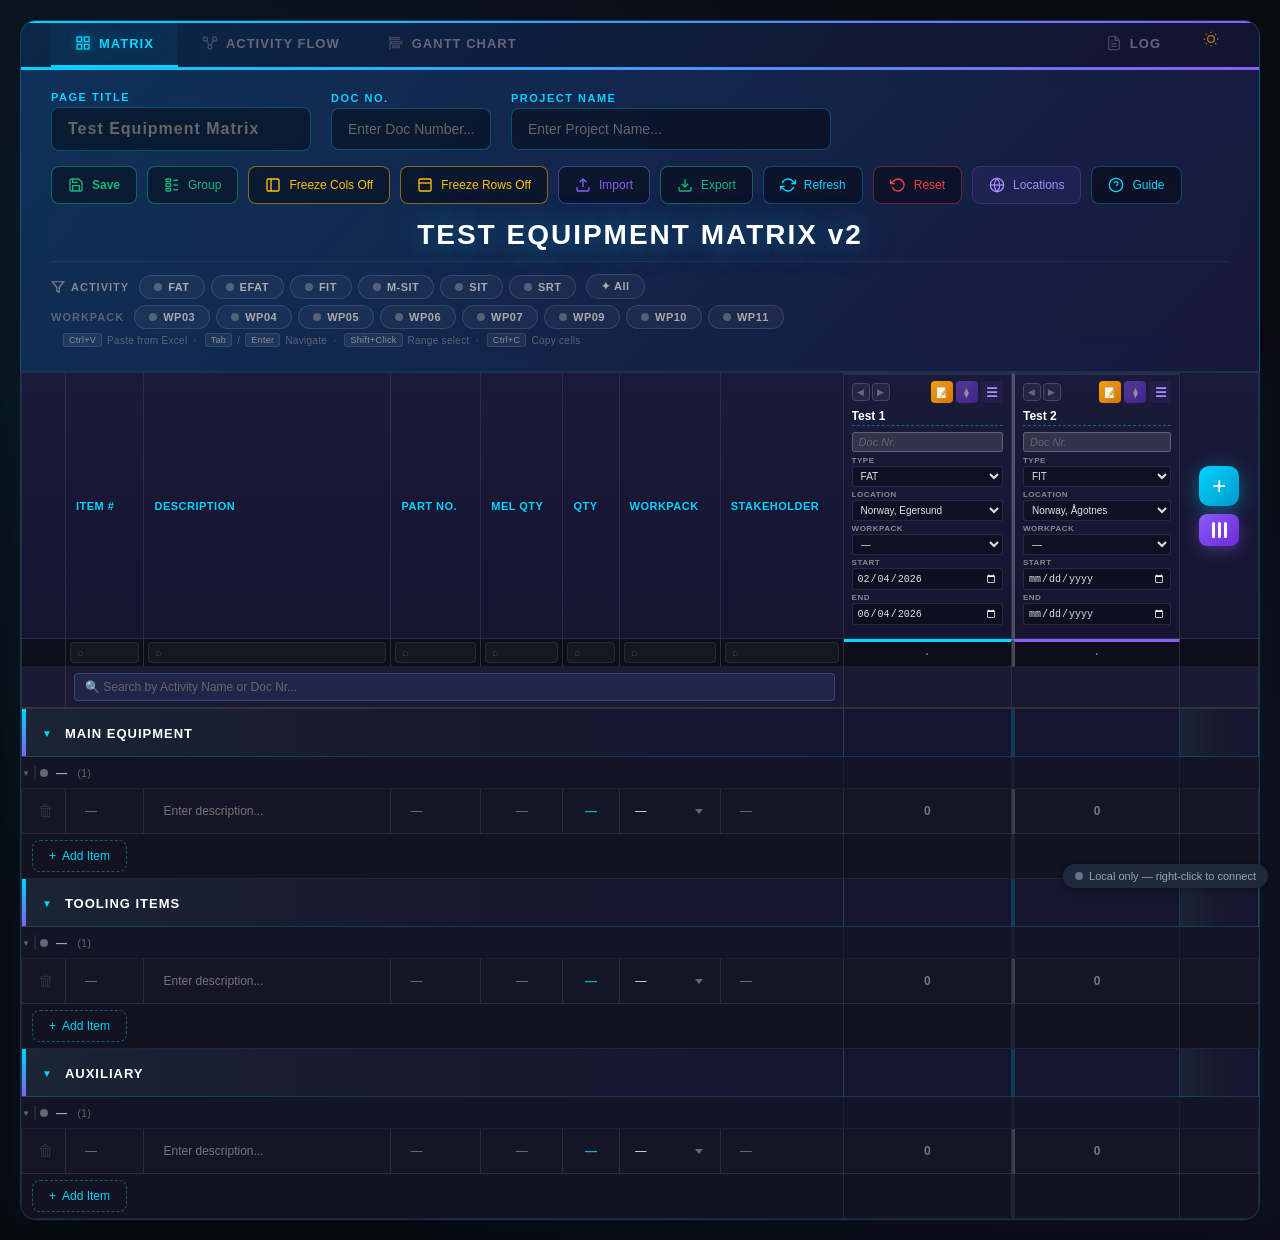
<file: index.html>
<!DOCTYPE html>
<html lang="en">
<head>
    <meta charset="UTF-8">
    <meta name="viewport" content="width=device-width, initial-scale=1.0">
    <title>Test Equipment Matrix v2</title>
    <link rel="stylesheet" href="css/nav.css">
    <link rel="stylesheet" href="css/styles.css">
    <link rel="stylesheet" href="css/theme-dark.css">
    <link rel="stylesheet" href="css/theme-light.css">
</head>
<body>
    <div class="container">
        <!-- Navigation Tabs -->
        <nav class="nav-tabs" id="navTabs">
            <!-- Rendered by nav.js -->
        </nav>

        <!-- Header -->
        <div class="matrix-header">
            <div class="header-top">
                <div class="header-title">
                    <div class="field-group page-title-group">
                        <label>Page Title</label>
                        <input type="text" id="pageTitle" placeholder="Test Equipment Matrix" style="width: 260px; font-size:16px; font-weight:700; letter-spacing:1px;" oninput="App.savePageTitle(this.value)">
                    </div>
                    <div class="field-group">
                        <label>Doc No.</label>
                        <input type="text" id="docNo" placeholder="Enter Doc Number..." style="width: 160px;">
                    </div>
                    <div class="field-group">
                        <label>Project Name</label>
                        <input type="text" id="projectName" placeholder="Enter Project Name..." style="width: 320px;">
                    </div>
                </div>
                <div class="header-actions">
                    <button class="action-btn save-btn" onclick="ExportManager.quickSave()" title="Quick Save — overwrites current files, archives old to log/">
                        <svg viewBox="0 0 24 24" fill="none" stroke="currentColor" stroke-width="2">
                            <path d="M19 21H5a2 2 0 0 1-2-2V5a2 2 0 0 1 2-2h11l5 5v11a2 2 0 0 1-2 2z"/>
                            <polyline points="17 21 17 13 7 13 7 21"/>
                            <polyline points="7 3 7 8 15 8"/>
                        </svg>
                        Save
                    </button>
                    <button class="action-btn group-btn" onclick="TestManager.groupByType()" title="Group columns by activity type">
                        <svg viewBox="0 0 24 24" fill="none" stroke="currentColor" stroke-width="2">
                            <rect x="3" y="3" width="7" height="4" rx="1"/>
                            <rect x="3" y="10" width="7" height="4" rx="1"/>
                            <rect x="3" y="17" width="7" height="4" rx="1"/>
                            <line x1="14" y1="5" x2="21" y2="5"/>
                            <line x1="14" y1="12" x2="21" y2="12"/>
                            <line x1="14" y1="19" x2="21" y2="19"/>
                        </svg>
                        Group
                    </button>
                    <button class="action-btn freeze-btn" id="freezeToggle" onclick="FreezeManager.toggle()" title="Toggle Freeze First Columns">
                        <svg viewBox="0 0 24 24" fill="none" stroke="currentColor" stroke-width="2">
                            <rect x="3" y="3" width="18" height="18" rx="2" ry="2"/>
                            <line x1="9" y1="3" x2="9" y2="21"/>
                        </svg>
                        <span id="freezeLabel">Freeze Cols Off</span>
                    </button>
                    <button class="action-btn freeze-btn" id="freezeRowsToggle" onclick="FreezeRowsManager.toggle()" title="Toggle Freeze Header Rows (incl. Test Activity description)">
                        <svg viewBox="0 0 24 24" fill="none" stroke="currentColor" stroke-width="2">
                            <rect x="3" y="3" width="18" height="18" rx="2" ry="2"/>
                            <line x1="3" y1="9" x2="21" y2="9"/>
                        </svg>
                        <span id="freezeRowsLabel">Freeze Rows Off</span>
                    </button>
                    <button class="action-btn import-project" onclick="ImportManager.openProjectModal()" title="Import Project">
                        <svg viewBox="0 0 24 24" fill="none" stroke="currentColor" stroke-width="2">
                            <path d="M21 15v4a2 2 0 0 1-2 2H5a2 2 0 0 1-2-2v-4"/>
                            <polyline points="17 8 12 3 7 8"/>
                            <line x1="12" y1="3" x2="12" y2="15"/>
                        </svg>
                        Import
                    </button>
                    <button class="action-btn export-project" onclick="ExportManager.openProjectExportModal()" title="Export Project">
                        <svg viewBox="0 0 24 24" fill="none" stroke="currentColor" stroke-width="2">
                            <path d="M21 15v4a2 2 0 0 1-2 2H5a2 2 0 0 1-2-2v-4"/>
                            <polyline points="7 10 12 15 17 10"/>
                            <line x1="12" y1="15" x2="12" y2="3"/>
                        </svg>
                        Export
                    </button>
                    <button class="action-btn refresh-btn" onclick="App.refresh()" title="Refresh">
                        <svg viewBox="0 0 24 24" fill="none" stroke="currentColor" stroke-width="2">
                            <path d="M23 4v6h-6M1 20v-6h6"/>
                            <path d="M3.51 9a9 9 0 0 1 14.85-3.36L23 10M1 14l4.64 4.36A9 9 0 0 0 20.49 15"/>
                        </svg>
                        Refresh
                    </button>
                    <button class="action-btn reset-btn" onclick="App.resetToTemplate()" title="Reset to blank template">
                        <svg viewBox="0 0 24 24" fill="none" stroke="currentColor" stroke-width="2">
                            <polyline points="1 4 1 10 7 10"/>
                            <path d="M3.51 15a9 9 0 1 0 2.13-9.36L1 10"/>
                        </svg>
                        Reset
                    </button>
                    <button class="action-btn settings-btn" onclick="SettingsManager.open()" title="Settings — Manage Locations">
                        <svg viewBox="0 0 24 24" fill="none" stroke="currentColor" stroke-width="2">
                            <circle cx="12" cy="12" r="10"/>
                            <path d="M2 12h20"/>
                            <path d="M12 2a15.3 15.3 0 0 1 4 10 15.3 15.3 0 0 1-4 10 15.3 15.3 0 0 1-4-10A15.3 15.3 0 0 1 12 2z"/>
                        </svg>
                        Locations
                    </button>
                    <button class="action-btn guide-btn" onclick="document.getElementById('guideOverlay').classList.toggle('open')" title="Quick Guide">
                        <svg viewBox="0 0 24 24" fill="none" stroke="currentColor" stroke-width="2">
                            <circle cx="12" cy="12" r="10"/>
                            <path d="M9.09 9a3 3 0 0 1 5.83 1c0 2-3 3-3 3"/>
                            <line x1="12" y1="17" x2="12.01" y2="17"/>
                        </svg>
                        Guide
                    </button>
                </div>
            </div>
            <div class="main-title">TEST EQUIPMENT MATRIX v2</div>
            <div class="paste-hint">
                <kbd>Ctrl+V</kbd> Paste from Excel &nbsp;·&nbsp;
                <kbd>Tab</kbd> / <kbd>Enter</kbd> Navigate &nbsp;·&nbsp;
                <kbd>Shift+Click</kbd> Range select &nbsp;·&nbsp;
                <kbd>Ctrl+C</kbd> Copy cells
            </div>
        </div>

        <!-- Matrix Table -->
        <div class="matrix-wrapper">
            <div class="table-scroll" id="tableScroll">
                <table class="matrix-table" id="matrixTable">
                    <thead id="tableHead">
                        <!-- Generated by JS -->
                    </thead>
                    <tbody id="tableBody">
                        <!-- Generated by JS -->
                    </tbody>
                </table>
            </div>
        </div>
    </div>

    <!-- Import Project Modal -->
    <div class="modal-overlay" id="projectImportModal">
        <div class="modal">
            <div class="modal-content">
                <h3>
                    <svg width="24" height="24" viewBox="0 0 24 24" fill="none" stroke="#8b5cf6" stroke-width="2">
                        <path d="M21 15v4a2 2 0 0 1-2 2H5a2 2 0 0 1-2-2v-4"/>
                        <polyline points="17 8 12 3 7 8"/>
                        <line x1="12" y1="3" x2="12" y2="15"/>
                    </svg>
                    Import Project
                </h3>
                <div class="file-drop-zone" id="projectDropZone" onclick="document.getElementById('projectFileInput').click()">
                    <svg viewBox="0 0 24 24" fill="none" stroke="currentColor" stroke-width="2">
                        <path d="M21 15v4a2 2 0 0 1-2 2H5a2 2 0 0 1-2-2v-4"/>
                        <polyline points="17 8 12 3 7 8"/>
                        <line x1="12" y1="3" x2="12" y2="15"/>
                    </svg>
                    <p>Drop project file here or click to browse</p>
                    <span class="formats">Supported formats: .json, .csv</span>
                </div>
                <input type="file" id="projectFileInput" class="file-input" accept=".json,.csv" onchange="ImportManager.handleProjectFile(event)">
                <div class="modal-actions">
                    <button class="modal-btn secondary" onclick="ModalManager.close('projectImportModal')">Cancel</button>
                </div>
            </div>
        </div>
    </div>

    <!-- Export Test Activity Modal -->
    <div class="modal-overlay" id="exportModal">
        <div class="modal">
            <div class="modal-content">
                <h3>
                    <svg width="24" height="24" viewBox="0 0 24 24" fill="none" stroke="#00d4ff" stroke-width="2">
                        <path d="M21 15v4a2 2 0 0 1-2 2H5a2 2 0 0 1-2-2v-4"/>
                        <polyline points="7 10 12 15 17 10"/>
                        <line x1="12" y1="15" x2="12" y2="3"/>
                    </svg>
                    Export Test Activity
                </h3>
                <div class="export-info" id="exportInfo"></div>
                <div class="export-preview" id="exportPreview"></div>
                <div class="export-format-choices" style="margin-top:12px">
                    <button class="format-choice-btn primary-choice" onclick="ExportManager.downloadTestCSV()">
                        <span class="format-icon">📊</span>
                        <span class="format-label">CSV</span>
                        <span class="format-desc">Spreadsheet-compatible</span>
                    </button>
                    <button class="format-choice-btn" onclick="ExportManager.downloadTestJSON()">
                        <span class="format-icon">{ }</span>
                        <span class="format-label">JSON</span>
                        <span class="format-desc">Structured data</span>
                    </button>
                </div>
                <div class="export-path-chooser" id="testExportPathChooser">
                    <div class="path-label">Export folder</div>
                    <div class="path-display" id="testExportPathDisplay">
                        <span class="path-text" id="testExportPathText">No folder selected</span>
                        <button class="path-btn" onclick="ExportManager.pickFolder()">Browse…</button>
                    </div>
                </div>
                <div class="modal-actions">
                    <button class="modal-btn secondary" onclick="ModalManager.close('exportModal')">Cancel</button>
                </div>
            </div>
        </div>
    </div>

    <!-- Project Export Format Modal -->
    <div class="modal-overlay" id="projectExportModal">
        <div class="modal">
            <div class="modal-content">
                <h3>
                    <svg width="24" height="24" viewBox="0 0 24 24" fill="none" stroke="#00d4ff" stroke-width="2">
                        <path d="M21 15v4a2 2 0 0 1-2 2H5a2 2 0 0 1-2-2v-4"/>
                        <polyline points="7 10 12 15 17 10"/>
                        <line x1="12" y1="15" x2="12" y2="3"/>
                    </svg>
                    Export Project
                </h3>
                <p style="color:#aab;font-size:13px;margin-bottom:16px;">
                    Files are saved to <strong style="color:#00d4ff">Export Test Matrix data / log /</strong> inside the chosen folder.
                </p>
                <div class="export-format-choices">
                    <button class="format-choice-btn primary-choice" onclick="ExportManager.exportProject()">
                        <span class="format-icon">📁</span>
                        <span class="format-label">Save All</span>
                        <span class="format-desc">Matrix + all test activity logs</span>
                    </button>
                    <button class="format-choice-btn" onclick="ExportManager.exportProjectCSV()">
                        <span class="format-icon">📊</span>
                        <span class="format-label">CSV Only</span>
                        <span class="format-desc">Full matrix as single CSV</span>
                    </button>
                    <button class="format-choice-btn" onclick="ExportManager.exportProjectJSON()">
                        <span class="format-icon">{ }</span>
                        <span class="format-label">JSON Only</span>
                        <span class="format-desc">Re-importable project data</span>
                    </button>
                </div>
                <div class="export-path-chooser" id="exportPathChooser">
                    <div class="path-label">Export folder</div>
                    <div class="path-display" id="exportPathDisplay">
                        <span class="path-text" id="exportPathText">No folder selected</span>
                        <button class="path-btn" onclick="ExportManager.pickFolder()">Browse…</button>
                    </div>
                </div>
                <div class="modal-actions">
                    <button class="modal-btn secondary" onclick="ModalManager.close('projectExportModal')">Cancel</button>
                </div>
            </div>
        </div>
    </div>

    <!-- Activity Import Modal (||| button) -->
    <div class="modal-overlay" id="activityImportModal">
        <div class="modal">
            <div class="modal-content">
                <h3>
                    <svg width="24" height="24" viewBox="0 0 24 24" fill="none" stroke="#8b5cf6" stroke-width="2">
                        <path d="M21 15v4a2 2 0 0 1-2 2H5a2 2 0 0 1-2-2v-4"/>
                        <polyline points="17 8 12 3 7 8"/>
                        <line x1="12" y1="3" x2="12" y2="15"/>
                    </svg>
                    Import Activity Columns
                </h3>
                <div class="file-drop-zone" onclick="document.getElementById('activityFileInput').click()">
                    <svg viewBox="0 0 24 24" fill="none" stroke="currentColor" stroke-width="2">
                        <path d="M21 15v4a2 2 0 0 1-2 2H5a2 2 0 0 1-2-2v-4"/>
                        <polyline points="17 8 12 3 7 8"/>
                        <line x1="12" y1="3" x2="12" y2="15"/>
                    </svg>
                    <p>Drop activity file here or click to browse</p>
                    <span class="formats">Supported: .json or .csv with columns: Name, Type, Location, Start Date, End Date</span>
                </div>
                <input type="file" id="activityFileInput" class="file-input" accept=".json,.csv" onchange="ActivityImport.handleFile(event)">
                <div class="export-preview" id="activityImportPreview">
                    <p style="color:#667;text-align:center;padding:20px;">Select a file to preview activities…</p>
                </div>
                <div class="modal-actions">
                    <button class="modal-btn secondary" onclick="ModalManager.close('activityImportModal')">Cancel</button>
                    <button class="modal-btn primary" id="activityImportConfirm" onclick="ActivityImport.confirm()" disabled>Import Activities</button>
                </div>
            </div>
        </div>
    </div>

    <!-- Guide Popup (toggled by header button) -->
    <div class="guide-overlay" id="guideOverlay" onclick="if(event.target===this)this.classList.remove('open')">
        <div class="guide-panel">
            <button class="guide-close" onclick="document.getElementById('guideOverlay').classList.remove('open')">×</button>
            <h4>Quick Guide</h4>
            <ul>
                <li>Drag column edges to resize</li>
                <li>Use <strong>◀ ▶</strong> arrows to reorder columns (same type)</li>
                <li>Click <strong>Group</strong> to sort by activity</li>
                <li>Click <strong>Refresh</strong> to auto-sort &amp; sync</li>
                <li>Click <strong>+</strong> to add new tests</li>
                <li>Click <strong>|||</strong> to import activities</li>
                <li>Click <strong>↓</strong> on test to export (JSON/CSV)</li>
                <li>Click <strong>🗑</strong> to delete rows</li>
                <li>Toggle freeze for fixed columns</li>
                <li>Use <strong>filter chips</strong> to filter by activity</li>
                <li>Click <strong>Reset</strong> to return to blank template</li>
            </ul>
        </div>
    </div>

    <!-- Add Test Activity Modal -->
    <div class="modal-overlay" id="addTestModal">
        <div class="modal" style="max-width:520px;">
            <div class="modal-content">
                <h2 class="modal-title" style="margin-bottom:16px;">Add Test Activity</h2>
                <div style="display:grid;grid-template-columns:2fr 1fr;gap:10px;margin-bottom:12px;">
                    <div class="modal-field">
                        <label>Activity Name</label>
                        <input type="text" id="addTestName" placeholder="e.g. FAT Subsea Module A" maxlength="60" onpaste="return true;">
                    </div>
                    <div class="modal-field">
                        <label>Doc Nr.</label>
                        <input type="text" id="addTestSubtitle" placeholder="e.g. DOC-001" maxlength="60" style="background: #f5f5f5;" onpaste="return true;">
                    </div>
                </div>
                <div class="modal-field">
                    <label>Type</label>
                    <select id="addTestType"></select>
                </div>
                <div style="display:grid;grid-template-columns:2fr 1fr;gap:10px;margin-bottom:12px;">
                    <div class="modal-field">
                        <label>Location</label>
                        <select id="addTestLocation"></select>
                    </div>
                    <div class="modal-field">
                        <label>Workpack</label>
                        <select id="addTestWorkpack"></select>
                    </div>
                </div>
                <div style="display:grid;grid-template-columns:1fr 1fr;gap:10px;margin-bottom:16px;">
                    <div class="modal-field">
                        <label>Start Date</label>
                        <input type="date" id="addTestStart">
                    </div>
                    <div class="modal-field">
                        <label>End Date</label>
                        <input type="date" id="addTestEnd">
                    </div>
                </div>
                <div class="modal-actions">
                    <button class="modal-btn secondary" onclick="TestManager.closeAddModal()">Cancel</button>
                    <button class="modal-btn primary" onclick="TestManager.confirmAdd()">Add Activity</button>
                </div>
            </div>
        </div>
    </div>

    <!-- Manage Activities Modal -->
    <div class="manage-overlay" id="manageOverlay">
        <div class="manage-modal">
            <div class="manage-header">
                <h3>Manage Activities</h3>
                <span class="manage-hint">Drag to reorder · Toggle to show/hide</span>
            </div>
            <div class="manage-toolbar">
                <button class="manage-action-btn" onclick="ActivityManager.groupByType()">Group by Type</button>
                <button class="manage-action-btn" onclick="ActivityManager.showAll()">Show All</button>
            </div>
            <div class="manage-list" id="manageList"></div>
            <div class="manage-footer">
                <button class="btn-cancel" onclick="ActivityManager.close()">Cancel</button>
                <button class="btn-save" onclick="ActivityManager.save()">Apply</button>
            </div>
        </div>
    </div>

    <!-- Settings Modal — Location Manager -->
    <div class="settings-overlay" id="settingsOverlay">
        <div class="settings-modal">
            <div class="settings-header">
                <h3>
                    <svg viewBox="0 0 24 24" width="18" height="18" fill="none" stroke="currentColor" stroke-width="2" style="vertical-align:-3px;margin-right:6px;">
                        <circle cx="12" cy="12" r="10"/><path d="M2 12h20"/><path d="M12 2a15.3 15.3 0 0 1 4 10 15.3 15.3 0 0 1-4 10 15.3 15.3 0 0 1-4-10A15.3 15.3 0 0 1 12 2z"/>
                    </svg>
                    Locations
                </h3>
                <button class="settings-close" onclick="SettingsManager.close()">&times;</button>
            </div>
            <div class="settings-body">
                <div class="settings-section">
                    <div class="settings-section-title">Location Manager</div>
                    <div class="settings-section-hint">Click Edit to change a location's name, color, or coordinates.</div>
                    <div class="settings-loc-list" id="settingsLocList"></div>
                    <div class="settings-add-row">
                        <input type="text" id="settingsNewLocName" placeholder="New location (e.g. UK, London)" maxlength="60">
                        <input type="color" id="settingsNewLocColor" value="#06b6d4" title="Pick color">
                        <button class="settings-add-btn" onclick="SettingsManager.addLocation()">+ Add</button>
                    </div>
                    <div class="settings-add-row" style="margin-top:6px;">
                        <input type="number" id="settingsNewLocLat" placeholder="Latitude" step="any" style="width:100px;">
                        <input type="number" id="settingsNewLocLng" placeholder="Longitude" step="any" style="width:100px;">
                        <span class="settings-coord-hint">Coordinates for world map (optional)</span>
                    </div>
                </div>
            </div>
            <div class="settings-footer">
                <button class="btn-save" onclick="SettingsManager.close()">Save &amp; Close</button>
            </div>
        </div>
    </div>

    <!-- Location Edit Popup -->
    <div class="settings-edit-overlay" id="settingsEditOverlay">
        <div class="settings-edit-popup">
            <h3 id="seditTitle">Edit Location</h3>
            <input type="hidden" id="seditOrigName">
            <div class="sedit-field">
                <label>Name</label>
                <input type="text" id="seditName" placeholder="Location name" maxlength="60" oninput="SettingsManager._updateEditPreview()">
            </div>
            <div class="sedit-field">
                <label>Color</label>
                <div class="sedit-color-row">
                    <input type="color" id="seditColor" oninput="SettingsManager._updateEditPreview()">
                    <div class="sedit-preview" id="seditPreview"></div>
                </div>
            </div>
            <div class="sedit-row">
                <div class="sedit-field">
                    <label>Latitude</label>
                    <input type="number" id="seditLat" placeholder="e.g. 59.91" step="any">
                </div>
                <div class="sedit-field">
                    <label>Longitude</label>
                    <input type="number" id="seditLng" placeholder="e.g. 10.75" step="any">
                </div>
            </div>
            <div class="sedit-actions">
                <button class="btn-cancel" onclick="SettingsManager.closeEditPopup()">Cancel</button>
                <button class="btn-save" onclick="SettingsManager.saveEditPopup()">Save</button>
            </div>
        </div>
    </div>

    <!-- Scripts - Order matters! -->
    <script src="js/storage.js"></script>
    <script src="js/undo.js"></script>
    <script src="js/sync-config.js"></script>
    <script src="js/sync.js"></script>
    <script src="js/nav.js"></script>
    <script src="js/data.js"></script>
    <script src="js/modals.js"></script>
    <script src="js/render.js"></script>
    <script src="js/sections.js"></script>
    <script src="js/tests.js"></script>
    <script src="js/dragdrop.js"></script>
    <script src="js/scroll-chain.js"></script>
    <script src="js/export.js"></script>
    <script src="js/import.js"></script>
    <script src="js/activity-import.js"></script>
    <script src="js/freeze.js"></script>
    <script src="js/freeze-rows.js"></script>
    <script src="js/filter.js"></script>
    <script src="js/resize.js"></script>
    <script src="js/refresh.js"></script>
    <script src="js/manage.js"></script>
    <script src="js/activity-details.js"></script>
    <script src="js/clipboard.js"></script>
    <script src="js/settings.js"></script>
    <script src="js/app.js"></script>
</body>
</html>
</file>
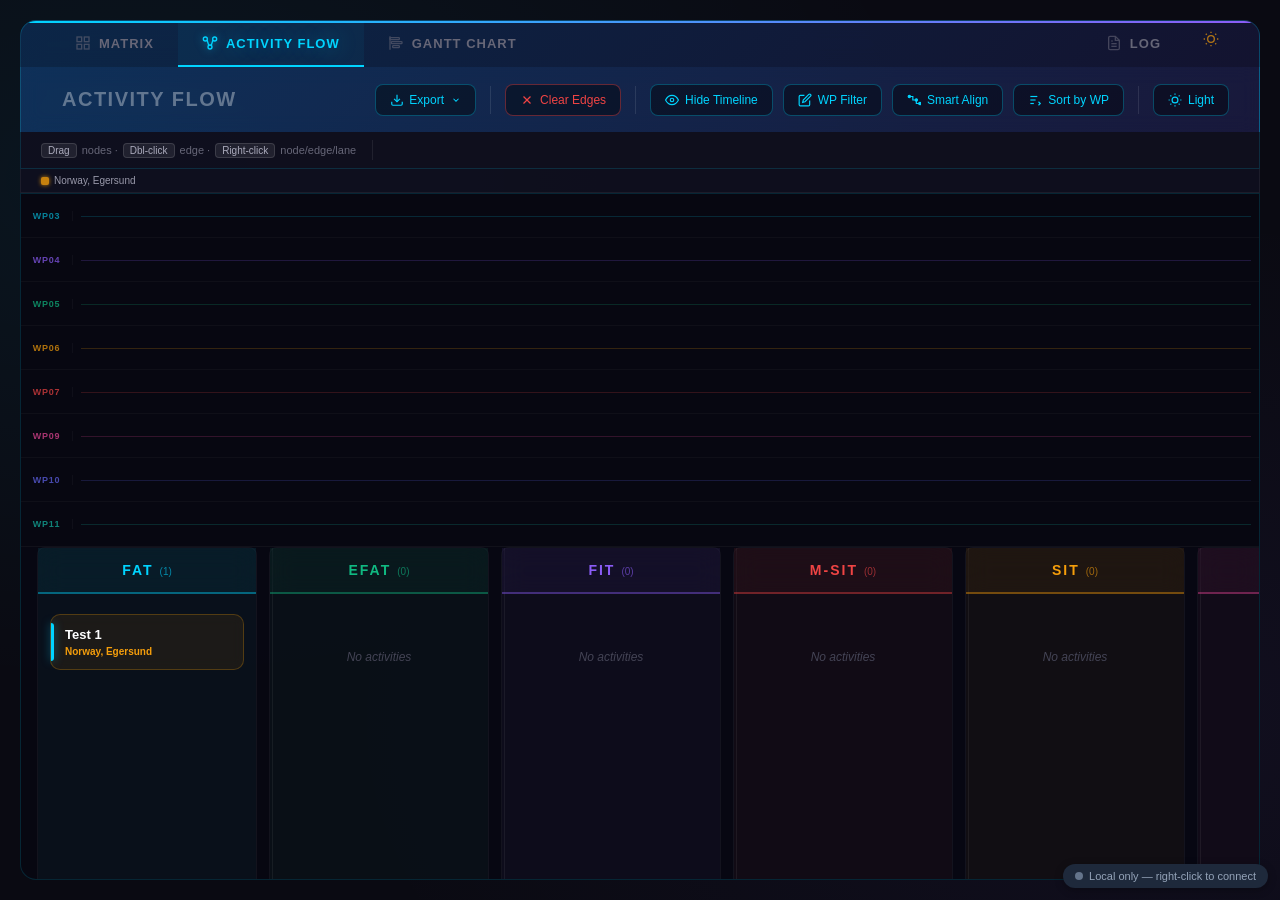
<file: flow.html>
<!DOCTYPE html>
<html lang="en">
<head>
    <meta charset="UTF-8">
    <meta name="viewport" content="width=device-width, initial-scale=1.0">
    <title>Activity Flow - Test Equipment Matrix</title>
    <link rel="stylesheet" href="css/nav.css">
    <link rel="stylesheet" href="css/flow.css">
    <link rel="stylesheet" href="css/theme-dark.css">
    <link rel="stylesheet" href="css/theme-light.css">
</head>
<body>
    <div class="container">
        <!-- Navigation Tabs -->
        <nav class="nav-tabs" id="navTabs">
            <!-- Rendered by nav.js -->
        </nav>

        <!-- Flow Header -->
        <div class="flow-header">
            <div class="flow-header-left">
                <div class="flow-title">
                    <input type="text" id="flowPageTitle" class="flow-title-input" placeholder="Activity Flow" oninput="FlowApp.savePageTitle(this.value)">
                </div>
            </div>
            <div class="flow-header-right">
                <!-- Export Dropdown -->
                <div class="export-dropdown-wrap">
                    <button class="action-btn export-btn" onclick="FlowExport.toggleDropdown()" title="Export flow diagram">
                        <svg viewBox="0 0 24 24" fill="none" stroke="currentColor" stroke-width="2">
                            <path d="M21 15v4a2 2 0 01-2 2H5a2 2 0 01-2-2v-4"/>
                            <polyline points="7 10 12 15 17 10"/>
                            <line x1="12" y1="15" x2="12" y2="3"/>
                        </svg>
                        Export
                        <svg class="export-chevron" viewBox="0 0 24 24" width="10" height="10" fill="none" stroke="currentColor" stroke-width="2.5">
                            <polyline points="6 9 12 15 18 9"/>
                        </svg>
                    </button>
                    <div class="export-dropdown" id="exportDropdown">
                        <div class="export-dropdown-header">Export Current View</div>
                        <div class="export-dropdown-item" onclick="FlowExport.exportPPTX()">
                            <span class="export-icon">📊</span>
                            <span class="export-label">PowerPoint (.pptx)</span>
                            <span class="export-hint">Slides with diagram + tables</span>
                        </div>
                        <div class="export-dropdown-item" onclick="FlowExport.exportPDF()">
                            <span class="export-icon">📄</span>
                            <span class="export-label">PDF Document (.pdf)</span>
                            <span class="export-hint">Print-ready layout</span>
                        </div>
                        <div class="export-dropdown-divider"></div>
                        <div class="export-dropdown-item" onclick="FlowExport.exportPNG()">
                            <span class="export-icon">🖼️</span>
                            <span class="export-label">PNG Image (.png)</span>
                            <span class="export-hint">High-res screenshot</span>
                        </div>
                        <div class="export-dropdown-item" onclick="FlowExport.exportSVG()">
                            <span class="export-icon">✏️</span>
                            <span class="export-label">SVG Vector (.svg)</span>
                            <span class="export-hint">Edges &amp; nodes as vectors</span>
                        </div>
                        <div class="export-dropdown-divider"></div>
                        <div class="export-dropdown-item" onclick="FlowExport.exportJSON()">
                            <span class="export-icon">📋</span>
                            <span class="export-label">JSON Data (.json)</span>
                            <span class="export-hint">Raw flow data for re-import</span>
                        </div>
                    </div>
                </div>
                <div class="header-divider"></div>
                <button class="action-btn danger" onclick="FlowApp.clearAllEdges()" title="Clear All Edges">
                    <svg viewBox="0 0 24 24" fill="none" stroke="currentColor" stroke-width="2">
                        <line x1="18" y1="6" x2="6" y2="18"/>
                        <line x1="6" y1="6" x2="18" y2="18"/>
                    </svg>
                    Clear Edges
                </button>
                <div class="header-divider"></div>
                <button class="action-btn" id="tlToggleBtn" onclick="FlowTimeline.toggle()" title="Toggle milestone timeline">
                    <svg viewBox="0 0 24 24" width="12" height="12" fill="none" stroke="currentColor" stroke-width="2"><path d="M1 12s4-8 11-8 11 8 11 8-4 8-11 8-11-8-11-8z"/><circle cx="12" cy="12" r="3"/></svg>
                    <span>Hide Timeline</span>
                </button>
                <button class="action-btn" onclick="FlowTimeline.openWpPanel()" title="Choose which WP rows to show">
                    <svg viewBox="0 0 24 24" width="12" height="12" fill="none" stroke="currentColor" stroke-width="2"><path d="M11 4H4a2 2 0 00-2 2v14a2 2 0 002 2h14a2 2 0 002-2v-7"/><path d="M18.5 2.5a2.121 2.121 0 013 3L12 15l-4 1 1-4 9.5-9.5z"/></svg>
                    <span>WP Filter</span>
                </button>
                <button class="action-btn" onclick="FlowNodes.smartAlign()" title="Smart align">
                    <svg viewBox="0 0 24 24" fill="none" stroke="currentColor" stroke-width="2">
                        <polyline points="4,6 10,6 10,12 16,12 16,18 22,18"/>
                        <circle cx="4" cy="6" r="2" fill="currentColor"/>
                        <circle cx="16" cy="12" r="2" fill="currentColor"/>
                        <circle cx="22" cy="18" r="2" fill="currentColor"/>
                    </svg>
                    Smart Align
                </button>
                <button class="action-btn" onclick="FlowNodes.sortByWorkpack()" title="Sort nodes by workpack (WP03, WP04, ...)">
                    <svg viewBox="0 0 24 24" fill="none" stroke="currentColor" stroke-width="2">
                        <line x1="4" y1="6" x2="16" y2="6"/>
                        <line x1="4" y1="12" x2="13" y2="12"/>
                        <line x1="4" y1="18" x2="10" y2="18"/>
                        <polyline points="18 15 21 18 18 21"/>
                    </svg>
                    Sort by WP
                </button>
                <div class="header-divider"></div>
                <button class="action-btn" id="lightModeBtn" onclick="FlowApp.toggleLightMode()" title="Toggle light/dark background">
                    <svg viewBox="0 0 24 24" width="12" height="12" fill="none" stroke="currentColor" stroke-width="2">
                        <circle cx="12" cy="12" r="5"/>
                        <line x1="12" y1="1" x2="12" y2="3"/>
                        <line x1="12" y1="21" x2="12" y2="23"/>
                        <line x1="4.22" y1="4.22" x2="5.64" y2="5.64"/>
                        <line x1="18.36" y1="18.36" x2="19.78" y2="19.78"/>
                        <line x1="1" y1="12" x2="3" y2="12"/>
                        <line x1="21" y1="12" x2="23" y2="12"/>
                        <line x1="4.22" y1="19.78" x2="5.64" y2="18.36"/>
                        <line x1="18.36" y1="5.64" x2="19.78" y2="4.22"/>
                    </svg>
                    <span id="lightModeLabel">Light</span>
                </button>
            </div>
        </div>

        <!-- WP Filter Bar (chip-based) -->
        <div class="flow-filter-bar" id="flowFilterBar"></div>

        <!-- Toolbar -->
        <div class="flow-toolbar">
            <div class="toolbar-hint">
                <kbd>Drag</kbd> nodes · <kbd>Dbl-click</kbd> edge · <kbd>Right-click</kbd> node/edge/lane
            </div>
            <div class="toolbar-divider"></div>
            <div class="edge-mode-indicator" id="edgeModeIndicator">
                <svg viewBox="0 0 24 24" width="14" height="14" fill="none" stroke="currentColor" stroke-width="2">
                    <circle cx="12" cy="12" r="10"/>
                    <line x1="12" y1="8" x2="12" y2="12"/>
                    <line x1="12" y1="16" x2="12.01" y2="16"/>
                </svg>
                Drawing edge... click target node or press Esc
            </div>
        </div>

        <!-- Location Legend — auto-generated from DataModel.locations -->
        <div class="location-legend" id="locationLegend">
            <span class="legend-label">Locations:</span>
        </div>

        <!-- Canvas Area -->
        <div class="flow-canvas-wrapper" id="flowCanvasWrapper">
            <!-- Timeline strip — static container, only milestones update -->
            <div class="timeline-strip" id="timelineStrip"></div>
            <div class="flow-canvas" id="flowCanvas">
                <!-- Lanes and nodes rendered by JS -->
            </div>
        </div>
    </div>

    <!-- Context Menu (for edges) -->
    <div class="context-menu" id="contextMenu">
        <div class="context-menu-item" onclick="FlowEdges.editLabel(FlowEdges.activeEdgeId)">
            ✏️ Edit Details
        </div>
        <div class="context-menu-item" onclick="FlowEdges.resetEdgePorts(FlowEdges.activeEdgeId)">
            🔄 Reset Line Ports
        </div>
        <div class="context-menu-divider"></div>
        <div class="context-menu-item danger" onclick="FlowEdges.deleteActiveEdge()">
            🗑 Delete Connection
        </div>
    </div>

    <!-- Context Menu (for canvas right-click) -->
    <div class="context-menu" id="canvasContextMenu">
        <div class="context-menu-item" onclick="FlowApp.openAddActivityModal()">
            ➕ Add New Activity
        </div>
        <div class="context-menu-divider"></div>
        <div class="context-menu-item" onclick="FlowNodes.sortByWorkpack(); document.getElementById('canvasContextMenu').classList.remove('active');">
            📦 Sort by Workpack
        </div>
        <div class="context-menu-item" onclick="FlowNodes.smartAlign(); document.getElementById('canvasContextMenu').classList.remove('active');">
            ⚡ Smart Align
        </div>
    </div>

    <!-- Add Activity Modal -->
    <div class="label-modal-overlay" id="addActivityOverlay">
        <div class="add-activity-modal">
            <h3>New Activity</h3>
            <div class="aa-form-group">
                <label>Name</label>
                <input type="text" id="aaName" placeholder="Activity name..." maxlength="60">
            </div>
            <div class="aa-form-row">
                <div class="aa-form-group">
                    <label>Location</label>
                    <select id="aaLocation"></select>
                </div>
                <div class="aa-form-group">
                    <label>Type</label>
                    <select id="aaType"></select>
                </div>
            </div>
            <div class="aa-form-group">
                <label>Workpack</label>
                <select id="aaWorkpack"></select>
            </div>
            <div class="label-modal-actions">
                <button class="btn-cancel" onclick="FlowApp.closeAddActivityModal()">Cancel</button>
                <button class="btn-save" onclick="FlowApp.addActivityFromModal()">Add</button>
            </div>
        </div>
    </div>

    <!-- Edge Detail Modal -->
    <div class="label-modal-overlay" id="labelModalOverlay">
        <div class="label-modal edge-detail-modal">
            <h3>Connection Details</h3>
            <div class="edge-modal-section">
                <label class="edge-modal-label">Label</label>
                <input type="text" id="labelInput" placeholder="Enter label (optional)..." maxlength="60">
            </div>
            <div class="edge-modal-section" id="edgeEquipmentSection">
                <label class="edge-modal-label">Equipment Transfer</label>
                <div class="edge-eq-hint">Select items transferring between activities</div>
                <div class="edge-eq-list" id="edgeEquipmentList"></div>
            </div>
            <div class="label-modal-actions">
                <button class="btn-cancel" onclick="FlowEdges.closeLabelModal()">Cancel</button>
                <button class="btn-save" onclick="FlowEdges.saveLabel()">Save</button>
            </div>
        </div>
    </div>

    <!-- Context Menu (for nodes) -->
    <div class="context-menu" id="nodeContextMenu">
        <!-- Populated dynamically by FlowNodes on right-click -->
    </div>

    <!-- Node Detail Modal -->
    <div class="label-modal-overlay" id="detailModalOverlay">
        <div class="detail-modal">
            <!-- Compact header -->
            <div class="detail-header-edit">
                <div class="detail-field-row">
                    <div class="detail-field" style="flex:3">
                        <label>Name</label>
                        <input type="text" id="detailNameInput" placeholder="Activity name..." maxlength="60">
                    </div>
                    <div class="detail-field" style="flex:1">
                        <label>Type</label>
                        <select id="detailTypeSelect"></select>
                    </div>
                    <div class="detail-field" style="flex:2">
                        <label>Location</label>
                        <select id="detailLocationSelect"></select>
                    </div>
                    <div class="detail-field" style="flex:1">
                        <label>Workpack</label>
                        <select id="detailWorkpackSelect"></select>
                    </div>
                </div>
                <div class="detail-meta" id="detailNodeMeta"></div>
            </div>

            <!-- Two-column body: editors left, equipment right -->
            <div class="detail-body-columns">
                <div class="detail-editors">
                    <div class="detail-section-label">Overview</div>
                    <div class="wysiwyg-wrap">
                        <div class="wysiwyg-toolbar" id="overviewToolbar">
                            <button type="button" class="wysiwyg-btn" data-cmd="bold" title="Bold"><b>B</b></button>
                            <button type="button" class="wysiwyg-btn" data-cmd="italic" title="Italic"><i>I</i></button>
                            <button type="button" class="wysiwyg-btn" data-cmd="underline" title="Underline"><u>U</u></button>
                            <span class="wysiwyg-sep"></span>
                            <button type="button" class="wysiwyg-btn" data-cmd="insertUnorderedList" title="Bullet list">⦁</button>
                        </div>
                        <div class="wysiwyg-editor" id="detailOverview" contenteditable="true"
                             data-placeholder="Brief overview of this test activity..."></div>
                    </div>

                    <div class="detail-section-label">
                        Scope &amp; Notes
                        <span class="detail-hint">Toolbar or type * for bullets · Tab to indent</span>
                    </div>
                    <div class="wysiwyg-wrap">
                        <div class="wysiwyg-toolbar" id="notesToolbar">
                            <button type="button" class="wysiwyg-btn" data-cmd="bold" title="Bold"><b>B</b></button>
                            <button type="button" class="wysiwyg-btn" data-cmd="italic" title="Italic"><i>I</i></button>
                            <button type="button" class="wysiwyg-btn" data-cmd="underline" title="Underline"><u>U</u></button>
                            <span class="wysiwyg-sep"></span>
                            <button type="button" class="wysiwyg-btn" data-cmd="insertUnorderedList" title="Bullet list">⦁</button>
                            <button type="button" class="wysiwyg-btn" data-cmd="indent" title="Indent (sub-item)">→</button>
                            <button type="button" class="wysiwyg-btn" data-cmd="outdent" title="Outdent">←</button>
                        </div>
                        <div class="wysiwyg-editor wysiwyg-notes" id="detailNotes" contenteditable="true"
                             data-placeholder="Scope, notes, bullet points..."></div>
                    </div>
                </div>

                <div class="detail-equipment-panel">
                    <div class="detail-section-label">Equipment Items</div>
                    <div class="detail-equipment-list" id="detailEquipmentList">
                        <div class="detail-empty">Loading...</div>
                    </div>
                    <div class="detail-section-label" style="margin-top:14px;">
                        Attachments
                        <button class="detail-attach-btn" onclick="FlowDetails.addAttachment()" title="Attach a file">
                            <svg viewBox="0 0 24 24" width="13" height="13" fill="none" stroke="currentColor" stroke-width="2"><path d="M21.44 11.05l-9.19 9.19a6 6 0 01-8.49-8.49l9.19-9.19a4 4 0 015.66 5.66l-9.2 9.19a2 2 0 01-2.83-2.83l8.49-8.48"/></svg>
                            Add
                        </button>
                    </div>
                    <div class="detail-attachments-list" id="detailAttachmentsList">
                        <div class="detail-empty">No files attached</div>
                    </div>
                    <input type="file" id="detailFileInput" style="display:none" multiple onchange="FlowDetails._onFilesSelected(this)">
                </div>
            </div>

            <div class="label-modal-actions">
                <button class="btn-cancel" onclick="FlowDetails.close()">Cancel</button>
                <button class="btn-save" onclick="FlowDetails.save()">Save</button>
            </div>
        </div>
    </div>

    <!-- WP Visibility Panel (Flow) -->
    <div class="flow-wp-panel-overlay" id="flowWpPanelOverlay">
        <div class="flow-wp-panel">
            <div class="flow-wp-panel-header">
                <h3>Timeline WP Visibility</h3>
                <button class="flow-wp-panel-close" onclick="FlowTimeline.closeWpPanel()">&times;</button>
            </div>
            <div class="flow-wp-panel-hint">Toggle which Work Package rows appear in the milestone timeline.</div>
            <div class="flow-wp-panel-list" id="flowWpPanelList"></div>
            <div class="flow-wp-panel-actions">
                <button class="btn-cancel" onclick="FlowTimeline.wpPanelShowAll()">Show All</button>
                <button class="btn-cancel" onclick="FlowTimeline.wpPanelHideAll()">Hide All</button>
                <button class="btn-save" onclick="FlowTimeline.closeWpPanel()">Done</button>
            </div>
        </div>
    </div>

    <!-- Milestone Edit Modal -->
    <div class="label-modal-overlay" id="milestoneModalOverlay">
        <div class="milestone-modal">
            <h3>Milestone</h3>
            <div class="ms-form-row">
                <div class="ms-form-group" style="flex:2">
                    <label>Title</label>
                    <input type="text" id="msTextInput" placeholder="Milestone label..." maxlength="60">
                </div>
                <div class="ms-form-group" style="flex:1">
                    <label>Date (dd.mm.yy)</label>
                    <input type="text" id="msDateInput" placeholder="01.03.26" maxlength="10">
                </div>
                <div class="ms-form-group" style="flex:0.8">
                    <label>Work Package</label>
                    <select id="msWpSelect"></select>
                </div>
            </div>
            <div class="ms-form-row">
                <div class="ms-form-group">
                    <label>Shape</label>
                    <div class="ms-shape-picker" id="msShapePicker">
                        <button class="ms-shape-btn active" data-shape="circle" title="Circle">
                            <svg width="16" height="16"><circle cx="8" cy="8" r="6" fill="currentColor"/></svg>
                        </button>
                        <button class="ms-shape-btn" data-shape="square" title="Square">
                            <svg width="16" height="16"><rect x="2" y="2" width="12" height="12" rx="1" fill="currentColor"/></svg>
                        </button>
                        <button class="ms-shape-btn" data-shape="triangle" title="Triangle">
                            <svg width="16" height="16"><polygon points="8,1 15,14 1,14" fill="currentColor"/></svg>
                        </button>
                        <button class="ms-shape-btn" data-shape="diamond" title="Diamond">
                            <svg width="16" height="16"><polygon points="8,1 15,8 8,15 1,8" fill="currentColor"/></svg>
                        </button>
                    </div>
                </div>
                <div class="ms-form-group">
                    <label>Size</label>
                    <div class="ms-size-picker" id="msSizePicker">
                        <button class="ms-size-btn" data-size="small" title="Small">S</button>
                        <button class="ms-size-btn active" data-size="medium" title="Large">L</button>
                        <button class="ms-size-btn" data-size="large" title="Extra Large">XL</button>
                    </div>
                </div>
                <div class="ms-form-group">
                    <label>Color</label>
                    <div class="ms-color-picker" id="msColorPicker">
                        <button class="ms-color-btn" data-color="#ffffff" style="background:#ffffff" title="White"></button>
                        <button class="ms-color-btn" data-color="#00d4ff" style="background:#00d4ff" title="Cyan"></button>
                        <button class="ms-color-btn" data-color="#8b5cf6" style="background:#8b5cf6" title="Purple"></button>
                        <button class="ms-color-btn" data-color="#10b981" style="background:#10b981" title="Green"></button>
                        <button class="ms-color-btn" data-color="#f59e0b" style="background:#f59e0b" title="Amber"></button>
                        <button class="ms-color-btn" data-color="#ef4444" style="background:#ef4444" title="Red"></button>
                        <button class="ms-color-btn" data-color="#ec4899" style="background:#ec4899" title="Pink"></button>
                    </div>
                </div>
            </div>
            <div class="ms-preview" id="msPreview"></div>
            <div class="label-modal-actions">
                <button class="btn-cancel ms-delete-btn" id="msDeleteBtn" onclick="FlowTimeline.deleteFromModal()" style="margin-right:auto">Delete</button>
                <button class="btn-cancel" onclick="FlowTimeline.closeModal()">Cancel</button>
                <button class="btn-save" onclick="FlowTimeline.saveModal()">Save</button>
            </div>
        </div>
    </div>

    <!-- Manage Activities Modal -->
    <div class="manage-overlay" id="manageOverlay">
        <div class="manage-modal">
            <div class="manage-header">
                <h3>Manage Activities</h3>
                <span class="manage-hint">Drag to reorder · Toggle to show/hide</span>
            </div>
            <div class="manage-toolbar">
                <button class="manage-action-btn" onclick="ActivityManager.groupByType()">Group by Type</button>
                <button class="manage-action-btn" onclick="ActivityManager.showAll()">Show All</button>
            </div>
            <div class="manage-list" id="manageList"></div>
            <div class="manage-footer">
                <button class="btn-cancel" onclick="ActivityManager.close()">Cancel</button>
                <button class="btn-save" onclick="ActivityManager.save()">Apply</button>
            </div>
        </div>
    </div>

    <!-- Scripts - Order matters! -->
    <script src="js/storage.js"></script>
    <script src="js/sync-config.js"></script>
    <script src="js/sync.js"></script>
    <script src="js/nav.js"></script>
    <script src="js/data.js"></script>
    <script src="js/flow-data.js"></script>
    <script src="js/flow-lanes.js"></script>
    <script src="js/flow-nodes.js"></script>
    <script src="js/flow-edges.js"></script>
    <script src="js/flow-drag.js"></script>
    <script src="js/flow-details.js"></script>
    <script src="js/flow-timeline.js"></script>
    <script src="js/manage.js"></script>
    <script src="js/undo.js"></script>
    <script src="js/settings.js"></script>
    <!-- Export libraries (bundled locally for offline use) -->
    <script src="js/lib/html2canvas.min.js"></script>
    <script src="js/lib/jspdf.umd.js"></script>
    <script src="js/lib/pptxgen.bundle.js"></script>
    <script src="js/flow-export.js"></script>
    <script src="js/flow-app.js"></script>
</body>
</html>
</file>
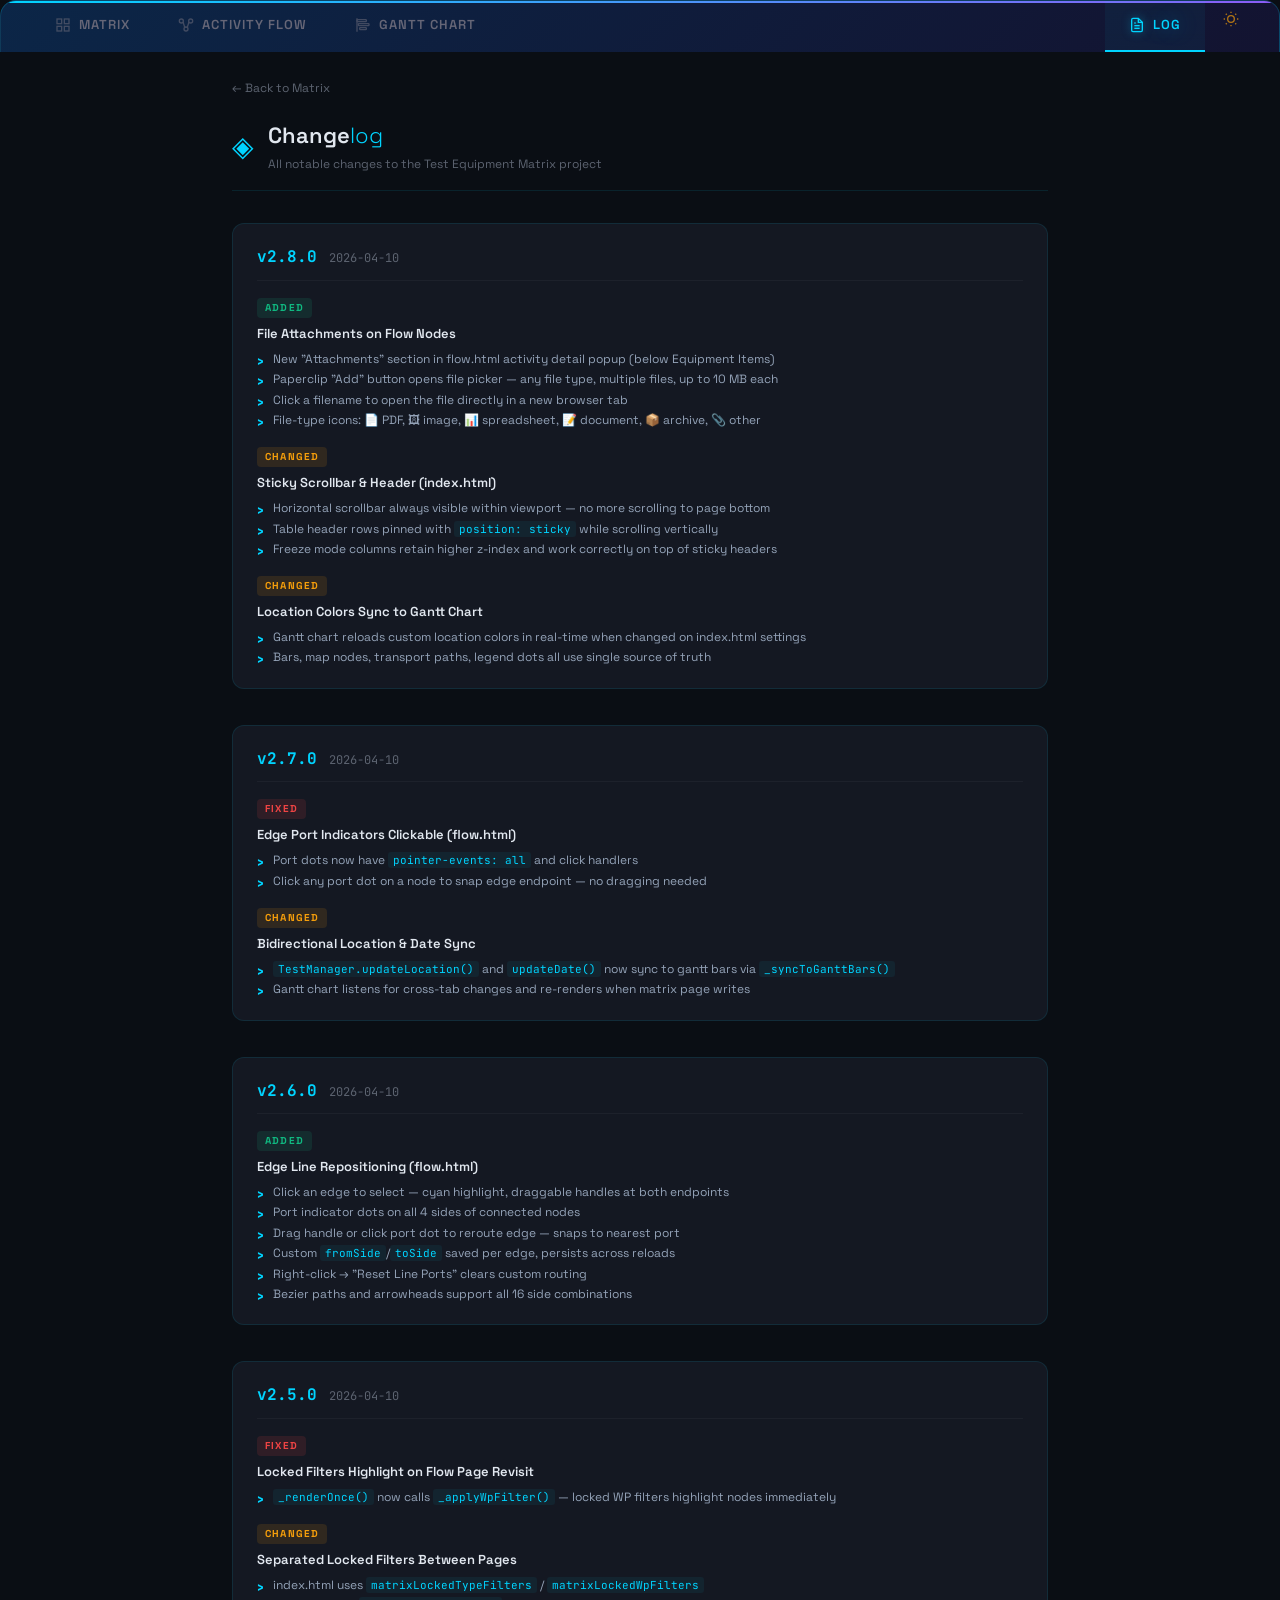
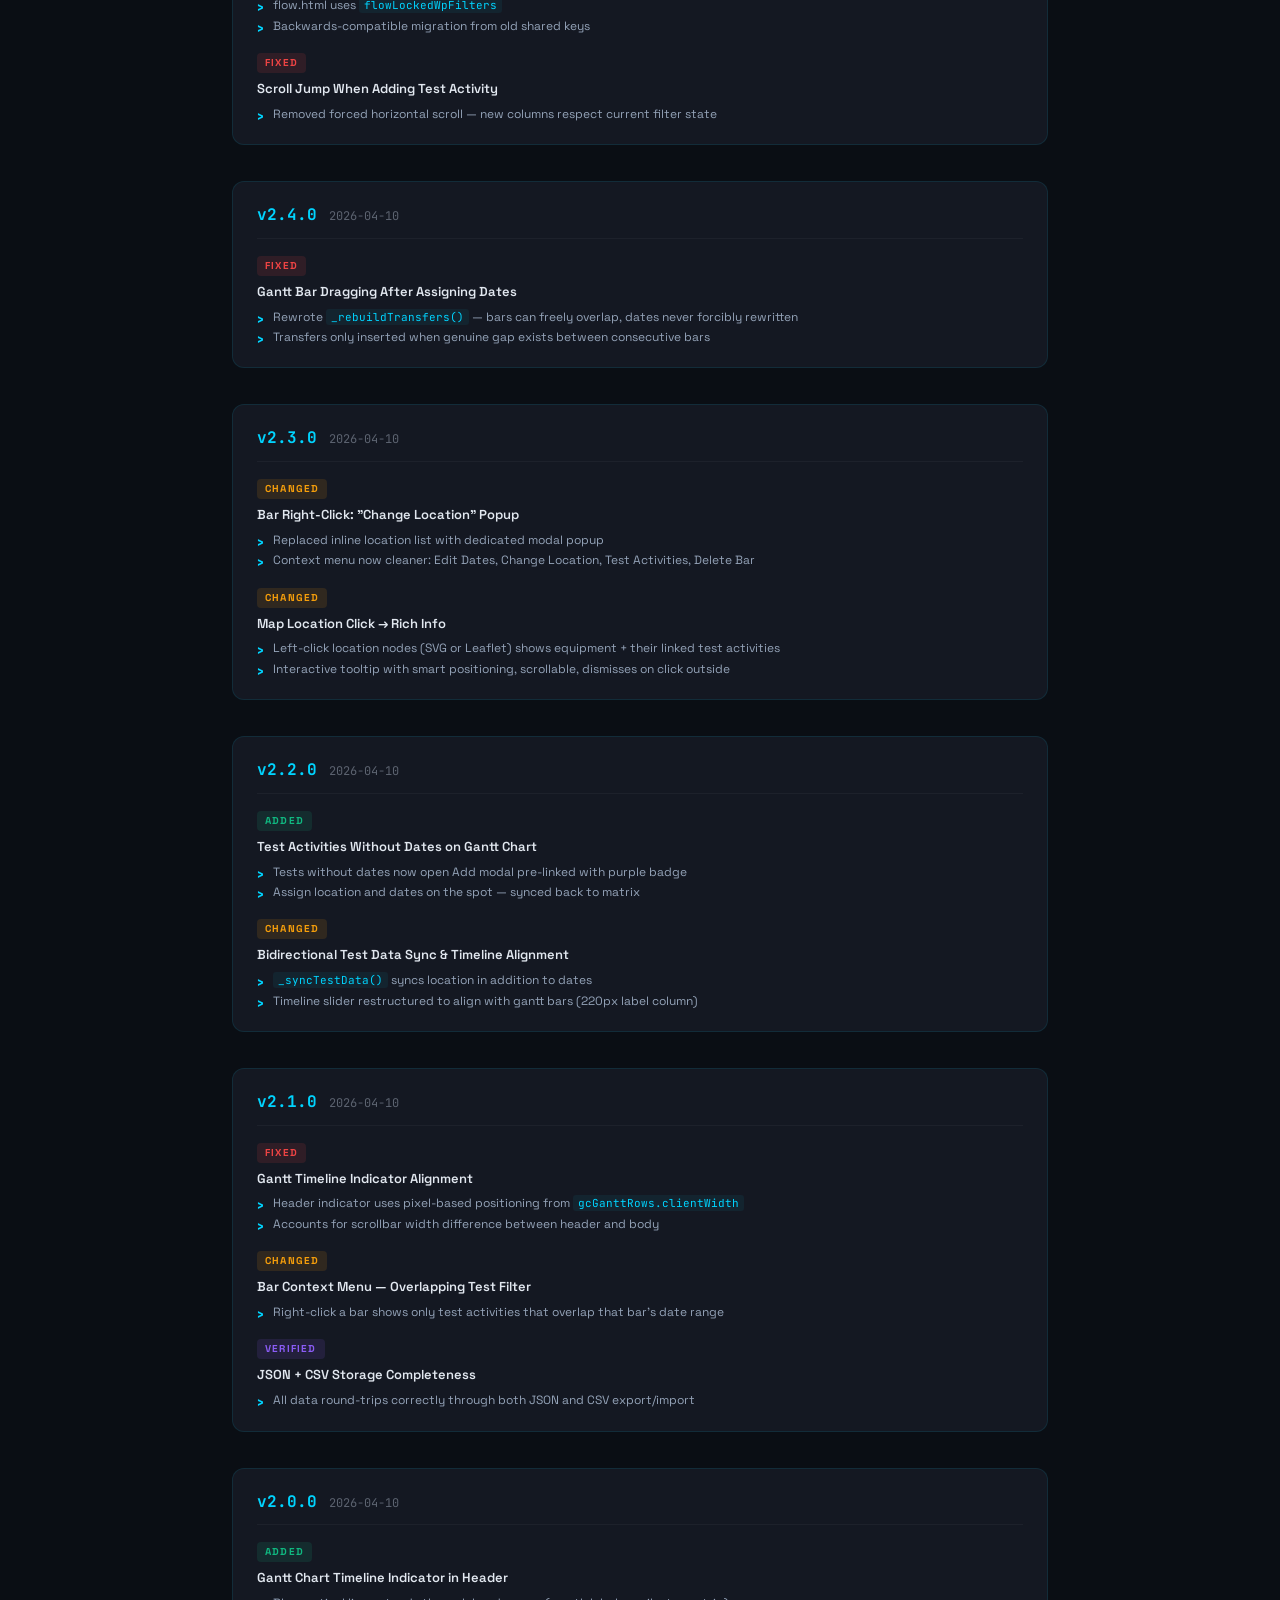
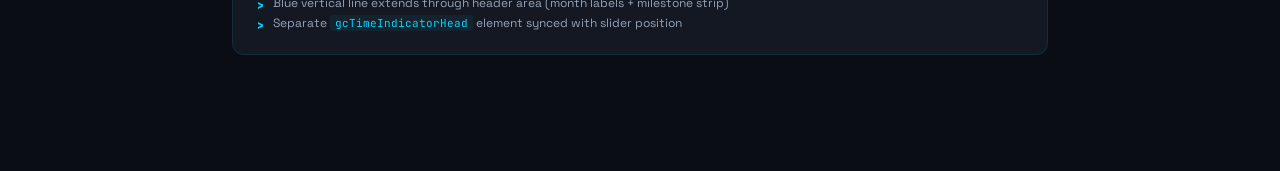
<file: log/changelog.html>
<!DOCTYPE html>
<html lang="en">
<head>
    <meta charset="UTF-8">
    <meta name="viewport" content="width=device-width, initial-scale=1.0">
    <title>Changelog — Test Equipment Matrix</title>
    <link href="https://fonts.googleapis.com/css2?family=JetBrains+Mono:wght@300;400;500;600;700&family=Space+Grotesk:wght@300;400;500;600;700&display=swap" rel="stylesheet">
    <link rel="stylesheet" href="../css/nav.css">
    <link rel="stylesheet" href="../css/theme-dark.css">
    <link rel="stylesheet" href="../css/theme-light.css">
    <style>
        :root {
            --bg: #0a0e14;
            --surface: #141822;
            --border: rgba(0,217,255,0.1);
            --cyan: #00d4ff;
            --text: #e2e8f0;
            --muted: #5c6370;
            --green: #10b981;
            --amber: #f59e0b;
            --red: #ef4444;
            --purple: #8b5cf6;
        }
        * { margin: 0; padding: 0; box-sizing: border-box; }
        body {
            background: var(--bg); color: var(--text);
            font-family: 'Space Grotesk', sans-serif; font-size: 14px;
            line-height: 1.6; min-height: 100vh;
        }
        .container { max-width: 880px; margin: 0 auto; padding: 24px 32px 80px; }
        .page-header {
            display: flex; align-items: center; gap: 14px;
            margin-bottom: 32px; padding-bottom: 16px;
            border-bottom: 1px solid var(--border);
        }
        .page-header .icon { font-size: 28px; color: var(--cyan); }
        .page-header h1 {
            font-size: 22px; font-weight: 600; color: var(--text);
            font-family: 'Space Grotesk', sans-serif;
        }
        .page-header h1 span { color: var(--cyan); font-weight: 300; }
        .page-header .subtitle { color: var(--muted); font-size: 12px; margin-top: 2px; }

        .version-block {
            margin-bottom: 36px; padding: 20px 24px;
            background: var(--surface); border: 1px solid var(--border);
            border-radius: 12px;
        }
        .version-header {
            display: flex; align-items: baseline; gap: 12px;
            margin-bottom: 14px; padding-bottom: 10px;
            border-bottom: 1px solid rgba(255,255,255,0.04);
        }
        .version-tag {
            font-family: 'JetBrains Mono', monospace; font-size: 16px;
            font-weight: 700; color: var(--cyan);
        }
        .version-date {
            font-family: 'JetBrains Mono', monospace; font-size: 12px;
            color: var(--muted);
        }

        .change-group { margin-bottom: 14px; }
        .change-group:last-child { margin-bottom: 0; }
        .change-type {
            font-size: 10px; font-weight: 700; text-transform: uppercase;
            letter-spacing: 1.2px; padding: 2px 8px; border-radius: 4px;
            display: inline-block; margin-bottom: 6px;
        }
        .change-type.added { background: rgba(16,185,129,0.12); color: var(--green); }
        .change-type.changed { background: rgba(245,158,11,0.12); color: var(--amber); }
        .change-type.fixed { background: rgba(239,68,68,0.12); color: var(--red); }
        .change-type.verified { background: rgba(139,92,246,0.12); color: var(--purple); }

        .change-title {
            font-size: 13px; font-weight: 600; color: var(--text);
            margin-bottom: 4px;
        }
        .change-items { list-style: none; padding: 0; }
        .change-items li {
            position: relative; padding-left: 16px; font-size: 12px;
            color: #94a3b8; line-height: 1.7;
        }
        .change-items li::before {
            content: '›'; position: absolute; left: 0; color: var(--cyan);
            font-weight: 700; font-size: 14px;
        }
        .change-items code {
            font-family: 'JetBrains Mono', monospace; font-size: 11px;
            background: rgba(0,212,255,0.06); padding: 1px 5px;
            border-radius: 3px; color: var(--cyan);
        }

        .back-link {
            display: inline-flex; align-items: center; gap: 6px;
            color: var(--muted); font-size: 12px; text-decoration: none;
            margin-bottom: 20px; transition: color 0.15s;
        }
        .back-link:hover { color: var(--cyan); }

        @media (max-width: 640px) {
            .container { padding: 16px; }
            .version-block { padding: 14px 16px; }
        }
    </style>
</head>
<body>
    <nav class="nav-tabs" id="navTabs"></nav>
    <div class="container">
        <a href="../index.html" class="back-link">← Back to Matrix</a>

        <div class="page-header">
            <span class="icon">◈</span>
            <div>
                <h1>Change<span>log</span></h1>
                <div class="subtitle">All notable changes to the Test Equipment Matrix project</div>
            </div>
        </div>

        <!-- v2.8.0 -->
        <div class="version-block">
            <div class="version-header">
                <span class="version-tag">v2.8.0</span>
                <span class="version-date">2026-04-10</span>
            </div>
            <div class="change-group">
                <span class="change-type added">Added</span>
                <div class="change-title">File Attachments on Flow Nodes</div>
                <ul class="change-items">
                    <li>New "Attachments" section in flow.html activity detail popup (below Equipment Items)</li>
                    <li>Paperclip "Add" button opens file picker — any file type, multiple files, up to 10 MB each</li>
                    <li>Click a filename to open the file directly in a new browser tab</li>
                    <li>File-type icons: 📄 PDF, 🖼 image, 📊 spreadsheet, 📝 document, 📦 archive, 📎 other</li>
                </ul>
            </div>
            <div class="change-group">
                <span class="change-type changed">Changed</span>
                <div class="change-title">Sticky Scrollbar &amp; Header (index.html)</div>
                <ul class="change-items">
                    <li>Horizontal scrollbar always visible within viewport — no more scrolling to page bottom</li>
                    <li>Table header rows pinned with <code>position: sticky</code> while scrolling vertically</li>
                    <li>Freeze mode columns retain higher z-index and work correctly on top of sticky headers</li>
                </ul>
            </div>
            <div class="change-group">
                <span class="change-type changed">Changed</span>
                <div class="change-title">Location Colors Sync to Gantt Chart</div>
                <ul class="change-items">
                    <li>Gantt chart reloads custom location colors in real-time when changed on index.html settings</li>
                    <li>Bars, map nodes, transport paths, legend dots all use single source of truth</li>
                </ul>
            </div>
        </div>

        <!-- v2.7.0 -->
        <div class="version-block">
            <div class="version-header">
                <span class="version-tag">v2.7.0</span>
                <span class="version-date">2026-04-10</span>
            </div>
            <div class="change-group">
                <span class="change-type fixed">Fixed</span>
                <div class="change-title">Edge Port Indicators Clickable (flow.html)</div>
                <ul class="change-items">
                    <li>Port dots now have <code>pointer-events: all</code> and click handlers</li>
                    <li>Click any port dot on a node to snap edge endpoint — no dragging needed</li>
                </ul>
            </div>
            <div class="change-group">
                <span class="change-type changed">Changed</span>
                <div class="change-title">Bidirectional Location &amp; Date Sync</div>
                <ul class="change-items">
                    <li><code>TestManager.updateLocation()</code> and <code>updateDate()</code> now sync to gantt bars via <code>_syncToGanttBars()</code></li>
                    <li>Gantt chart listens for cross-tab changes and re-renders when matrix page writes</li>
                </ul>
            </div>
        </div>

        <!-- v2.6.0 -->
        <div class="version-block">
            <div class="version-header">
                <span class="version-tag">v2.6.0</span>
                <span class="version-date">2026-04-10</span>
            </div>
            <div class="change-group">
                <span class="change-type added">Added</span>
                <div class="change-title">Edge Line Repositioning (flow.html)</div>
                <ul class="change-items">
                    <li>Click an edge to select — cyan highlight, draggable handles at both endpoints</li>
                    <li>Port indicator dots on all 4 sides of connected nodes</li>
                    <li>Drag handle or click port dot to reroute edge — snaps to nearest port</li>
                    <li>Custom <code>fromSide</code>/<code>toSide</code> saved per edge, persists across reloads</li>
                    <li>Right-click → "Reset Line Ports" clears custom routing</li>
                    <li>Bezier paths and arrowheads support all 16 side combinations</li>
                </ul>
            </div>
        </div>

        <!-- v2.5.0 -->
        <div class="version-block">
            <div class="version-header">
                <span class="version-tag">v2.5.0</span>
                <span class="version-date">2026-04-10</span>
            </div>
            <div class="change-group">
                <span class="change-type fixed">Fixed</span>
                <div class="change-title">Locked Filters Highlight on Flow Page Revisit</div>
                <ul class="change-items">
                    <li><code>_renderOnce()</code> now calls <code>_applyWpFilter()</code> — locked WP filters highlight nodes immediately</li>
                </ul>
            </div>
            <div class="change-group">
                <span class="change-type changed">Changed</span>
                <div class="change-title">Separated Locked Filters Between Pages</div>
                <ul class="change-items">
                    <li>index.html uses <code>matrixLockedTypeFilters</code> / <code>matrixLockedWpFilters</code></li>
                    <li>flow.html uses <code>flowLockedWpFilters</code></li>
                    <li>Backwards-compatible migration from old shared keys</li>
                </ul>
            </div>
            <div class="change-group">
                <span class="change-type fixed">Fixed</span>
                <div class="change-title">Scroll Jump When Adding Test Activity</div>
                <ul class="change-items">
                    <li>Removed forced horizontal scroll — new columns respect current filter state</li>
                </ul>
            </div>
        </div>

        <!-- v2.4.0 -->
        <div class="version-block">
            <div class="version-header">
                <span class="version-tag">v2.4.0</span>
                <span class="version-date">2026-04-10</span>
            </div>
            <div class="change-group">
                <span class="change-type fixed">Fixed</span>
                <div class="change-title">Gantt Bar Dragging After Assigning Dates</div>
                <ul class="change-items">
                    <li>Rewrote <code>_rebuildTransfers()</code> — bars can freely overlap, dates never forcibly rewritten</li>
                    <li>Transfers only inserted when genuine gap exists between consecutive bars</li>
                </ul>
            </div>
        </div>

        <!-- v2.3.0 -->
        <div class="version-block">
            <div class="version-header">
                <span class="version-tag">v2.3.0</span>
                <span class="version-date">2026-04-10</span>
            </div>
            <div class="change-group">
                <span class="change-type changed">Changed</span>
                <div class="change-title">Bar Right-Click: "Change Location" Popup</div>
                <ul class="change-items">
                    <li>Replaced inline location list with dedicated modal popup</li>
                    <li>Context menu now cleaner: Edit Dates, Change Location, Test Activities, Delete Bar</li>
                </ul>
            </div>
            <div class="change-group">
                <span class="change-type changed">Changed</span>
                <div class="change-title">Map Location Click → Rich Info</div>
                <ul class="change-items">
                    <li>Left-click location nodes (SVG or Leaflet) shows equipment + their linked test activities</li>
                    <li>Interactive tooltip with smart positioning, scrollable, dismisses on click outside</li>
                </ul>
            </div>
        </div>

        <!-- v2.2.0 -->
        <div class="version-block">
            <div class="version-header">
                <span class="version-tag">v2.2.0</span>
                <span class="version-date">2026-04-10</span>
            </div>
            <div class="change-group">
                <span class="change-type added">Added</span>
                <div class="change-title">Test Activities Without Dates on Gantt Chart</div>
                <ul class="change-items">
                    <li>Tests without dates now open Add modal pre-linked with purple badge</li>
                    <li>Assign location and dates on the spot — synced back to matrix</li>
                </ul>
            </div>
            <div class="change-group">
                <span class="change-type changed">Changed</span>
                <div class="change-title">Bidirectional Test Data Sync &amp; Timeline Alignment</div>
                <ul class="change-items">
                    <li><code>_syncTestData()</code> syncs location in addition to dates</li>
                    <li>Timeline slider restructured to align with gantt bars (220px label column)</li>
                </ul>
            </div>
        </div>

        <!-- v2.1.0 -->
        <div class="version-block">
            <div class="version-header">
                <span class="version-tag">v2.1.0</span>
                <span class="version-date">2026-04-10</span>
            </div>
            <div class="change-group">
                <span class="change-type fixed">Fixed</span>
                <div class="change-title">Gantt Timeline Indicator Alignment</div>
                <ul class="change-items">
                    <li>Header indicator uses pixel-based positioning from <code>gcGanttRows.clientWidth</code></li>
                    <li>Accounts for scrollbar width difference between header and body</li>
                </ul>
            </div>
            <div class="change-group">
                <span class="change-type changed">Changed</span>
                <div class="change-title">Bar Context Menu — Overlapping Test Filter</div>
                <ul class="change-items">
                    <li>Right-click a bar shows only test activities that overlap that bar's date range</li>
                </ul>
            </div>
            <div class="change-group">
                <span class="change-type verified">Verified</span>
                <div class="change-title">JSON + CSV Storage Completeness</div>
                <ul class="change-items">
                    <li>All data round-trips correctly through both JSON and CSV export/import</li>
                </ul>
            </div>
        </div>

        <!-- v2.0.0 -->
        <div class="version-block">
            <div class="version-header">
                <span class="version-tag">v2.0.0</span>
                <span class="version-date">2026-04-10</span>
            </div>
            <div class="change-group">
                <span class="change-type added">Added</span>
                <div class="change-title">Gantt Chart Timeline Indicator in Header</div>
                <ul class="change-items">
                    <li>Blue vertical line extends through header area (month labels + milestone strip)</li>
                    <li>Separate <code>gcTimeIndicatorHead</code> element synced with slider position</li>
                </ul>
            </div>
        </div>

    </div>

    <script src="../js/storage.js"></script>
    <script src="../js/sync-config.js"></script>
    <script src="../js/sync.js"></script>
    <script src="../js/nav.js"></script>
    <script src="../js/data.js"></script>
    <script>document.addEventListener('DOMContentLoaded', function(){ StorageManager.init(); Nav.render('changelog'); });</script>
</body>
</html>
</file>
<file: css/nav.css>
/* ========================================
   NAV.CSS - Shared Navigation Tabs
   ======================================== */

.nav-tabs {
    display: flex;
    gap: 0;
    padding: 0 30px;
    background: linear-gradient(135deg, rgba(12, 40, 74, 0.95) 0%, rgba(20, 20, 50, 0.95) 100%);
    border: 1px solid rgba(0, 212, 255, 0.2);
    border-bottom: none;
    border-radius: 16px 16px 0 0;
    backdrop-filter: blur(10px);
    position: relative;
    overflow: hidden;
}

.nav-tabs::before {
    content: '';
    position: absolute;
    top: 0;
    left: 0;
    right: 0;
    height: 2px;
    background: linear-gradient(90deg, #00d4ff, #8b5cf6, #00d4ff);
    background-size: 200% 100%;
    animation: navShimmer 4s linear infinite;
}

@keyframes navShimmer {
    0% { background-position: -200% 0; }
    100% { background-position: 200% 0; }
}

.nav-tab {
    position: relative;
    display: flex;
    align-items: center;
    gap: 8px;
    padding: 14px 24px;
    color: #667;
    font-size: 13px;
    font-weight: 600;
    text-decoration: none;
    text-transform: uppercase;
    letter-spacing: 1px;
    cursor: pointer;
    transition: all 0.3s ease;
    border: none;
    background: none;
    border-bottom: 3px solid transparent;
    margin-bottom: -1px;
}

.nav-tab:hover {
    color: #aab;
    background: rgba(255, 255, 255, 0.03);
}

.nav-tab.active {
    color: #00d4ff;
    border-bottom-color: #00d4ff;
    background: rgba(0, 212, 255, 0.05);
    text-shadow: 0 0 20px rgba(0, 212, 255, 0.4);
}

.nav-tab svg {
    width: 16px;
    height: 16px;
    opacity: 0.6;
    transition: opacity 0.3s;
}

.nav-tab.active svg {
    opacity: 1;
    filter: drop-shadow(0 0 4px rgba(0, 212, 255, 0.5));
}

.nav-tab .tab-badge {
    background: rgba(0, 212, 255, 0.2);
    color: #00d4ff;
    font-size: 10px;
    padding: 1px 7px;
    border-radius: 10px;
    font-weight: 700;
    letter-spacing: 0;
}

.nav-tab.active .tab-badge {
    background: rgba(0, 212, 255, 0.3);
}

/* Theme toggle button in nav */
.nav-theme-btn {
    margin-left: 8px;
    border: none !important;
    background: transparent !important;
    padding: 6px 10px !important;
    cursor: pointer;
    opacity: 0.7;
    transition: opacity 0.2s;
}
.nav-theme-btn:hover { opacity: 1; }
.nav-theme-btn svg { width: 16px; height: 16px; }

/* ══════ Theme Toggle Button ══════ */
.nav-theme-btn {
    display: flex; align-items: center; justify-content: center;
    width: 36px; height: 36px; border-radius: 8px;
    background: transparent; border: 1px solid rgba(255,255,255,0.1);
    cursor: pointer; margin-left: 8px; padding: 0;
    transition: all 0.2s;
}
.nav-theme-btn svg { width: 18px; height: 18px; }
.nav-theme-btn .theme-icon-sun { display: block; color: #f59e0b; }
.nav-theme-btn .theme-icon-moon { display: none; color: #6366f1; }
.nav-theme-btn:hover { background: rgba(255,255,255,0.06); border-color: rgba(255,255,255,0.2); }

/* When light theme is active, show moon icon instead */
.nav-theme-btn.active .theme-icon-sun { display: none; }
.nav-theme-btn.active .theme-icon-moon { display: block; }

/* Light theme overrides for the button */
.light-theme .nav-theme-btn {
    border-color: #d1d5db;
}
.light-theme .nav-theme-btn:hover {
    background: #f1f5f9; border-color: #94a3b8;
}
.light-theme .nav-theme-btn .theme-icon-moon { color: #4f46e5; }
</file>
<file: css/styles.css>
/* ========================================
   TEST EQUIPMENT MATRIX - STYLES
   ======================================== */

/* === RESET & BASE === */
* {
    box-sizing: border-box;
    margin: 0;
    padding: 0;
}

body {
    font-family: 'Segoe UI', Tahoma, Geneva, Verdana, sans-serif;
    background: #0a0a12;
    background-image: 
        radial-gradient(ellipse at 10% 20%, rgba(0, 212, 255, 0.08) 0%, transparent 50%),
        radial-gradient(ellipse at 90% 80%, rgba(139, 92, 246, 0.08) 0%, transparent 50%);
    min-height: 100vh;
    padding: 20px;
    color: #e0e0e0;
}

.container {
    max-width: 100%;
}

/* === HEADER === */
.matrix-header {
    background: linear-gradient(135deg, rgba(15, 52, 96, 0.9) 0%, rgba(26, 26, 64, 0.9) 100%);
    border-radius: 0;
    padding: 24px 30px;
    border: 1px solid rgba(0, 212, 255, 0.3);
    border-top: none;
    border-bottom: none;
    backdrop-filter: blur(10px);
    position: relative;
    overflow: hidden;
}

.matrix-header::before {
    content: '';
    position: absolute;
    top: 0;
    left: 0;
    right: 0;
    height: 3px;
    background: linear-gradient(90deg, #00d4ff, #8b5cf6, #00d4ff);
    background-size: 200% 100%;
    animation: shimmer 3s linear infinite;
}

@keyframes shimmer {
    0% { background-position: -200% 0; }
    100% { background-position: 200% 0; }
}

.header-top {
    display: flex;
    justify-content: space-between;
    align-items: flex-start;
    flex-wrap: wrap;
    gap: 15px;
}

.header-title {
    display: flex;
    align-items: center;
    gap: 20px;
    flex-wrap: wrap;
}

.header-title .field-group {
    display: flex;
    flex-direction: column;
    gap: 4px;
}

.header-title input {
    background: rgba(0, 0, 0, 0.4);
    border: 1px solid rgba(0, 212, 255, 0.3);
    border-radius: 8px;
    padding: 12px 16px;
    color: #fff;
    font-size: 14px;
    transition: all 0.3s;
}

.header-title input:focus {
    outline: none;
    border-color: #00d4ff;
    box-shadow: 0 0 20px rgba(0, 212, 255, 0.4), inset 0 0 10px rgba(0, 212, 255, 0.1);
}

.header-title input::placeholder {
    color: #666;
}

.header-title label {
    color: #00d4ff;
    font-weight: 600;
    font-size: 11px;
    text-transform: uppercase;
    letter-spacing: 1.5px;
}

.main-title {
    font-size: 28px;
    font-weight: 700;
    color: #fff;
    text-align: center;
    margin-top: 15px;
    text-shadow: 0 0 30px rgba(0, 212, 255, 0.5);
    letter-spacing: 2px;
}

/* === HEADER ACTIONS === */
.header-actions {
    display: flex;
    gap: 10px;
    align-items: center;
    flex-wrap: wrap;
}

.action-btn {
    background: rgba(0, 0, 0, 0.4);
    border: 1px solid rgba(0, 212, 255, 0.3);
    border-radius: 8px;
    padding: 10px 16px;
    color: #00d4ff;
    font-size: 12px;
    cursor: pointer;
    transition: all 0.3s;
    display: flex;
    align-items: center;
    gap: 8px;
    font-weight: 500;
}

.action-btn:hover {
    background: rgba(0, 212, 255, 0.15);
    border-color: #00d4ff;
    box-shadow: 0 0 20px rgba(0, 212, 255, 0.3);
}

.action-btn svg {
    width: 16px;
    height: 16px;
}

.action-btn.save-btn {
    border-color: rgba(16, 185, 129, 0.5);
    color: #10b981;
    font-weight: 700;
}

.action-btn.save-btn:hover {
    background: rgba(16, 185, 129, 0.15);
    border-color: #10b981;
    box-shadow: 0 0 20px rgba(16, 185, 129, 0.3);
}

.action-btn.freeze-btn {
    border-color: rgba(255, 193, 7, 0.5);
    color: #ffc107;
}

.action-btn.freeze-btn:hover {
    background: rgba(255, 193, 7, 0.15);
    border-color: #ffc107;
    box-shadow: 0 0 20px rgba(255, 193, 7, 0.3);
}

.action-btn.freeze-btn.active {
    background: rgba(255, 193, 7, 0.25);
    border-color: #ffc107;
    box-shadow: 0 0 15px rgba(255, 193, 7, 0.4);
}

.action-btn.import-project {
    border-color: rgba(139, 92, 246, 0.5);
    color: #8b5cf6;
}

.action-btn.import-project:hover {
    background: rgba(139, 92, 246, 0.15);
    border-color: #8b5cf6;
    box-shadow: 0 0 20px rgba(139, 92, 246, 0.3);
}

.action-btn.export-project {
    border-color: rgba(16, 185, 129, 0.5);
    color: #10b981;
}

.action-btn.export-project:hover {
    background: rgba(16, 185, 129, 0.15);
    border-color: #10b981;
    box-shadow: 0 0 20px rgba(16, 185, 129, 0.3);
}

.refresh-btn:hover svg {
    animation: spin 0.5s ease;
}

.action-btn.reset-btn {
    border-color: rgba(239, 68, 68, 0.4);
    color: #ef4444;
}

.action-btn.reset-btn:hover {
    background: rgba(239, 68, 68, 0.15);
    border-color: #ef4444;
    box-shadow: 0 0 20px rgba(239, 68, 68, 0.3);
}

/* === EXPORT FORMAT CHOICES === */
.export-format-choices {
    display: flex;
    gap: 12px;
    margin-bottom: 20px;
}

.format-choice-btn {
    flex: 1;
    display: flex;
    flex-direction: column;
    align-items: center;
    gap: 6px;
    padding: 20px 16px;
    background: rgba(0, 0, 0, 0.3);
    border: 1px solid rgba(0, 212, 255, 0.2);
    border-radius: 10px;
    cursor: pointer;
    transition: all 0.25s;
    color: #ccd;
}

.format-choice-btn:hover {
    background: rgba(0, 212, 255, 0.1);
    border-color: #00d4ff;
    box-shadow: 0 0 20px rgba(0, 212, 255, 0.2);
    transform: translateY(-2px);
}

.format-choice-btn.primary-choice {
    border-color: rgba(0, 212, 255, 0.4);
    background: rgba(0, 212, 255, 0.06);
    box-shadow: 0 0 12px rgba(0, 212, 255, 0.1);
}

.format-choice-btn.primary-choice:hover {
    background: rgba(0, 212, 255, 0.15);
    box-shadow: 0 0 24px rgba(0, 212, 255, 0.25);
}

.format-icon {
    font-size: 24px;
    color: #00d4ff;
}

.format-label {
    font-size: 14px;
    font-weight: 700;
    color: #fff;
}

.format-desc {
    font-size: 10px;
    color: #778;
    text-align: center;
}

@keyframes spin {
    from { transform: rotate(0deg); }
    to { transform: rotate(360deg); }
}

/* === MATRIX TABLE === */
.matrix-wrapper {
    background: rgba(20, 20, 35, 0.95);
    border: 1px solid rgba(0, 212, 255, 0.2);
    border-radius: 0 0 16px 16px;
    overflow: hidden;
    box-shadow: 0 20px 60px rgba(0, 0, 0, 0.5), 0 0 40px rgba(0, 212, 255, 0.1);
}

.table-scroll {
    overflow-x: scroll;           /* always show horizontal scrollbar */
    overflow-y: auto;             /* vertical only when needed */
    /* Fit within the viewport minus body padding (20px top + 20px bottom) so that
       once the outer page is scrolled to the bottom, the table's horizontal
       scrollbar (at its bottom edge) sits just inside the viewport. */
    max-height: calc(100vh - 40px);
    scrollbar-width: thin;
    scrollbar-color: rgba(0, 212, 255, 0.3) rgba(20, 20, 35, 0.5);
}
.table-scroll::-webkit-scrollbar { width: 10px; height: 12px; }
.table-scroll::-webkit-scrollbar-track { background: rgba(20, 20, 35, 0.5); }
.table-scroll::-webkit-scrollbar-thumb { background: rgba(0, 212, 255, 0.3); border-radius: 6px; border: 2px solid rgba(20, 20, 35, 0.5); }
.table-scroll::-webkit-scrollbar-thumb:hover { background: rgba(0, 212, 255, 0.5); }
.table-scroll::-webkit-scrollbar-corner { background: rgba(20, 20, 35, 0.5); }

/* Safari / older WebKit: force the scrollbar to render even when idle */
.table-scroll::-webkit-scrollbar:horizontal { height: 12px; }
.table-scroll::-webkit-scrollbar-thumb:horizontal { min-width: 40px; }

/* Fixed horizontal scrollbar indicator at bottom right */
.scroll-indicator {
    position: fixed;
    bottom: 0;
    right: 0;
    height: 12px;
    background: rgba(20, 20, 35, 0.8);
    border-top: 1px solid rgba(0, 212, 255, 0.2);
    z-index: 100;
    pointer-events: none;
}

.scroll-indicator-thumb {
    height: 100%;
    background: rgba(0, 212, 255, 0.4);
    border-radius: 0;
    transition: background-color 0.2s;
}

.scroll-indicator-thumb:hover {
    background: rgba(0, 212, 255, 0.6);
}

.scroll-indicator.visible {
    pointer-events: auto;
}

/* When in freeze mode, ensure proper scrollbar positioning */
.table-scroll.freeze-mode {
    /* The scrollbar will still start at 0, but content scrolls properly under frozen cols */
}

.matrix-table {
    width: 100%;
    border-collapse: separate;
    border-spacing: 0;
    min-width: max-content;
}

.matrix-table th,
.matrix-table td {
    border-right: 1px solid rgba(58, 58, 92, 0.6);
    border-bottom: 1px solid rgba(58, 58, 92, 0.6);
    padding: 8px 10px;
    text-align: left;
    vertical-align: middle;
}

/* First column gets left border */
.matrix-table th:first-child,
.matrix-table td:first-child {
    border-left: 1px solid rgba(58, 58, 92, 0.6);
}

/* Top row gets top border */
.matrix-table thead tr:first-child th {
    border-top: 1px solid rgba(58, 58, 92, 0.6);
}

.matrix-table th {
    background: linear-gradient(180deg, #1a1a3a 0%, #151530 100%);
    color: #00d4ff;
    font-weight: 600;
    font-size: 11px;
    text-transform: uppercase;
    letter-spacing: 0.5px;
    white-space: nowrap;
    z-index: 10;
    /* position: sticky applied conditionally below (when row-freeze is ON) —
       this keeps column-freeze (horizontal) independent from row-freeze (vertical). */
}
/* === ROW FREEZE — only active when .freeze-rows-mode is on === */
.freeze-rows-mode .matrix-table thead th { position: sticky !important; }
/* Main header row sticks at top */
.freeze-rows-mode .matrix-table thead tr:first-child th {
    top: 0;
    z-index: 11;
    background: linear-gradient(180deg, #1a1a3a 0%, #151530 100%) !important;
}
/* Filter row sticks below the main header (override the transparent default) */
.freeze-rows-mode .matrix-table thead tr.filter-header-row th {
    top: 36px;
    z-index: 11;
    background: #151530 !important;
}
/* Frozen header cells always on top of everything (when BOTH freezes are on) */
.freeze-mode.freeze-rows-mode thead tr:first-child th.col-freeze { z-index: 35; }
.freeze-mode.freeze-rows-mode thead tr.filter-header-row th.col-freeze { z-index: 34; }

/* Activity Search Row — shows the Doc Nr / Test Activity description input */
.freeze-rows-mode .matrix-table thead tr.activity-search-row th {
    top: 72px;
    z-index: 11;
    background: #1a1a35 !important;
}
.matrix-table thead tr.activity-search-row th { background: #1a1a35; border-bottom: 2px solid #333; padding: 8px; }
.freeze-mode.freeze-rows-mode thead tr.activity-search-row th.col-freeze { z-index: 34; background: #1a1a35 !important; }

.col-search-combined {
    padding: 6px 8px !important;
    text-align: left;
}

.activity-search-input {
    width: 100%;
    background: rgba(100, 150, 255, 0.1);
    border: 1px solid rgba(100, 150, 255, 0.3);
    border-radius: 4px;
    color: #aaa;
    font-size: 12px;
    padding: 6px 10px;
    font-family: 'Segoe UI', Tahoma, Geneva, Verdana, sans-serif;
    transition: all 0.2s;
}

.activity-search-input::placeholder {
    color: #666;
}

.activity-search-input:focus {
    outline: none;
    background: rgba(100, 150, 255, 0.15);
    border-color: rgba(100, 150, 255, 0.6);
    color: #ddd;
    box-shadow: 0 0 10px rgba(100, 150, 255, 0.2);
}

.search-cell {
    padding: 4px 2px !important;
    background: #1a1a35;
}

/* === GROUP BY ACTIVITY === */
.action-btn.group-btn {
    border-color: rgba(16, 185, 129, 0.5);
    color: #10b981;
}

.action-btn.group-btn:hover {
    background: rgba(16, 185, 129, 0.15);
    border-color: #10b981;
    box-shadow: 0 0 20px rgba(16, 185, 129, 0.3);
}

/* Type-group dividers — visible vertical line between different activity groups */
.type-group-first {
    border-left: 3px solid rgba(255, 255, 255, 0.18) !important;
}

th.type-group-first {
    border-left: 3px solid rgba(255, 255, 255, 0.25) !important;
}

/* === COLUMN ARROW BUTTONS === */
.col-arrows {
    display: flex;
    gap: 2px;
    flex-shrink: 0;
}

.col-arrow-btn {
    width: 18px;
    height: 18px;
    border: 1px solid rgba(255, 255, 255, 0.15);
    border-radius: 4px;
    background: rgba(255, 255, 255, 0.05);
    color: #667;
    font-size: 9px;
    cursor: pointer;
    display: flex;
    align-items: center;
    justify-content: center;
    padding: 0;
    transition: all 0.15s;
}

.col-arrow-btn:hover {
    background: rgba(0, 212, 255, 0.2);
    border-color: #00d4ff;
    color: #00d4ff;
    box-shadow: 0 0 8px rgba(0, 212, 255, 0.3);
}

/* Flash red on invalid move attempt */
.test-column.col-invalid {
    animation: colInvalidFlash 0.4s ease;
}

@keyframes colInvalidFlash {
    0%, 100% { box-shadow: none; }
    50% { box-shadow: inset 0 0 20px rgba(239, 68, 68, 0.3); }
}

/* === COLUMN WIDTHS === */
.col-delete { width: 40px; min-width: 40px; max-width: 40px; text-align: center; }
.col-item { width: 70px; min-width: 50px; }
.col-desc { width: 220px; min-width: 100px; }
.col-partno { width: 80px; min-width: 60px; }
.col-qty { width: 50px; min-width: 40px; text-align: center; }
.col-workpack { width: 80px; min-width: 60px; }
.col-stakeholder { width: 95px; min-width: 70px; }
.col-melqty { width: 60px; min-width: 45px; text-align: center; }

/* === COLUMN RESIZING === */
.matrix-table th {
    position: relative;
}

.resize-handle {
    position: absolute;
    right: 0;
    top: 0;
    bottom: 0;
    width: 5px;
    cursor: col-resize;
    background: transparent;
    z-index: 30;
    transition: background 0.2s;
}

.resize-handle:hover,
.resize-handle.resizing {
    background: linear-gradient(180deg, #00d4ff, #8b5cf6);
}

.matrix-table.resizing {
    cursor: col-resize;
    user-select: none;
}

.matrix-table.resizing * {
    cursor: col-resize !important;
}

/* === FREEZE MODE === */
.freeze-mode {
    position: relative;
}

/* All frozen columns - both th and td */
.freeze-mode .col-freeze {
    position: sticky;
    z-index: 20;
    background: #151530 !important;
    /* Extend background 1px left to cover border of cell behind */
    background-clip: padding-box;
}

/* Frozen column positions — pixel-perfect with no gaps */
.freeze-mode .col-freeze-0 { left: 0; z-index: 26; }
.freeze-mode .col-freeze-1 { left: var(--col-0-width, 40px); z-index: 25; }
.freeze-mode .col-freeze-2 { left: calc(var(--col-0-width, 40px) + var(--col-1-width, 70px)); z-index: 24; }
.freeze-mode .col-freeze-3 { left: calc(var(--col-0-width, 40px) + var(--col-1-width, 70px) + var(--col-2-width, 220px)); z-index: 23; }
.freeze-mode .col-freeze-4 { left: calc(var(--col-0-width, 40px) + var(--col-1-width, 70px) + var(--col-2-width, 220px) + var(--col-3-width, 80px)); z-index: 22; }
.freeze-mode .col-freeze-5 { left: calc(var(--col-0-width, 40px) + var(--col-1-width, 70px) + var(--col-2-width, 220px) + var(--col-3-width, 80px) + var(--col-4-width, 60px)); z-index: 21; }
.freeze-mode .col-freeze-6 { left: calc(var(--col-0-width, 40px) + var(--col-1-width, 70px) + var(--col-2-width, 220px) + var(--col-3-width, 80px) + var(--col-4-width, 60px) + var(--col-5-width, 50px)); z-index: 20; }
.freeze-mode .col-freeze-7 { left: calc(var(--col-0-width, 40px) + var(--col-1-width, 70px) + var(--col-2-width, 220px) + var(--col-3-width, 80px) + var(--col-4-width, 60px) + var(--col-5-width, 50px) + var(--col-6-width, 80px)); z-index: 19; }

/* Header frozen cells - highest z-index so they win over everything */
.freeze-mode th.col-freeze {
    z-index: 30;
    background: #1a1a3a !important;
}

/* Data row frozen cells - solid opaque background matching row color */
.freeze-mode .data-row .col-freeze {
    background: #151530 !important;
}
.freeze-mode .data-row:nth-child(even) .col-freeze {
    background: #171730 !important;
}
.freeze-mode .data-row:hover .col-freeze {
    background: #1a2535 !important;
}

/* Section header frozen cells */
.freeze-mode .section-header .col-freeze {
    z-index: 28;
    background: #1a2535 !important;
}
.freeze-mode .section-header:hover .col-freeze {
    background: #1e2a40 !important;
}

/* Section test cells stay behind frozen */
.freeze-mode .section-header .section-test-cell {
    background: #151530 !important;
    z-index: 1;
}
.freeze-mode .section-header:hover .section-test-cell {
    background: #181830 !important;
}

/* Add row frozen cell */
.freeze-mode .add-row-row .col-freeze {
    z-index: 27;
    background: #151530 !important;
    border-right: 2px solid rgba(0, 212, 255, 0.5) !important;
    box-shadow: 3px 0 12px rgba(0, 0, 0, 0.6);
}
.freeze-mode .add-row-row .add-row-cell.test-column {
    background: #151530 !important;
    z-index: 1;
}

/* Last frozen column - visual separator */
.freeze-mode .col-freeze-7 {
    border-right: 2px solid rgba(0, 212, 255, 0.5) !important;
    box-shadow: 3px 0 12px rgba(0, 0, 0, 0.6);
}

/* Test columns - ensure they stay behind frozen columns */
.freeze-mode .test-column,
.freeze-mode td.test-column {
    z-index: 1;
}
.freeze-mode th.test-column,
.freeze-mode th.test-header {
    z-index: 5;
}

/* === TEST COLUMNS === */
.test-column {
    min-width: 150px;
    width: 150px;
    background: rgba(20, 20, 45, 0.8);
    user-select: none;
    transition: all 0.3s;
}

.test-column:hover {
    background: rgba(30, 30, 60, 0.9);
}

.test-header {
    position: relative;
    vertical-align: top !important;
    padding: 6px 8px 10px !important;
}

/* Toolbar row: arrows left, action buttons right */
.test-toolbar {
    display: flex;
    align-items: center;
    justify-content: space-between;
    margin-bottom: 4px;
    gap: 4px;
}

.test-toolbar-right {
    display: flex;
    gap: 3px;
}

.test-name {
    font-weight: 600;
    color: #fff;
    font-size: 12px;
    margin-bottom: 6px;
}

.test-name input {
    background: transparent;
    border: none;
    border-bottom: 1px dashed rgba(0, 212, 255, 0.4);
    color: #fff;
    font-size: 12px;
    font-weight: 600;
    width: 100%;
    padding: 2px 0;
    transition: all 0.3s;
}

.test-name input:focus {
    outline: none;
    border-bottom-color: #00d4ff;
    text-shadow: 0 0 10px rgba(0, 212, 255, 0.5);
}

.test-subtitle {
    font-size: 11px;
    color: #999;
    margin-bottom: 4px;
}

.test-subtitle input {
    background: rgba(200, 200, 200, 0.15);
    border: 1px solid rgba(200, 200, 200, 0.3);
    border-radius: 3px;
    color: #aaa;
    font-size: 11px;
    width: 100%;
    padding: 3px 6px;
    transition: all 0.2s;
    font-style: italic;
}

.test-subtitle input::placeholder {
    color: #666;
}

.test-subtitle input:focus {
    outline: none;
    background: rgba(200, 200, 200, 0.25);
    border-color: rgba(200, 200, 200, 0.5);
    color: #ccc;
}

.test-action-btn {
    background: linear-gradient(135deg, #8b5cf6 0%, #6d28d9 100%);
    color: #fff;
    border: none;
    border-radius: 4px;
    width: 22px;
    height: 22px;
    font-size: 11px;
    cursor: pointer;
    transition: all 0.3s;
    display: flex;
    align-items: center;
    justify-content: center;
}

.test-action-btn:hover {
    transform: scale(1.1);
}

.test-action-btn.delete {
    background: linear-gradient(135deg, #ff4757 0%, #ff3344 100%);
}

.test-action-btn.export {
    background: linear-gradient(135deg, #00d4ff 0%, #0099cc 100%);
}

.test-action-btn.save-test {
    background: linear-gradient(135deg, #10b981 0%, #059669 100%);
    font-size: 11px;
}

.test-action-btn.uid-btn {
    background: linear-gradient(135deg, #6366f1 0%, #4f46e5 100%);
    font-weight: 700;
    font-size: 12px;
}

.test-action-btn.info-btn {
    background: linear-gradient(135deg, #f59e0b 0%, #d97706 100%);
    font-size: 10px;
}

/* === SETTINGS HAMBURGER BUTTON & POPUP === */
.test-settings-wrapper {
    position: relative;
}

.test-action-btn.settings-btn {
    background: linear-gradient(135deg, #64748b 0%, #475569 100%);
    font-size: 13px;
    font-weight: 700;
    letter-spacing: -1px;
    line-height: 1;
}

.test-action-btn.settings-btn:hover {
    background: linear-gradient(135deg, #94a3b8 0%, #64748b 100%);
}

.test-settings-popup {
    display: none;
    position: absolute;
    top: 100%;
    right: 0;
    margin-top: 4px;
    background: linear-gradient(160deg, #1e1e3a 0%, #2a2a4a 100%);
    border: 1px solid rgba(100, 116, 139, 0.5);
    border-radius: 8px;
    padding: 6px;
    gap: 5px;
    flex-direction: column;
    z-index: 100;
    box-shadow: 0 8px 24px rgba(0, 0, 0, 0.5), 0 0 12px rgba(100, 116, 139, 0.15);
    min-width: 32px;
    align-items: center;
}

.test-settings-popup.open {
    display: flex;
}

.test-settings-popup .test-action-btn {
    width: 26px;
    height: 26px;
    font-size: 12px;
    flex-shrink: 0;
}

.test-action-btn.add-btn {
    background: linear-gradient(135deg, #22c55e 0%, #16a34a 100%);
    font-weight: 700;
    font-size: 16px;
    line-height: 1;
}

/* === SUB-ACTIVITY TOGGLE BUTTON === */
.test-action-btn.sub-toggle-btn {
    background: linear-gradient(135deg, #a78bfa 0%, #7c3aed 100%);
    width: auto;
    min-width: 22px;
    padding: 0 4px;
    gap: 2px;
    font-size: 10px;
    position: relative;
}

.test-action-btn.sub-toggle-btn.expanded {
    background: linear-gradient(135deg, #c4b5fd 0%, #a78bfa 100%);
    box-shadow: 0 0 8px rgba(167, 139, 250, 0.5);
}

.sub-toggle-icon {
    font-size: 9px;
    line-height: 1;
}

.sub-toggle-count {
    font-size: 9px;
    font-weight: 700;
    line-height: 1;
}

/* === SUB-ACTIVITY COLUMN STYLES === */
.sub-activity-col {
    position: relative;
}

.sub-activity-col.test-header {
    border-top: 2px solid rgba(167, 139, 250, 0.6) !important;
}

.sub-activity-connector {
    position: absolute;
    top: 0;
    left: -1px;
    width: 3px;
    height: 100%;
    background: linear-gradient(180deg, rgba(167, 139, 250, 0.8) 0%, rgba(167, 139, 250, 0.2) 100%);
    border-radius: 0 0 2px 2px;
    pointer-events: none;
    z-index: 1;
}

.sub-activity-name input {
    color: #c4b5fd !important;
    font-style: italic;
    border-bottom-color: rgba(167, 139, 250, 0.4) !important;
}

.sub-activity-name input:focus {
    border-bottom-color: #a78bfa !important;
    text-shadow: 0 0 10px rgba(167, 139, 250, 0.5) !important;
}

/* Subtle background tint for sub-activity columns */
th.sub-activity-col.test-header {
    background: linear-gradient(180deg, rgba(167, 139, 250, 0.08) 0%, transparent 100%) !important;
}

td.sub-activity-col {
    background: rgba(167, 139, 250, 0.03);
}

/* === TEST INFO DROPDOWNS === */
.test-info {
    font-size: 9px;
}

.test-info select,
.test-info input[type="date"] {
    width: 100%;
    padding: 3px 4px;
    border: 1px solid rgba(58, 58, 92, 0.6);
    border-radius: 3px;
    background: rgba(0, 0, 0, 0.3);
    color: #e0e0e0;
    font-size: 10px;
    margin-bottom: 3px;
    transition: all 0.3s;
}

.test-info select:focus,
.test-info input[type="date"]:focus {
    outline: none;
    border-color: #00d4ff;
    box-shadow: 0 0 10px rgba(0, 212, 255, 0.3);
}

.test-info label {
    display: block;
    font-size: 8px;
    color: #888;
    margin-bottom: 1px;
    text-transform: uppercase;
    letter-spacing: 0.5px;
}

/* === ADD TEST COLUMN === */
.add-test-col {
    min-width: 70px;
    width: 70px;
    text-align: center;
    vertical-align: middle;
    background: rgba(10, 10, 20, 0.5);
}

.add-buttons-container {
    display: flex;
    flex-direction: column;
    align-items: center;
    gap: 8px;
}

.add-test-btn {
    background: linear-gradient(135deg, #00d4ff 0%, #0099cc 100%);
    border: none;
    color: #fff;
    width: 40px;
    height: 40px;
    border-radius: 10px;
    font-size: 24px;
    cursor: pointer;
    transition: all 0.3s;
    box-shadow: 0 4px 20px rgba(0, 212, 255, 0.4);
    display: inline-flex;
    align-items: center;
    justify-content: center;
}

.add-test-btn:hover {
    transform: scale(1.1) rotate(90deg);
    box-shadow: 0 6px 30px rgba(0, 212, 255, 0.6);
}

.import-table-btn {
    background: linear-gradient(135deg, #8b5cf6 0%, #6d28d9 100%);
    border: none;
    color: #fff;
    width: 40px;
    height: 32px;
    border-radius: 8px;
    cursor: pointer;
    transition: all 0.3s;
    box-shadow: 0 4px 15px rgba(139, 92, 246, 0.4);
    display: inline-flex;
    align-items: center;
    justify-content: center;
    gap: 3px;
}

.import-table-btn:hover {
    transform: scale(1.1);
    box-shadow: 0 6px 25px rgba(139, 92, 246, 0.6);
}

.import-table-btn .line {
    width: 3px;
    height: 16px;
    background: #fff;
    border-radius: 2px;
}

/* === SECTION HEADERS === */
.section-header td {
    background: linear-gradient(90deg, #1a2535 0%, #181830 50%, #151530 100%) !important;
    cursor: pointer;
    transition: all 0.3s;
    position: relative;
    padding: 0 !important;
    height: 48px;
    border-color: rgba(0, 212, 255, 0.2) !important;
}

/* Section name cell - spans across frozen columns with colspan */
.section-header .section-name-cell {
    padding: 14px 20px !important;
    font-weight: 700;
    color: #fff;
    font-size: 13px;
    text-transform: uppercase;
    letter-spacing: 1px;
    white-space: nowrap;
    overflow: visible;
}

.section-header .section-name-cell::before {
    content: '';
    position: absolute;
    left: 0;
    top: 0;
    bottom: 0;
    width: 4px;
    background: linear-gradient(180deg, #00d4ff, #8b5cf6);
}

/* In freeze mode, right border for section header spanning cell */
.freeze-mode .section-header .section-name-cell {
    border-right: 2px solid rgba(0, 212, 255, 0.5) !important;
    box-shadow: 3px 0 12px rgba(0, 0, 0, 0.6);
}

/* Make section toggle span across the frozen area */
.section-header .section-toggle {
    display: inline-flex;
    align-items: center;
    gap: 12px;
    position: relative;
    z-index: 5;
}

/* Section test cells - scrollable area */
.section-header .section-test-cell {
    background: #151530 !important;
}

.section-header:hover td {
    background: linear-gradient(90deg, #1e2a40 0%, #1c1c38 50%, #181830 100%) !important;
}

.section-header:hover .section-test-cell {
    background: #181830 !important;
}

.toggle-icon {
    transition: transform 0.3s;
    font-size: 10px;
    color: #00d4ff;
}

.section-header.collapsed .toggle-icon {
    transform: rotate(-90deg);
}

/* === DATA ROWS === */
.data-row td {
    transition: all 0.2s;
    background: #151525;
    height: 42px;
}

.data-row:nth-child(even) td {
    background: #171732;
}

.data-row:hover td {
    background: #1a2535;
}

.data-row.hidden {
    display: none;
}

.data-row td input {
    width: 100%;
    padding: 6px 8px;
    border: 1px solid transparent;
    border-radius: 4px;
    background: transparent;
    color: #e0e0e0;
    font-size: 12px;
    transition: all 0.2s;
}

.data-row td input:hover {
    background: rgba(255, 255, 255, 0.05);
    border-color: rgba(255, 255, 255, 0.1);
}

.data-row td input:focus {
    outline: 2px solid rgba(0, 212, 255, 0.3);
    outline-offset: -1px;
    border-color: #00d4ff;
    background: rgba(0, 212, 255, 0.1);
}

.qty-input {
    text-align: center !important;
    font-weight: 600;
    color: #00d4ff !important;
}

/* === DELETE ROW BUTTON === */
.delete-row-btn {
    background: transparent;
    border: none;
    color: #666;
    font-size: 16px;
    cursor: pointer;
    transition: all 0.3s;
    width: 28px;
    height: 28px;
    border-radius: 4px;
    display: flex;
    align-items: center;
    justify-content: center;
}

.delete-row-btn:hover {
    background: rgba(255, 71, 87, 0.2);
    color: #ff4757;
}

/* === ADD ROW BUTTON === */
.add-row-btn {
    background: transparent;
    border: 1px dashed rgba(0, 212, 255, 0.4);
    color: #00d4ff;
    padding: 8px 16px;
    border-radius: 8px;
    cursor: pointer;
    font-size: 12px;
    transition: all 0.3s;
    display: inline-flex;
    align-items: center;
    gap: 6px;
    font-weight: 500;
}

.add-row-btn:hover {
    background: rgba(0, 212, 255, 0.15);
    border-color: #00d4ff;
    box-shadow: 0 0 20px rgba(0, 212, 255, 0.3);
    transform: translateY(-1px);
}

/* === ADD ROW ROW === */
.add-row-row td {
    background: #121220 !important;
    height: 42px;
    border-color: rgba(58, 58, 92, 0.4) !important;
}

.add-row-row .add-row-cell {
    padding: 6px 10px;
}

.add-row-row.hidden {
    display: none;
}

/* === MODALS === */
.modal-overlay {
    display: none;
    position: fixed;
    top: 0;
    left: 0;
    right: 0;
    bottom: 0;
    background: rgba(0, 0, 0, 0.8);
    z-index: 1000;
    align-items: center;
    justify-content: center;
    backdrop-filter: blur(5px);
}

.modal-overlay.active {
    display: flex;
}

.modal {
    background: linear-gradient(135deg, #1a1a3a 0%, #0f0f25 100%);
    border: 1px solid rgba(0, 212, 255, 0.3);
    border-radius: 16px;
    padding: 30px;
    max-width: 700px;
    width: 90%;
    max-height: 80vh;
    overflow-y: auto;
    box-shadow: 0 20px 60px rgba(0, 0, 0, 0.5), 0 0 40px rgba(0, 212, 255, 0.2);
}

.modal h3 {
    color: #fff;
    margin-bottom: 20px;
    font-size: 18px;
    display: flex;
    align-items: center;
    gap: 10px;
}

.modal-content {
    position: relative;
}

.file-drop-zone {
    border: 2px dashed rgba(0, 212, 255, 0.4);
    border-radius: 12px;
    padding: 40px;
    text-align: center;
    transition: all 0.3s;
    cursor: pointer;
}

.file-drop-zone:hover,
.file-drop-zone.dragover {
    border-color: #00d4ff;
    background: rgba(0, 212, 255, 0.1);
}

.file-drop-zone svg {
    width: 48px;
    height: 48px;
    color: #00d4ff;
    margin-bottom: 15px;
}

.file-drop-zone p {
    color: #888;
    margin-bottom: 10px;
}

.file-drop-zone .formats {
    font-size: 11px;
    color: #666;
}

.file-input {
    display: none;
}

.modal-actions {
    display: flex;
    gap: 10px;
    justify-content: flex-end;
    margin-top: 20px;
}

.modal-btn {
    padding: 10px 20px;
    border-radius: 8px;
    font-size: 13px;
    cursor: pointer;
    transition: all 0.3s;
    border: none;
    display: inline-flex;
    align-items: center;
    gap: 6px;
}

.modal-btn.primary {
    background: linear-gradient(135deg, #00d4ff 0%, #0099cc 100%);
    color: #fff;
}

.modal-btn.secondary {
    background: rgba(255, 255, 255, 0.1);
    color: #888;
    border: 1px solid rgba(255, 255, 255, 0.2);
}

.modal-btn:hover {
    transform: translateY(-2px);
    box-shadow: 0 5px 20px rgba(0, 0, 0, 0.3);
}

/* === EXPORT PREVIEW === */
.export-preview {
    background: rgba(0, 0, 0, 0.3);
    border-radius: 8px;
    padding: 15px;
    margin-bottom: 20px;
    max-height: 300px;
    overflow-y: auto;
}

.export-preview table {
    width: 100%;
    border-collapse: collapse;
    font-size: 11px;
}

.export-preview th,
.export-preview td {
    padding: 8px;
    border: 1px solid rgba(58, 58, 92, 0.6);
    text-align: left;
}

.export-preview th {
    background: rgba(0, 212, 255, 0.2);
    color: #00d4ff;
}

.export-info {
    background: rgba(0, 212, 255, 0.1);
    border: 1px solid rgba(0, 212, 255, 0.3);
    border-radius: 8px;
    padding: 12px 15px;
    margin-bottom: 15px;
    font-size: 12px;
}

.export-info strong {
    color: #00d4ff;
}

.duplicate-warning {
    background: rgba(255, 193, 7, 0.15);
    border: 1px solid rgba(255, 193, 7, 0.5);
    color: #ffc107;
}

/* === GUIDE POPUP === */
.guide-overlay {
    display: none;
    position: fixed;
    top: 0;
    left: 0;
    right: 0;
    bottom: 0;
    background: rgba(0, 0, 0, 0.5);
    z-index: 9000;
    backdrop-filter: blur(3px);
    justify-content: center;
    align-items: flex-start;
    padding-top: 100px;
}

.guide-overlay.open {
    display: flex;
}

.guide-panel {
    position: relative;
    background: rgba(20, 20, 42, 0.98);
    border: 1px solid rgba(0, 212, 255, 0.3);
    border-radius: 14px;
    padding: 24px 28px 20px;
    max-width: 340px;
    width: 90%;
    font-size: 12px;
    color: #aab;
    box-shadow: 0 16px 60px rgba(0, 0, 0, 0.6), 0 0 40px rgba(0, 212, 255, 0.12);
    backdrop-filter: blur(12px);
    animation: guideIn 0.2s ease;
}

@keyframes guideIn {
    from { opacity: 0; transform: translateY(-12px) scale(0.97); }
    to   { opacity: 1; transform: translateY(0) scale(1); }
}

.guide-close {
    position: absolute;
    top: 10px;
    right: 12px;
    background: none;
    border: none;
    color: #667;
    font-size: 20px;
    cursor: pointer;
    width: 28px;
    height: 28px;
    display: flex;
    align-items: center;
    justify-content: center;
    border-radius: 6px;
    transition: all 0.15s;
}

.guide-close:hover {
    color: #fff;
    background: rgba(255, 255, 255, 0.08);
}

.guide-panel h4 {
    color: #00d4ff;
    margin-bottom: 14px;
    font-size: 14px;
    letter-spacing: 1px;
    text-transform: uppercase;
}

.guide-panel ul {
    list-style: none;
    padding: 0;
    margin: 0;
}

.guide-panel li {
    margin-bottom: 8px;
    padding-left: 18px;
    position: relative;
    line-height: 1.5;
}

.guide-panel li::before {
    content: "›";
    position: absolute;
    left: 0;
    color: #8b5cf6;
    font-weight: bold;
    font-size: 14px;
}

.guide-panel li strong {
    color: #dde;
}

/* Guide header button */
.action-btn.guide-btn {
    border-color: rgba(0, 212, 255, 0.3);
}

.action-btn.guide-btn:hover {
    background: rgba(0, 212, 255, 0.1);
    border-color: #00d4ff;
    box-shadow: 0 0 16px rgba(0, 212, 255, 0.25);
}

/* === FILTER BAR === */
.filter-bar {
    display: flex;
    flex-direction: column;
    gap: 6px;
    padding: 12px 0 0 0;
    margin-top: 10px;
    border-top: 1px solid rgba(255, 255, 255, 0.06);
}

.filter-row {
    display: flex;
    align-items: center;
    gap: 10px;
    flex-wrap: wrap;
}

.filter-label {
    display: flex;
    align-items: center;
    gap: 6px;
    color: #888;
    font-size: 11px;
    font-weight: 600;
    text-transform: uppercase;
    letter-spacing: 1px;
    white-space: nowrap;
    flex-shrink: 0;
    min-width: 70px;
}

.filter-chips {
    display: flex;
    gap: 6px;
    flex-wrap: wrap;
}

.filter-chip {
    display: inline-flex;
    align-items: center;
    gap: 6px;
    padding: 5px 14px;
    border-radius: 20px;
    border: 1px solid rgba(255, 255, 255, 0.12);
    background: rgba(255, 255, 255, 0.04);
    color: #aaa;
    font-size: 11px;
    font-weight: 600;
    cursor: pointer;
    transition: all 0.25s ease;
    letter-spacing: 0.5px;
}

.filter-chip:hover {
    border-color: var(--chip-border);
    background: var(--chip-bg);
    color: var(--chip-color);
    box-shadow: 0 0 12px color-mix(in srgb, var(--chip-color) 25%, transparent);
}

.filter-chip.active {
    border-color: var(--chip-border);
    background: var(--chip-bg);
    color: var(--chip-color);
    box-shadow: 0 0 16px color-mix(in srgb, var(--chip-color) 30%, transparent), inset 0 0 8px color-mix(in srgb, var(--chip-color) 10%, transparent);
}

.chip-dot {
    width: 8px;
    height: 8px;
    border-radius: 50%;
    background: currentColor;
    opacity: 0.4;
    transition: opacity 0.25s;
}

.filter-chip.active .chip-dot {
    opacity: 1;
    box-shadow: 0 0 6px currentColor;
}

.filter-clear {
    background: rgba(255, 255, 255, 0.06);
    border: 1px solid rgba(255, 255, 255, 0.15);
    color: #888;
    font-size: 10px;
    font-weight: 600;
    padding: 4px 12px;
    border-radius: 14px;
    cursor: pointer;
    transition: all 0.25s;
    text-transform: uppercase;
    letter-spacing: 0.5px;
    white-space: nowrap;
    flex-shrink: 0;
}

.filter-clear:hover {
    background: rgba(239, 68, 68, 0.15);
    border-color: rgba(239, 68, 68, 0.4);
    color: #ef4444;
}

.filter-clear.hidden {
    display: none;
}

/* Highlight All button */
.highlight-all-btn {
    --chip-color: #dde;
    --chip-bg: rgba(255, 255, 255, 0.08);
    --chip-border: rgba(255, 255, 255, 0.3);
    flex-shrink: 0;
}

.highlight-all-btn.active {
    background: rgba(255, 255, 255, 0.1);
    border-color: rgba(255, 255, 255, 0.4);
    color: #fff;
    box-shadow: 0 0 12px rgba(255, 255, 255, 0.15);
}

/* Column filter indicator in filter bar */
.filter-col-indicator {
    display: inline-flex;
    align-items: center;
    gap: 6px;
    font-size: 11px;
    padding: 4px 10px;
    background: rgba(255, 255, 255, 0.04);
    border-radius: 12px;
    border: 1px solid rgba(255, 255, 255, 0.1);
    white-space: nowrap;
    flex-shrink: 0;
}

.filter-col-x {
    background: none;
    border: none;
    color: inherit;
    cursor: pointer;
    font-size: 14px;
    padding: 0 2px;
    opacity: 0.6;
    transition: opacity 0.15s;
}

.filter-col-x:hover { opacity: 1; }

/* === TABLE FILTER ROW (column-aligned inputs) === */
.filter-header-row th {
    padding: 3px 4px !important;
    background: rgba(0, 0, 0, 0.25) !important;
    border-bottom: 1px solid rgba(255, 255, 255, 0.08) !important;
}

.filter-cell {
    vertical-align: middle !important;
}

.col-filter-input {
    width: 100%;
    background: rgba(255, 255, 255, 0.04);
    border: 1px solid rgba(255, 255, 255, 0.08);
    border-radius: 4px;
    color: #dde;
    font-size: 10px;
    padding: 4px 6px;
    outline: none;
    transition: all 0.2s;
    box-sizing: border-box;
}

.col-filter-input:focus {
    border-color: #00d4ff;
    background: rgba(0, 212, 255, 0.06);
    box-shadow: 0 0 6px rgba(0, 212, 255, 0.15);
}

.col-filter-input::placeholder {
    color: #445;
    font-size: 11px;
}

/* Total qty display in filter row under test columns */
.col-total-qty {
    display: block;
    text-align: center;
    font-size: 11px;
    font-weight: 700;
    color: #00d4ff;
    padding: 2px 0;
    opacity: 0.8;
}

/* Per-column filter button in main header (⧫) */
.col-filter-btn {
    font-size: 10px;
    opacity: 0.5;
    transition: all 0.2s;
}

.col-filter-btn.active {
    opacity: 1;
    color: #00d4ff;
    text-shadow: 0 0 6px rgba(0, 212, 255, 0.6);
}

.col-filter-btn:hover { opacity: 0.8; }

/* === UID POPUP === */
.uid-popup {
    position: fixed;
    inset: 0;
    background: rgba(0, 0, 0, 0.6);
    display: flex;
    align-items: center;
    justify-content: center;
    z-index: 10001;
    backdrop-filter: blur(4px);
}

.uid-popup-content {
    background: linear-gradient(135deg, #1a1a2e 0%, #16213e 100%);
    border: 1px solid rgba(99, 102, 241, 0.3);
    border-radius: 12px;
    padding: 24px;
    width: 340px;
    box-shadow: 0 20px 60px rgba(0, 0, 0, 0.5);
}

.uid-popup-title {
    font-size: 16px;
    font-weight: 700;
    color: #fff;
    margin-bottom: 8px;
}

.uid-popup-desc {
    font-size: 12px;
    color: #889;
    line-height: 1.5;
    margin-bottom: 16px;
}

.uid-popup-field label {
    display: block;
    font-size: 9px;
    color: #667;
    text-transform: uppercase;
    letter-spacing: 1px;
    margin-bottom: 4px;
}

.uid-popup-field input {
    width: 100%;
    background: rgba(0, 0, 0, 0.3);
    border: 1px solid rgba(99, 102, 241, 0.3);
    border-radius: 6px;
    color: #fff;
    font-size: 14px;
    font-family: 'Courier New', monospace;
    font-weight: 600;
    padding: 8px 12px;
    outline: none;
    transition: all 0.2s;
    box-sizing: border-box;
}

.uid-popup-field input:focus {
    border-color: #6366f1;
    box-shadow: 0 0 12px rgba(99, 102, 241, 0.3);
}

.uid-popup-actions {
    display: flex;
    gap: 8px;
    justify-content: flex-end;
    margin-top: 16px;
}

/* === EXPORT PATH CHOOSER === */
.export-path-chooser {
    margin-top: 16px;
    padding: 12px 14px;
    background: rgba(0, 0, 0, 0.25);
    border: 1px solid rgba(255, 255, 255, 0.08);
    border-radius: 10px;
}

.path-label {
    font-size: 9px;
    font-weight: 600;
    text-transform: uppercase;
    letter-spacing: 1px;
    color: #667;
    margin-bottom: 8px;
}

.path-display {
    display: flex;
    align-items: center;
    gap: 10px;
}

.path-text {
    flex: 1;
    font-size: 12px;
    color: #667;
    font-family: 'Courier New', monospace;
    overflow: hidden;
    text-overflow: ellipsis;
    white-space: nowrap;
}

.path-btn {
    flex-shrink: 0;
    background: rgba(255, 255, 255, 0.06);
    border: 1px solid rgba(255, 255, 255, 0.15);
    color: #aab;
    font-size: 11px;
    font-weight: 600;
    padding: 6px 14px;
    border-radius: 6px;
    cursor: pointer;
    transition: all 0.2s;
}

.path-btn:hover {
    background: rgba(0, 212, 255, 0.1);
    border-color: #00d4ff;
    color: #00d4ff;
}

/* === EXPORT TOAST === */
.export-toast {
    position: fixed;
    bottom: 24px;
    left: 50%;
    transform: translateX(-50%) translateY(80px);
    background: rgba(16, 185, 129, 0.9);
    color: #fff;
    padding: 10px 24px;
    border-radius: 10px;
    font-size: 13px;
    font-weight: 600;
    z-index: 99999;
    pointer-events: none;
    opacity: 0;
    transition: all 0.3s ease;
    backdrop-filter: blur(8px);
    box-shadow: 0 4px 20px rgba(0, 0, 0, 0.3);
}

.export-toast.error {
    background: rgba(239, 68, 68, 0.9);
}

.export-toast.show {
    opacity: 1;
    transform: translateX(-50%) translateY(0);
}

/* === SCROLLBAR === */
::-webkit-scrollbar {
    height: 8px;
    width: 8px;
}

::-webkit-scrollbar-track {
    background: #0a0a12;
}

::-webkit-scrollbar-thumb {
    background: linear-gradient(180deg, #00d4ff, #8b5cf6);
    border-radius: 4px;
}

::-webkit-scrollbar-thumb:hover {
    background: linear-gradient(180deg, #00e5ff, #9d6fff);
}

/* === RESPONSIVE === */
@media (max-width: 768px) {
    .header-top {
        flex-direction: column;
    }
    
    .header-title {
        flex-direction: column;
        align-items: flex-start;
    }
}

/* === MANAGE ACTIVITIES MODAL === */
.manage-overlay {
    position: fixed;
    top: 0; left: 0; right: 0; bottom: 0;
    background: rgba(0, 0, 0, 0.6);
    backdrop-filter: blur(4px);
    z-index: 1000;
    display: none;
    align-items: center;
    justify-content: center;
}
.manage-overlay.active { display: flex; }

.manage-modal {
    background: linear-gradient(135deg, #1a1a3a, #0f0f25);
    border: 1px solid rgba(0, 212, 255, 0.3);
    border-radius: 14px;
    padding: 0;
    width: 480px;
    max-width: 90vw;
    max-height: 80vh;
    display: flex;
    flex-direction: column;
    box-shadow: 0 20px 60px rgba(0, 0, 0, 0.5), 0 0 30px rgba(0, 212, 255, 0.15);
}

.manage-header {
    padding: 20px 24px 12px;
    border-bottom: 1px solid rgba(255, 255, 255, 0.06);
}
.manage-header h3 { color: #fff; margin: 0 0 4px; font-size: 16px; }
.manage-hint { font-size: 11px; color: #667; }

.manage-toolbar {
    padding: 10px 24px;
    display: flex;
    gap: 8px;
    border-bottom: 1px solid rgba(255, 255, 255, 0.06);
}
.manage-action-btn {
    padding: 5px 12px;
    border-radius: 6px;
    border: 1px solid rgba(0, 212, 255, 0.2);
    background: rgba(0, 212, 255, 0.06);
    color: #00d4ff;
    font-size: 11px;
    cursor: pointer;
    transition: all 0.2s;
}
.manage-action-btn:hover {
    background: rgba(0, 212, 255, 0.15);
    border-color: rgba(0, 212, 255, 0.4);
}

.manage-list {
    flex: 1;
    overflow-y: auto;
    padding: 8px 16px;
    min-height: 200px;
    max-height: 400px;
}

.manage-item {
    display: flex;
    align-items: center;
    gap: 10px;
    padding: 8px 10px;
    border-radius: 8px;
    background: rgba(255, 255, 255, 0.03);
    margin-bottom: 4px;
    transition: all 0.2s;
    border: 1px solid transparent;
}
.manage-item:hover { background: rgba(255, 255, 255, 0.06); }
.manage-item.manage-hidden { opacity: 0.4; }
.manage-item.manage-dragging { opacity: 0.5; border-color: #00d4ff; }
.manage-item.manage-drop-above { border-top: 2px solid #00d4ff; }
.manage-item.manage-drop-below { border-bottom: 2px solid #00d4ff; }

.manage-grip {
    cursor: grab;
    color: #445;
    font-size: 14px;
    user-select: none;
}
.manage-grip:active { cursor: grabbing; }

.manage-type-dot {
    width: 8px;
    height: 8px;
    border-radius: 50%;
    flex-shrink: 0;
}
.manage-name {
    flex: 1;
    color: #dde;
    font-size: 13px;
    white-space: nowrap;
    overflow: hidden;
    text-overflow: ellipsis;
}
.manage-type {
    color: #667;
    font-size: 10px;
    font-weight: 600;
    text-transform: uppercase;
    letter-spacing: 0.5px;
    min-width: 40px;
    text-align: right;
}

.manage-toggle {
    position: relative;
    display: inline-block;
    width: 34px;
    height: 18px;
    flex-shrink: 0;
}
.manage-toggle input { opacity: 0; width: 0; height: 0; }
.manage-slider {
    position: absolute;
    cursor: pointer;
    top: 0; left: 0; right: 0; bottom: 0;
    background: rgba(255, 255, 255, 0.1);
    border-radius: 18px;
    transition: 0.2s;
}
.manage-slider::before {
    content: '';
    position: absolute;
    height: 14px; width: 14px;
    left: 2px; bottom: 2px;
    background: #667;
    border-radius: 50%;
    transition: 0.2s;
}
.manage-toggle input:checked + .manage-slider { background: rgba(0, 212, 255, 0.3); }
.manage-toggle input:checked + .manage-slider::before { transform: translateX(16px); background: #00d4ff; }

.manage-footer {
    padding: 14px 24px;
    display: flex;
    justify-content: flex-end;
    gap: 10px;
    border-top: 1px solid rgba(255, 255, 255, 0.06);
}

/* === ACTIVITY DETAIL MODAL (index.html) === */
.ad-overlay {
    display: none;
    position: fixed;
    top: 0; left: 0; right: 0; bottom: 0;
    background: rgba(0, 0, 0, 0.7);
    backdrop-filter: blur(4px);
    z-index: 9999;
    align-items: center;
    justify-content: center;
}

.ad-overlay.active {
    display: flex;
}

.ad-modal {
    background: #121228;
    border: 1px solid rgba(0, 212, 255, 0.2);
    border-radius: 14px;
    width: 90%;
    max-width: 820px;
    max-height: 85vh;
    display: flex;
    flex-direction: column;
    box-shadow: 0 20px 60px rgba(0, 0, 0, 0.5);
}

.ad-header {
    padding: 16px 20px 10px;
    border-bottom: 1px solid rgba(255, 255, 255, 0.06);
}

.ad-header h3 {
    margin: 0;
    font-size: 16px;
    color: #fff;
}

.ad-meta {
    font-size: 11px;
    color: #778;
    margin-top: 4px;
}

.ad-body {
    display: flex;
    gap: 16px;
    padding: 14px 20px;
    overflow-y: auto;
    flex: 1;
}

.ad-editors {
    flex: 4;
    min-width: 0;
}

.ad-equipment {
    flex: 1.5;
    min-width: 0;
}

.ad-section-label {
    font-size: 9px;
    font-weight: 700;
    text-transform: uppercase;
    letter-spacing: 1px;
    color: #667;
    margin: 8px 0 4px;
}

.ad-toolbar {
    display: flex;
    gap: 2px;
    margin-bottom: 4px;
    padding: 3px;
    background: rgba(255, 255, 255, 0.03);
    border-radius: 6px 6px 0 0;
    border: 1px solid rgba(255, 255, 255, 0.06);
    border-bottom: none;
}

.ad-toolbar .wysiwyg-btn {
    background: none;
    border: 1px solid transparent;
    color: #889;
    cursor: pointer;
    padding: 2px 7px;
    border-radius: 4px;
    font-size: 11px;
    transition: all 0.15s;
}

.ad-toolbar .wysiwyg-btn:hover {
    background: rgba(0, 212, 255, 0.1);
    color: #00d4ff;
    border-color: rgba(0, 212, 255, 0.2);
}

.ad-editor {
    border: 1px solid rgba(255, 255, 255, 0.08);
    border-radius: 0 0 6px 6px;
    padding: 8px 10px;
    min-height: 60px;
    max-height: 150px;
    overflow-y: auto;
    color: #ccd;
    font-size: 12px;
    line-height: 1.5;
    outline: none;
    background: rgba(0, 0, 0, 0.2);
}

.ad-editor:focus {
    border-color: rgba(0, 212, 255, 0.25);
}

.ad-editor-notes {
    min-height: 80px;
    max-height: 200px;
}

.ad-table {
    width: 100%;
    border-collapse: collapse;
    font-size: 9px;
}

.ad-table th {
    text-align: left;
    font-size: 8px;
    text-transform: uppercase;
    letter-spacing: 0.5px;
    color: #556;
    padding: 3px 4px;
    border-bottom: 1px solid rgba(255, 255, 255, 0.06);
    position: sticky;
    top: 0;
    background: #121228;
}

.ad-table td {
    padding: 3px 4px;
    color: #aab;
    border-bottom: 1px solid rgba(255, 255, 255, 0.03);
    word-break: break-word;
}

.ad-sec {
    color: #667;
    font-style: italic;
}

.ad-qty {
    text-align: center;
    font-weight: 600;
    color: #00d4ff;
}

.ad-item-count {
    font-size: 9px;
    color: #556;
    margin-bottom: 4px;
}

.ad-empty {
    font-size: 11px;
    color: #445;
    font-style: italic;
    padding: 12px 0;
}

.ad-actions {
    display: flex;
    justify-content: flex-end;
    gap: 10px;
    padding: 12px 20px;
    border-top: 1px solid rgba(255, 255, 255, 0.06);
}

.ad-actions .btn-cancel,
.ad-actions .btn-save {
    padding: 6px 18px;
    border-radius: 8px;
    border: 1px solid rgba(255, 255, 255, 0.15);
    cursor: pointer;
    font-size: 12px;
    font-weight: 600;
}

.ad-actions .btn-cancel {
    background: rgba(255, 255, 255, 0.05);
    color: #889;
}

.ad-actions .btn-cancel:hover {
    background: rgba(255, 255, 255, 0.1);
}

.ad-actions .btn-save {
    background: rgba(0, 212, 255, 0.15);
    border-color: rgba(0, 212, 255, 0.3);
    color: #00d4ff;
}

.ad-actions .btn-save:hover {
    background: rgba(0, 212, 255, 0.25);
}

@media (max-width: 700px) {
    .ad-body { flex-direction: column; }
}

/* ========================================
   EXCEL-LIKE TABLE INTERACTIONS
   ======================================== */

/* Cell selection highlight — use outline, NOT position:relative (breaks sticky) */
.data-row td.cell-selected {
    background: rgba(0, 212, 255, 0.12) !important;
    outline: 1.5px solid rgba(0, 212, 255, 0.5);
    outline-offset: -1.5px;
}

/* Improve input feel — more spreadsheet-like */
.data-row td input {
    border-color: transparent !important;
    transition: border-color 0.1s, background 0.1s;
}
.data-row td input:focus {
    border-color: rgba(0, 212, 255, 0.6) !important;
    background: rgba(0, 0, 0, 0.4) !important;
    outline: 2px solid rgba(0, 212, 255, 0.25);
    outline-offset: -1px;
}
.data-row td input:hover:not(:focus) {
    border-color: rgba(255, 255, 255, 0.1) !important;
}

/* Paste toast notification */
.clipboard-toast {
    position: fixed;
    bottom: 24px;
    left: 50%;
    transform: translateX(-50%) translateY(20px);
    background: rgba(17, 24, 32, 0.95);
    border: 1px solid rgba(0, 212, 255, 0.4);
    color: #00d4ff;
    padding: 10px 24px;
    border-radius: 8px;
    font-size: 12px;
    font-family: inherit;
    font-weight: 500;
    letter-spacing: 0.5px;
    box-shadow: 0 8px 32px rgba(0, 0, 0, 0.5);
    pointer-events: none;
    opacity: 0;
    transition: opacity 0.3s, transform 0.3s;
    z-index: 10000;
    backdrop-filter: blur(10px);
}
.clipboard-toast.visible {
    opacity: 1;
    transform: translateX(-50%) translateY(0);
}

/* Slight row number feel — show row index on hover */
.data-row:hover td.col-delete .delete-row-btn {
    opacity: 1;
}
.data-row td.col-delete .delete-row-btn {
    opacity: 0.3;
    transition: opacity 0.15s;
}

/* Paste hint in header */
.paste-hint {
    display: inline-flex;
    align-items: center;
    gap: 5px;
    font-size: 10px;
    color: #5c6370;
    letter-spacing: 0.3px;
    margin-left: 12px;
}
.paste-hint kbd {
    display: inline-block;
    background: rgba(255, 255, 255, 0.06);
    border: 1px solid rgba(255, 255, 255, 0.1);
    border-radius: 3px;
    padding: 1px 5px;
    font-size: 9px;
    font-family: inherit;
    color: #8b929a;
}

/* Lock button in manage panel */
.manage-lock-btn {
    background: none; border: none; cursor: pointer; font-size: 12px; padding: 2px 6px;
    border-radius: 4px; opacity: 0.5; transition: all 0.15s;
}
.manage-lock-btn:hover { opacity: 1; background: rgba(255,255,255,0.08); }
.manage-lock { font-size: 10px; color: #f59e0b; margin-left: 4px; }

/* Header right-click context menu */
.header-ctx-menu {
    position: fixed; z-index: 3000; background: rgba(20,24,32,0.97); border: 1px solid rgba(0,212,255,0.25);
    border-radius: 8px; min-width: 180px; padding: 6px 0; box-shadow: 0 12px 40px rgba(0,0,0,0.6);
    display: none; backdrop-filter: blur(12px);
}
.header-ctx-menu.visible { display: block; }
.header-ctx-menu .ctx-item {
    padding: 7px 14px; font-size: 12px; color: #e0e0e0; cursor: pointer;
    display: flex; align-items: center; gap: 8px; transition: background 0.1s;
}
.header-ctx-menu .ctx-item:hover { background: rgba(0,212,255,0.1); }
.header-ctx-menu .ctx-divider { height: 1px; background: rgba(255,255,255,0.06); margin: 4px 0; }
.header-ctx-menu .ctx-header { padding: 6px 14px; font-size: 10px; color: #5c6370; text-transform: uppercase; letter-spacing: 1px; }

/* QTY auto-sum display */
.qty-sum {
    display: block;
    text-align: center;
    font-weight: 600;
    color: #00d4ff;
    font-size: 12px;
    padding: 4px 0;
    opacity: 0.8;
}

/* Workpack dropdown */
.wp-select {
    width: 100%;
    background: transparent;
    border: 1px solid transparent;
    color: #e0e0e0;
    font-family: inherit;
    font-size: 12px;
    padding: 4px 4px;
    border-radius: 4px;
    cursor: pointer;
    appearance: none;
    -webkit-appearance: none;
    background-image: url("data:image/svg+xml,%3Csvg xmlns='http://www.w3.org/2000/svg' width='8' height='5' viewBox='0 0 8 5'%3E%3Cpath d='M0 0l4 5 4-5z' fill='%23667'/%3E%3C/svg%3E");
    background-repeat: no-repeat;
    background-position: right 6px center;
    padding-right: 18px;
    transition: border-color 0.15s, background 0.15s;
}
.wp-select:hover {
    border-color: rgba(255,255,255,0.1);
}
.wp-select:focus {
    border-color: rgba(0,212,255,0.6);
    background: rgba(0,0,0,0.4);
    outline: 2px solid rgba(0,212,255,0.25);
    outline-offset: -1px;
}
.wp-select option {
    background: #151530;
    color: #e0e0e0;
}

/* Modal form fields */
.modal-field {
    display: flex;
    flex-direction: column;
    gap: 4px;
}
.modal-field label {
    font-size: 10px;
    text-transform: uppercase;
    letter-spacing: 0.8px;
    color: #5c6370;
    font-weight: 500;
}
.modal-field input,
.modal-field select {
    background: rgba(0, 0, 0, 0.3);
    border: 1px solid rgba(255, 255, 255, 0.1);
    border-radius: 6px;
    color: #e0e0e0;
    font-family: inherit;
    font-size: 13px;
    padding: 8px 10px;
    transition: border-color 0.15s;
}
.modal-field input:focus,
.modal-field select:focus {
    border-color: rgba(0, 212, 255, 0.5);
    outline: none;
    background: rgba(0, 0, 0, 0.5);
}
.modal-field select option {
    background: #151530;
    color: #e0e0e0;
}

/* ═══════════════════════════════════════════
   WP SUB-HEADERS (collapsible groups within sections)
   ═══════════════════════════════════════════ */

.wp-subheader td {
    background: rgba(20, 22, 38, 0.95) !important;
    cursor: pointer;
    transition: all 0.2s;
    padding: 0 !important;
    height: 32px;
    border-color: rgba(255, 255, 255, 0.04) !important;
}

.wp-subheader:hover td {
    background: rgba(28, 30, 50, 0.95) !important;
}

.wp-sub-name-cell {
    padding: 6px 20px 6px 36px !important;
    font-weight: 600;
    color: #aab;
    font-size: 11px;
    letter-spacing: 0.5px;
    white-space: nowrap;
    position: relative;
}

.wp-sub-name-cell::before {
    content: '';
    position: absolute;
    left: 12px;
    top: 8px;
    bottom: 8px;
    width: 2px;
    background: rgba(255, 255, 255, 0.08);
    border-radius: 1px;
}

.wp-sub-toggle {
    display: inline-flex;
    align-items: center;
    gap: 8px;
}

.wp-toggle-icon {
    font-size: 8px;
    color: #5c6370;
    transition: color 0.15s;
    width: 10px;
}
.wp-subheader:hover .wp-toggle-icon {
    color: #aab;
}

.wp-sub-dot {
    width: 8px;
    height: 8px;
    border-radius: 50%;
    flex-shrink: 0;
}

.wp-sub-count {
    font-weight: 400;
    color: #5c6370;
    font-size: 10px;
    margin-left: 2px;
}

.wp-sub-test-cell {
    background: rgba(18, 18, 35, 0.9) !important;
}
.wp-subheader:hover .wp-sub-test-cell {
    background: rgba(24, 24, 45, 0.9) !important;
}

.wp-subheader.hidden { display: none; }

/* Freeze mode support for WP sub-headers */
.freeze-mode .wp-subheader .col-freeze {
    z-index: 27;
    background: rgba(20, 22, 38, 0.98) !important;
}
.freeze-mode .wp-subheader:hover .col-freeze {
    background: rgba(28, 30, 50, 0.98) !important;
}
.freeze-mode .wp-subheader .wp-sub-name-cell {
    border-right: 2px solid rgba(0, 212, 255, 0.5) !important;
    box-shadow: 3px 0 12px rgba(0, 0, 0, 0.6);
}

/* ══════════════════════════════════════════════════════════
   SETTINGS MODAL — Location Manager
   ══════════════════════════════════════════════════════════ */

.settings-overlay {
    position: fixed; inset: 0; z-index: 9999;
    background: rgba(0,0,0,0.6); backdrop-filter: blur(4px);
    display: flex; align-items: center; justify-content: center;
    opacity: 0; pointer-events: none;
    transition: opacity 0.2s;
}
.settings-overlay.open { opacity: 1; pointer-events: auto; }

.settings-modal {
    background: #12121f; border: 1px solid rgba(0,212,255,0.15);
    border-radius: 12px; width: 560px; max-width: 95vw; max-height: 85vh;
    display: flex; flex-direction: column;
    box-shadow: 0 20px 60px rgba(0,0,0,0.6), 0 0 30px rgba(0,212,255,0.06);
    transform: translateY(20px); transition: transform 0.2s;
}
.settings-overlay.open .settings-modal { transform: translateY(0); }

.settings-header {
    display: flex; align-items: center; justify-content: space-between;
    padding: 16px 20px; border-bottom: 1px solid rgba(255,255,255,0.06);
}
.settings-header h3 {
    margin: 0; font-size: 16px; font-weight: 600; color: #e2e8f0;
    font-family: 'Space Grotesk', 'Segoe UI', system-ui, sans-serif;
}
.settings-close {
    background: none; border: none; color: #64748b; font-size: 22px;
    cursor: pointer; padding: 4px 8px; border-radius: 6px;
    transition: all 0.15s;
}
.settings-close:hover { background: rgba(255,255,255,0.06); color: #e2e8f0; }

.settings-body {
    padding: 20px; overflow-y: auto; flex: 1;
}

.settings-section-title {
    font-size: 13px; font-weight: 700; color: #00d4ff;
    text-transform: uppercase; letter-spacing: 0.8px; margin-bottom: 4px;
}
.settings-section-hint {
    font-size: 11px; color: #64748b; margin-bottom: 14px;
}

.settings-loc-list {
    display: flex; flex-direction: column; gap: 4px;
    max-height: 340px; overflow-y: auto;
    margin-bottom: 14px; padding-right: 4px;
}

.settings-loc-item {
    display: flex; align-items: center; gap: 10px;
    padding: 8px 10px; border-radius: 8px;
    background: rgba(255,255,255,0.02);
    border: 1px solid rgba(255,255,255,0.04);
    transition: background 0.15s;
}
.settings-loc-item:hover { background: rgba(255,255,255,0.04); }

.settings-loc-color-wrap {
    position: relative; width: 22px; height: 22px; flex-shrink: 0;
}
.settings-loc-color-input {
    position: absolute; inset: 0; opacity: 0; cursor: pointer;
    width: 22px; height: 22px;
}
.settings-loc-dot {
    width: 22px; height: 22px; border-radius: 50%;
    pointer-events: none;
}

.settings-loc-name {
    flex: 1; font-size: 13px; color: #cbd5e1;
    font-family: 'JetBrains Mono', 'Consolas', monospace;
}

.settings-loc-badge {
    font-size: 9px; color: #10b981; background: rgba(16,185,129,0.12);
    padding: 2px 8px; border-radius: 10px; text-transform: uppercase;
    letter-spacing: 0.5px; font-weight: 600;
}

.settings-loc-del {
    background: none; border: none; color: #64748b; cursor: pointer;
    padding: 4px; border-radius: 6px; transition: all 0.15s;
    display: flex; align-items: center; justify-content: center;
}
.settings-loc-del:hover:not(:disabled) { background: rgba(239,68,68,0.15); color: #ef4444; }
.settings-loc-del:disabled { opacity: 0.25; cursor: not-allowed; }

.settings-add-row {
    display: flex; gap: 8px; align-items: center;
}
.settings-add-row input[type="text"] {
    flex: 1; padding: 8px 12px; border-radius: 8px;
    background: rgba(255,255,255,0.04); border: 1px solid rgba(255,255,255,0.08);
    color: #e2e8f0; font-size: 13px;
    font-family: 'JetBrains Mono', 'Consolas', monospace;
    outline: none; transition: border-color 0.15s;
}
.settings-add-row input[type="text"]:focus {
    border-color: rgba(0,212,255,0.3);
}
.settings-add-row input[type="text"]::placeholder { color: #475569; }

.settings-add-row input[type="color"] {
    width: 34px; height: 34px; border: none; border-radius: 8px;
    background: rgba(255,255,255,0.04); cursor: pointer; padding: 2px;
}

.settings-add-btn {
    padding: 8px 16px; border-radius: 8px; border: 1px solid rgba(0,212,255,0.3);
    background: rgba(0,212,255,0.08); color: #00d4ff;
    font-size: 12px; font-weight: 600; cursor: pointer;
    transition: all 0.15s; white-space: nowrap;
}
.settings-add-btn:hover { background: rgba(0,212,255,0.18); }

.settings-footer {
    padding: 14px 20px; border-top: 1px solid rgba(255,255,255,0.06);
    display: flex; justify-content: flex-end; gap: 10px;
}

.settings-empty {
    padding: 20px; text-align: center; color: #475569; font-size: 12px;
}

.settings-btn {
    border-color: rgba(0,212,255,0.2) !important;
}
.settings-btn:hover {
    border-color: rgba(0,212,255,0.5) !important;
    background: rgba(0,212,255,0.06) !important;
}

/* =============================================
   SETTINGS MODAL — Location Manager
   ============================================= */

.settings-overlay {
    display: none;
    position: fixed;
    inset: 0;
    z-index: 9999;
    background: rgba(0, 0, 0, 0.7);
    backdrop-filter: blur(4px);
    justify-content: center;
    align-items: center;
}
.settings-overlay.open {
    display: flex;
}

.settings-modal {
    background: #12141e;
    border: 1px solid rgba(0, 212, 255, 0.15);
    border-radius: 12px;
    width: 560px;
    max-width: 95vw;
    max-height: 80vh;
    display: flex;
    flex-direction: column;
    box-shadow: 0 20px 60px rgba(0, 0, 0, 0.6), 0 0 30px rgba(0, 212, 255, 0.08);
}

.settings-header {
    display: flex;
    align-items: center;
    justify-content: space-between;
    padding: 16px 20px;
    border-bottom: 1px solid rgba(255, 255, 255, 0.06);
}
.settings-header h3 {
    font-size: 15px;
    font-weight: 600;
    color: #e0e6ed;
    margin: 0;
}
.settings-close {
    background: none;
    border: none;
    color: #64748b;
    font-size: 22px;
    cursor: pointer;
    line-height: 1;
    padding: 4px 8px;
    border-radius: 4px;
    transition: all 0.15s;
}
.settings-close:hover {
    color: #ef4444;
    background: rgba(239, 68, 68, 0.1);
}

.settings-body {
    padding: 16px 20px;
    overflow-y: auto;
    flex: 1;
}

.settings-section {
    margin-bottom: 20px;
}
.settings-section-title {
    font-size: 12px;
    font-weight: 700;
    text-transform: uppercase;
    letter-spacing: 1px;
    color: #00d4ff;
    margin-bottom: 6px;
}
.settings-section-hint {
    font-size: 11px;
    color: #5c6370;
    margin-bottom: 12px;
}

.settings-loc-list {
    display: flex;
    flex-direction: column;
    gap: 4px;
    max-height: 320px;
    overflow-y: auto;
    margin-bottom: 12px;
}

.settings-loc-item {
    display: flex;
    align-items: center;
    gap: 10px;
    padding: 8px 10px;
    background: rgba(255, 255, 255, 0.02);
    border: 1px solid rgba(255, 255, 255, 0.04);
    border-radius: 6px;
    transition: background 0.15s;
}
.settings-loc-item:hover {
    background: rgba(0, 212, 255, 0.04);
    border-color: rgba(0, 212, 255, 0.1);
}

.settings-loc-dot {
    width: 14px;
    height: 14px;
    border-radius: 50%;
    flex-shrink: 0;
    box-shadow: 0 0 6px rgba(0, 0, 0, 0.3);
}

.settings-loc-name {
    flex: 1;
    font-size: 12px;
    color: #c8cdd4;
    font-weight: 500;
}

.settings-loc-color-input {
    width: 28px;
    height: 28px;
    border: 1px solid rgba(255, 255, 255, 0.1);
    border-radius: 4px;
    cursor: pointer;
    background: none;
    padding: 1px;
}
.settings-loc-color-input::-webkit-color-swatch-wrapper { padding: 0; }
.settings-loc-color-input::-webkit-color-swatch { border: none; border-radius: 3px; }

.settings-loc-delete {
    background: none;
    border: none;
    color: #5c6370;
    font-size: 18px;
    cursor: pointer;
    padding: 2px 6px;
    border-radius: 4px;
    line-height: 1;
    transition: all 0.15s;
}
.settings-loc-delete:hover {
    color: #ef4444;
    background: rgba(239, 68, 68, 0.1);
}

.settings-loc-empty {
    font-size: 12px;
    color: #5c6370;
    padding: 16px;
    text-align: center;
}

.settings-add-row {
    display: flex;
    gap: 8px;
    align-items: center;
}
.settings-add-row input[type="text"] {
    flex: 1;
    padding: 8px 12px;
    background: rgba(255, 255, 255, 0.04);
    border: 1px solid rgba(255, 255, 255, 0.08);
    border-radius: 6px;
    color: #e0e6ed;
    font-size: 12px;
    outline: none;
    transition: border-color 0.2s;
}
.settings-add-row input[type="text"]:focus {
    border-color: rgba(0, 212, 255, 0.3);
}
.settings-add-row input[type="color"] {
    width: 34px;
    height: 34px;
    border: 1px solid rgba(255, 255, 255, 0.1);
    border-radius: 6px;
    cursor: pointer;
    background: none;
    padding: 2px;
}
.settings-add-btn {
    padding: 8px 16px;
    background: rgba(0, 212, 255, 0.12);
    border: 1px solid rgba(0, 212, 255, 0.25);
    border-radius: 6px;
    color: #00d4ff;
    font-size: 12px;
    font-weight: 600;
    cursor: pointer;
    white-space: nowrap;
    transition: all 0.2s;
}
.settings-add-btn:hover {
    background: rgba(0, 212, 255, 0.2);
    border-color: rgba(0, 212, 255, 0.4);
}

.settings-footer {
    padding: 12px 20px;
    border-top: 1px solid rgba(255, 255, 255, 0.06);
    display: flex;
    justify-content: flex-end;
    gap: 10px;
}

.settings-btn {
    color: #8b929a;
}
.settings-btn:hover {
    color: #00d4ff;
}

/* ═══════════════════════════════════════════════════
   SETTINGS MODAL
   ═══════════════════════════════════════════════════ */

.settings-overlay {
    position: fixed; inset: 0; z-index: 9000;
    background: rgba(0,0,0,0.7);
    backdrop-filter: blur(4px);
    display: none;
    align-items: center; justify-content: center;
}
.settings-overlay.open {
    display: flex;
}
.settings-modal {
    background: #0d1117;
    border: 1px solid rgba(0,212,255,0.15);
    border-radius: 12px;
    width: min(560px, 92vw);
    max-height: 80vh;
    display: flex;
    flex-direction: column;
    box-shadow: 0 20px 60px rgba(0,0,0,0.5), 0 0 40px rgba(0,212,255,0.05);
}
.settings-header {
    display: flex; align-items: center; justify-content: space-between;
    padding: 16px 20px;
    border-bottom: 1px solid rgba(255,255,255,0.06);
}
.settings-header h3 {
    margin: 0; font-size: 15px; color: #e0e4ea; font-weight: 600;
}
.settings-close {
    background: none; border: none; color: #64748b; font-size: 22px;
    cursor: pointer; padding: 0 4px; line-height: 1;
}
.settings-close:hover { color: #ef4444; }

.settings-body {
    padding: 16px 20px;
    overflow-y: auto;
    flex: 1;
}
.settings-section-title {
    font-size: 12px; font-weight: 700; text-transform: uppercase;
    letter-spacing: 0.8px; color: #00d4ff; margin-bottom: 4px;
}
.settings-section-hint {
    font-size: 11px; color: #64748b; margin-bottom: 12px;
}

/* Location list */
.settings-loc-list {
    display: flex; flex-direction: column; gap: 4px;
    max-height: 340px; overflow-y: auto;
    padding-right: 4px;
    margin-bottom: 12px;
}
.settings-loc-item {
    display: flex; align-items: center; gap: 8px;
    padding: 6px 8px;
    background: rgba(255,255,255,0.02);
    border: 1px solid rgba(255,255,255,0.04);
    border-radius: 6px;
    transition: background 0.15s;
}
.settings-loc-item:hover {
    background: rgba(0,212,255,0.04);
    border-color: rgba(0,212,255,0.12);
}
.settings-loc-color-wrap {
    flex-shrink: 0;
}
.settings-loc-color {
    width: 28px; height: 28px; border: none;
    border-radius: 50%; cursor: pointer;
    background: none; padding: 0;
}
.settings-loc-color::-webkit-color-swatch-wrapper { padding: 2px; }
.settings-loc-color::-webkit-color-swatch { border-radius: 50%; border: 2px solid rgba(255,255,255,0.15); }
.settings-loc-name {
    flex: 1; font-size: 12px; color: #c9d1d9; font-weight: 500;
}
.settings-loc-rename, .settings-loc-delete {
    background: none; border: none; cursor: pointer;
    font-size: 14px; padding: 2px 6px; border-radius: 4px;
    opacity: 0.4; transition: opacity 0.15s;
}
.settings-loc-rename:hover { opacity: 1; }
.settings-loc-delete:hover { opacity: 1; color: #ef4444; }

/* Add row */
.settings-add-row {
    display: flex; gap: 8px; align-items: center;
}
.settings-add-row input[type="text"] {
    flex: 1; background: rgba(255,255,255,0.04); border: 1px solid rgba(255,255,255,0.1);
    border-radius: 6px; padding: 7px 10px; font-size: 12px; color: #e0e4ea;
    outline: none; font-family: inherit;
}
.settings-add-row input[type="text"]:focus {
    border-color: rgba(0,212,255,0.4);
}
.settings-add-row input[type="color"] {
    width: 32px; height: 32px; border: none; border-radius: 50%;
    cursor: pointer; background: none; padding: 0;
}
.settings-add-row input[type="color"]::-webkit-color-swatch-wrapper { padding: 2px; }
.settings-add-row input[type="color"]::-webkit-color-swatch { border-radius: 50%; border: 2px solid rgba(255,255,255,0.15); }
.settings-add-btn {
    background: rgba(0,212,255,0.12); border: 1px solid rgba(0,212,255,0.3);
    color: #00d4ff; font-size: 11px; font-weight: 600; padding: 7px 14px;
    border-radius: 6px; cursor: pointer; white-space: nowrap;
    transition: all 0.15s;
}
.settings-add-btn:hover {
    background: rgba(0,212,255,0.2); border-color: rgba(0,212,255,0.5);
}

.settings-empty {
    font-size: 12px; color: #64748b; padding: 16px 0; text-align: center;
}

.settings-footer {
    padding: 12px 20px; border-top: 1px solid rgba(255,255,255,0.06);
    display: flex; justify-content: flex-end;
}

/* Settings button in header */
.settings-btn {
    color: #a0a8b4 !important;
}
.settings-btn:hover {
    color: #00d4ff !important;
    background: rgba(0,212,255,0.08) !important;
}

/* ══════════════════════════════════════════
   SETTINGS MODAL
   ══════════════════════════════════════════ */

.settings-overlay {
    display: none;
    position: fixed;
    inset: 0;
    z-index: 10000;
    background: rgba(0, 0, 0, 0.65);
    backdrop-filter: blur(4px);
    justify-content: center;
    align-items: center;
}
.settings-overlay.open {
    display: flex;
}

.settings-modal {
    background: #0d1117;
    border: 1px solid rgba(0, 212, 255, 0.15);
    border-radius: 12px;
    width: 520px;
    max-width: 90vw;
    max-height: 80vh;
    display: flex;
    flex-direction: column;
    box-shadow: 0 24px 80px rgba(0, 0, 0, 0.5), 0 0 40px rgba(0, 212, 255, 0.08);
}

.settings-header {
    display: flex;
    justify-content: space-between;
    align-items: center;
    padding: 16px 20px;
    border-bottom: 1px solid rgba(255, 255, 255, 0.06);
}
.settings-header h3 {
    margin: 0;
    font-size: 15px;
    font-weight: 600;
    color: #e6edf3;
}
.settings-close {
    background: none;
    border: none;
    color: #8b949e;
    font-size: 22px;
    cursor: pointer;
    padding: 0 4px;
    line-height: 1;
    transition: color 0.15s;
}
.settings-close:hover { color: #ef4444; }

.settings-body {
    flex: 1;
    overflow-y: auto;
    padding: 16px 20px;
}

.settings-section {
    margin-bottom: 20px;
}
.settings-section-title {
    font-size: 12px;
    font-weight: 700;
    text-transform: uppercase;
    letter-spacing: 0.8px;
    color: #00d4ff;
    margin-bottom: 4px;
}
.settings-section-hint {
    font-size: 11px;
    color: #8b949e;
    margin-bottom: 12px;
}

.settings-loc-list {
    display: flex;
    flex-direction: column;
    gap: 4px;
    margin-bottom: 12px;
    max-height: 340px;
    overflow-y: auto;
}

.settings-loc-item {
    display: flex;
    align-items: center;
    gap: 10px;
    padding: 6px 10px;
    background: rgba(255, 255, 255, 0.02);
    border: 1px solid rgba(255, 255, 255, 0.04);
    border-radius: 6px;
    transition: background 0.15s;
}
.settings-loc-item:hover {
    background: rgba(255, 255, 255, 0.04);
}

.settings-loc-color-wrap {
    position: relative;
    width: 22px;
    height: 22px;
    flex-shrink: 0;
}
.settings-loc-swatch {
    width: 22px;
    height: 22px;
    border-radius: 4px;
    border: 1px solid rgba(255, 255, 255, 0.1);
    cursor: pointer;
}
.settings-color-input {
    position: absolute;
    inset: 0;
    opacity: 0;
    cursor: pointer;
    width: 100%;
    height: 100%;
}

.settings-loc-name {
    flex: 1;
    font-size: 12px;
    color: #c9d1d9;
    font-weight: 500;
}

.settings-loc-delete {
    background: none;
    border: none;
    color: #8b949e;
    cursor: pointer;
    padding: 2px;
    border-radius: 4px;
    display: flex;
    align-items: center;
    justify-content: center;
    transition: all 0.15s;
    opacity: 0;
}
.settings-loc-item:hover .settings-loc-delete {
    opacity: 1;
}
.settings-loc-delete:hover {
    color: #ef4444;
    background: rgba(239, 68, 68, 0.1);
}

.settings-add-row {
    display: flex;
    gap: 8px;
    align-items: center;
}
.settings-add-row input[type="text"] {
    flex: 1;
    background: rgba(255, 255, 255, 0.04);
    border: 1px solid rgba(255, 255, 255, 0.08);
    border-radius: 6px;
    padding: 8px 10px;
    color: #e6edf3;
    font-size: 12px;
    outline: none;
    transition: border-color 0.2s;
}
.settings-add-row input[type="text"]:focus {
    border-color: rgba(0, 212, 255, 0.4);
}
.settings-add-row input[type="text"]::placeholder {
    color: #484f58;
}
.settings-add-row input[type="color"] {
    width: 34px;
    height: 34px;
    border: 1px solid rgba(255, 255, 255, 0.1);
    border-radius: 6px;
    background: transparent;
    cursor: pointer;
    padding: 2px;
}
.settings-add-btn {
    background: rgba(0, 212, 255, 0.1);
    border: 1px solid rgba(0, 212, 255, 0.25);
    color: #00d4ff;
    font-size: 11px;
    font-weight: 600;
    padding: 8px 14px;
    border-radius: 6px;
    cursor: pointer;
    white-space: nowrap;
    transition: all 0.15s;
}
.settings-add-btn:hover {
    background: rgba(0, 212, 255, 0.2);
    border-color: rgba(0, 212, 255, 0.4);
}

.settings-footer {
    padding: 12px 20px;
    border-top: 1px solid rgba(255, 255, 255, 0.06);
    display: flex;
    justify-content: flex-end;
    gap: 8px;
}

/* Settings button style */
.settings-btn {
    color: #8b949e !important;
}
.settings-btn:hover {
    color: #00d4ff !important;
}

/* ══════════════════════════════════════════════════════════
   SETTINGS MODAL — Location Manager
   ══════════════════════════════════════════════════════════ */

.settings-btn {
    background: rgba(139, 92, 246, 0.08) !important;
    border-color: rgba(139, 92, 246, 0.25) !important;
    color: #a78bfa !important;
}
.settings-btn:hover {
    background: rgba(139, 92, 246, 0.18) !important;
    border-color: rgba(139, 92, 246, 0.4) !important;
}

.settings-overlay {
    display: none;
    position: fixed;
    inset: 0;
    z-index: 9999;
    background: rgba(0, 0, 0, 0.65);
    backdrop-filter: blur(6px);
    justify-content: center;
    align-items: center;
}
.settings-overlay.open {
    display: flex;
}

.settings-modal {
    width: 560px;
    max-width: 92vw;
    max-height: 80vh;
    background: #0e1117;
    border: 1px solid rgba(255, 255, 255, 0.08);
    border-radius: 14px;
    display: flex;
    flex-direction: column;
    box-shadow: 0 20px 60px rgba(0, 0, 0, 0.5);
    animation: settingsSlideIn 0.2s ease;
}
@keyframes settingsSlideIn {
    from { opacity: 0; transform: translateY(12px); }
    to { opacity: 1; transform: translateY(0); }
}

.settings-header {
    display: flex;
    align-items: center;
    justify-content: space-between;
    padding: 16px 20px;
    border-bottom: 1px solid rgba(255, 255, 255, 0.06);
}
.settings-header h3 {
    margin: 0;
    font-size: 15px;
    font-weight: 600;
    color: #e2e4e9;
    display: flex;
    align-items: center;
}
.settings-close {
    background: none;
    border: none;
    color: #64748b;
    font-size: 22px;
    cursor: pointer;
    width: 32px;
    height: 32px;
    display: flex;
    align-items: center;
    justify-content: center;
    border-radius: 6px;
    transition: all 0.15s;
}
.settings-close:hover {
    background: rgba(255, 255, 255, 0.06);
    color: #e2e4e9;
}

.settings-body {
    flex: 1;
    overflow-y: auto;
    padding: 16px 20px;
}

.settings-section {
    margin-bottom: 20px;
}
.settings-section-title {
    font-size: 12px;
    font-weight: 700;
    text-transform: uppercase;
    letter-spacing: 1px;
    color: #8b929a;
    margin-bottom: 6px;
}
.settings-section-hint {
    font-size: 11px;
    color: #5c6370;
    margin-bottom: 14px;
}

.settings-loc-list {
    display: flex;
    flex-direction: column;
    gap: 4px;
    margin-bottom: 14px;
    max-height: 340px;
    overflow-y: auto;
}
.settings-loc-empty {
    font-size: 12px;
    color: #5c6370;
    padding: 12px;
    text-align: center;
}

.settings-loc-item {
    display: flex;
    align-items: center;
    gap: 10px;
    padding: 7px 10px;
    background: rgba(255, 255, 255, 0.02);
    border: 1px solid rgba(255, 255, 255, 0.04);
    border-radius: 8px;
    transition: background 0.15s;
}
.settings-loc-item:hover {
    background: rgba(255, 255, 255, 0.04);
}

.settings-loc-color-wrap {
    flex-shrink: 0;
}
.settings-loc-color-input {
    width: 26px;
    height: 26px;
    border: none;
    border-radius: 50%;
    cursor: pointer;
    padding: 0;
    background: none;
}
.settings-loc-color-input::-webkit-color-swatch-wrapper { padding: 0; }
.settings-loc-color-input::-webkit-color-swatch { border-radius: 50%; border: 2px solid rgba(255,255,255,0.12); }

.settings-loc-name {
    flex: 1;
    font-size: 13px;
    color: #c8cdd3;
    font-weight: 500;
}

.settings-loc-rename-btn,
.settings-loc-delete-btn {
    background: none;
    border: 1px solid transparent;
    cursor: pointer;
    font-size: 13px;
    width: 28px;
    height: 28px;
    display: flex;
    align-items: center;
    justify-content: center;
    border-radius: 6px;
    transition: all 0.15s;
    opacity: 0.4;
}
.settings-loc-item:hover .settings-loc-rename-btn,
.settings-loc-item:hover .settings-loc-delete-btn {
    opacity: 0.8;
}
.settings-loc-rename-btn:hover {
    background: rgba(59, 130, 246, 0.12);
    border-color: rgba(59, 130, 246, 0.25);
    opacity: 1 !important;
}
.settings-loc-delete-btn:hover {
    background: rgba(239, 68, 68, 0.12);
    border-color: rgba(239, 68, 68, 0.25);
    opacity: 1 !important;
}

.settings-add-row {
    display: flex;
    gap: 8px;
    align-items: center;
}
.settings-add-row input[type="text"] {
    flex: 1;
    padding: 8px 12px;
    background: rgba(255, 255, 255, 0.04);
    border: 1px solid rgba(255, 255, 255, 0.08);
    border-radius: 8px;
    color: #e2e4e9;
    font-size: 13px;
    outline: none;
    transition: border-color 0.2s;
}
.settings-add-row input[type="text"]:focus {
    border-color: rgba(6, 182, 212, 0.4);
}
.settings-add-row input[type="color"] {
    width: 34px;
    height: 34px;
    border: none;
    border-radius: 50%;
    cursor: pointer;
    padding: 0;
    background: none;
    flex-shrink: 0;
}
.settings-add-row input[type="color"]::-webkit-color-swatch-wrapper { padding: 0; }
.settings-add-row input[type="color"]::-webkit-color-swatch { border-radius: 50%; border: 2px solid rgba(255,255,255,0.12); }

.settings-add-btn {
    padding: 8px 16px;
    background: rgba(6, 182, 212, 0.12);
    border: 1px solid rgba(6, 182, 212, 0.3);
    border-radius: 8px;
    color: #06b6d4;
    font-size: 12px;
    font-weight: 600;
    cursor: pointer;
    white-space: nowrap;
    transition: all 0.15s;
}
.settings-add-btn:hover {
    background: rgba(6, 182, 212, 0.22);
    border-color: rgba(6, 182, 212, 0.5);
}

.settings-footer {
    padding: 12px 20px;
    border-top: 1px solid rgba(255, 255, 255, 0.06);
    display: flex;
    justify-content: flex-end;
}

/* ── Settings: rename + color input ────────────────────── */
.settings-loc-rename {
    background: none;
    border: none;
    color: #5c6370;
    font-size: 14px;
    cursor: pointer;
    padding: 2px 6px;
    border-radius: 4px;
    line-height: 1;
    transition: all 0.15s;
}
.settings-loc-rename:hover {
    color: #00d4ff;
    background: rgba(0, 212, 255, 0.1);
}
.settings-loc-color {
    width: 24px;
    height: 24px;
    border: 1px solid rgba(255, 255, 255, 0.1);
    border-radius: 4px;
    cursor: pointer;
    background: none;
    padding: 1px;
}
.settings-loc-color::-webkit-color-swatch-wrapper { padding: 0; }
.settings-loc-color::-webkit-color-swatch { border: none; border-radius: 3px; }

/* ── Settings: location info + coords ────────────────── */
.settings-loc-info {
    flex: 1;
    min-width: 0;
}
.settings-loc-info .settings-loc-name {
    font-size: 12px;
    color: #c8cdd4;
    font-weight: 500;
}
.settings-loc-coords {
    font-size: 9px;
    color: #64748b;
    font-family: 'JetBrains Mono', 'Consolas', monospace;
    margin-top: 1px;
}
.settings-loc-no-coords {
    color: #3b4252;
    font-style: italic;
}
.settings-loc-coord-btn {
    background: none;
    border: none;
    font-size: 14px;
    cursor: pointer;
    padding: 2px 4px;
    border-radius: 4px;
    transition: all 0.15s;
    opacity: 0.5;
}
.settings-loc-coord-btn:hover {
    opacity: 1;
    background: rgba(0, 212, 255, 0.1);
}
.settings-coord-hint {
    font-size: 10px;
    color: #475569;
    white-space: nowrap;
}
.settings-add-row input[type="number"] {
    padding: 8px 10px;
    background: rgba(255, 255, 255, 0.04);
    border: 1px solid rgba(255, 255, 255, 0.08);
    border-radius: 6px;
    color: #e0e6ed;
    font-size: 12px;
    outline: none;
    transition: border-color 0.2s;
}
.settings-add-row input[type="number"]:focus {
    border-color: rgba(0, 212, 255, 0.3);
}
.settings-add-row input[type="number"]::placeholder {
    color: #475569;
}

/* ── Settings footer Save & Close button ────────────── */
.settings-footer .btn-save {
    padding: 8px 20px;
    border-radius: 8px;
    background: rgba(0, 212, 255, 0.15);
    border: 1px solid rgba(0, 212, 255, 0.35);
    color: #00d4ff;
    font-size: 12px;
    font-weight: 600;
    cursor: pointer;
    transition: all 0.15s;
}
.settings-footer .btn-save:hover {
    background: rgba(0, 212, 255, 0.25);
    border-color: rgba(0, 212, 255, 0.5);
}

/* ── Hide number input spinners ──────────────────────── */
.settings-add-row input[type="number"]::-webkit-inner-spin-button,
.settings-add-row input[type="number"]::-webkit-outer-spin-button {
    -webkit-appearance: none;
    margin: 0;
}
.settings-add-row input[type="number"] {
    -moz-appearance: textfield;
}

/* ══════ Inline location editor rows ══════ */
.sloc-row {
    display: flex;
    align-items: center;
    gap: 6px;
    padding: 6px 8px;
    border-radius: 6px;
    background: rgba(255,255,255,0.02);
    border: 1px solid rgba(255,255,255,0.04);
    transition: all 0.2s;
}
.sloc-row:hover { background: rgba(0,212,255,0.03); border-color: rgba(0,212,255,0.08); }
.sloc-row.sloc-saved { background: rgba(16,185,129,0.1); border-color: rgba(16,185,129,0.3); }

.sloc-color {
    width: 28px; height: 28px; min-width: 28px;
    border: 1px solid rgba(255,255,255,0.1); border-radius: 6px;
    cursor: pointer; background: none; padding: 1px;
}
.sloc-color::-webkit-color-swatch-wrapper { padding: 0; }
.sloc-color::-webkit-color-swatch { border: none; border-radius: 4px; }

.sloc-name {
    flex: 1; min-width: 120px;
    padding: 5px 8px; font-size: 12px; font-weight: 500;
    background: rgba(0,0,0,0.25); border: 1px solid rgba(255,255,255,0.06);
    border-radius: 4px; color: #e0e6ed; outline: none;
    font-family: 'JetBrains Mono', 'Consolas', monospace;
    transition: border-color 0.2s;
}
.sloc-name:focus { border-color: rgba(0,212,255,0.4); }

.sloc-coord {
    width: 64px; min-width: 54px;
    padding: 5px 6px; font-size: 11px;
    background: rgba(0,0,0,0.25); border: 1px solid rgba(255,255,255,0.06);
    border-radius: 4px; color: #8b929a; outline: none; text-align: center;
    font-family: 'JetBrains Mono', 'Consolas', monospace;
    transition: border-color 0.2s;
    -moz-appearance: textfield;
}
.sloc-coord::-webkit-inner-spin-button,
.sloc-coord::-webkit-outer-spin-button { -webkit-appearance: none; margin: 0; }
.sloc-coord:focus { border-color: rgba(0,212,255,0.4); color: #e0e6ed; }
.sloc-coord::placeholder { color: #3b4252; font-size: 10px; }

.sloc-save {
    width: 26px; height: 26px; min-width: 26px;
    border-radius: 4px; border: 1px solid rgba(16,185,129,0.3);
    background: rgba(16,185,129,0.1); color: #10b981;
    font-size: 13px; cursor: pointer; display: flex;
    align-items: center; justify-content: center;
    transition: all 0.15s; padding: 0;
}
.sloc-save:hover { background: rgba(16,185,129,0.2); border-color: rgba(16,185,129,0.5); }

.sloc-del {
    width: 26px; height: 26px; min-width: 26px;
    border-radius: 4px; border: 1px solid rgba(239,68,68,0.2);
    background: transparent; color: #5c6370;
    font-size: 16px; cursor: pointer; display: flex;
    align-items: center; justify-content: center;
    transition: all 0.15s; padding: 0; line-height: 1;
}
.sloc-del:hover { background: rgba(239,68,68,0.12); color: #ef4444; border-color: rgba(239,68,68,0.4); }

/* Location list column headers */
.sloc-header {
    display: flex; align-items: center; gap: 6px;
    padding: 0 8px 4px; margin-bottom: 2px;
    border-bottom: 1px solid rgba(255,255,255,0.04);
}
.sloc-header span { font-size: 9px; color: #475569; text-transform: uppercase; letter-spacing: 0.5px; font-weight: 600; }
.sloc-h-color { width: 28px; min-width: 28px; }
.sloc-h-name { flex: 1; min-width: 120px; }
.sloc-h-coord { width: 64px; min-width: 54px; text-align: center; }
.sloc-h-actions { width: 58px; min-width: 58px; }

/* ══════ LOCATION LIST (simple rows) ══════ */
.sloc-row { display:flex; align-items:center; gap:10px; padding:7px 10px; border-radius:6px; background:rgba(255,255,255,0.02); border:1px solid rgba(255,255,255,0.04); margin-bottom:3px; }
.sloc-row:hover { background:rgba(0,212,255,0.03); border-color:rgba(0,212,255,0.1); }
.sloc-dot { width:12px; height:12px; border-radius:50%; flex-shrink:0; box-shadow:0 0 4px rgba(0,0,0,0.3); }
.sloc-name { flex:1; font-size:12px; color:#c8cdd4; font-weight:500; overflow:hidden; text-overflow:ellipsis; white-space:nowrap; }
.sloc-coords { font-size:10px; color:#5c6370; font-family:'JetBrains Mono',monospace; white-space:nowrap; min-width:80px; text-align:right; }
.sloc-no-coords { color:#3b4252; font-style:italic; }
.sloc-edit-btn { padding:3px 10px; border-radius:4px; background:rgba(0,212,255,0.08); border:1px solid rgba(0,212,255,0.2); color:#00d4ff; font-size:10px; font-weight:600; cursor:pointer; transition:all 0.15s; }
.sloc-edit-btn:hover { background:rgba(0,212,255,0.18); border-color:rgba(0,212,255,0.4); }
.sloc-del-btn { background:none; border:none; color:#3b4252; font-size:16px; cursor:pointer; padding:2px 4px; border-radius:4px; transition:all 0.15s; line-height:1; }
.sloc-del-btn:hover { color:#ef4444; background:rgba(239,68,68,0.1); }

/* ══════ LOCATION EDIT POPUP ══════ */
.settings-edit-overlay { position:fixed; inset:0; z-index:10001; background:rgba(0,0,0,0.7); backdrop-filter:blur(4px); display:none; justify-content:center; align-items:center; }
.settings-edit-overlay.active { display:flex; }
.settings-edit-popup { background:#12141e; border:1px solid rgba(0,212,255,0.2); border-radius:12px; padding:20px; width:380px; max-width:90vw; box-shadow:0 20px 60px rgba(0,0,0,0.6); }
.settings-edit-popup h3 { font-size:14px; font-weight:600; color:#e0e6ed; margin:0 0 16px; }
.sedit-field { margin-bottom:12px; }
.sedit-field label { display:block; font-size:10px; color:#8b929a; text-transform:uppercase; letter-spacing:0.5px; margin-bottom:4px; }
.sedit-field input[type="text"],.sedit-field input[type="number"] { width:100%; padding:8px 10px; background:rgba(0,0,0,0.3); border:1px solid rgba(255,255,255,0.1); border-radius:6px; color:#e2e8f0; font-size:13px; outline:none; transition:border-color 0.2s; box-sizing:border-box; -moz-appearance:textfield; }
.sedit-field input:focus { border-color:rgba(0,212,255,0.4); }
.sedit-field input::-webkit-inner-spin-button,.sedit-field input::-webkit-outer-spin-button { -webkit-appearance:none; margin:0; }
.sedit-color-row { display:flex; align-items:center; gap:12px; }
.sedit-color-row input[type="color"] { width:36px; height:36px; border:1px solid rgba(255,255,255,0.1); border-radius:8px; cursor:pointer; background:none; padding:2px; }
.sedit-color-row input[type="color"]::-webkit-color-swatch-wrapper { padding:0; }
.sedit-color-row input[type="color"]::-webkit-color-swatch { border:none; border-radius:6px; }
.sedit-preview { display:flex; align-items:center; gap:8px; padding:6px 12px; background:rgba(255,255,255,0.03); border-radius:6px; flex:1; }
.sedit-row { display:flex; gap:12px; }
.sedit-row .sedit-field { flex:1; }
.sedit-actions { display:flex; gap:8px; justify-content:flex-end; margin-top:16px; padding-top:12px; border-top:1px solid rgba(255,255,255,0.06); }
.sedit-actions .btn-cancel { padding:7px 16px; border-radius:6px; background:transparent; border:1px solid rgba(255,255,255,0.1); color:#8b929a; font-size:12px; cursor:pointer; transition:all 0.15s; }
.sedit-actions .btn-cancel:hover { background:rgba(255,255,255,0.05); }
.sedit-actions .btn-save { padding:7px 16px; border-radius:6px; background:rgba(0,212,255,0.15); border:1px solid rgba(0,212,255,0.35); color:#00d4ff; font-size:12px; font-weight:600; cursor:pointer; transition:all 0.15s; }
.sedit-actions .btn-save:hover { background:rgba(0,212,255,0.25); }
</file>
<file: css/theme-dark.css>
/* ========================================
   THEME-DARK.CSS — Default Dark Theme
   No class needed — dark is the baseline.
   ======================================== */

body:not(.light-theme) {
    color-scheme: dark;
}
</file>
<file: css/theme-light.css>
/* ========================================
   THEME-LIGHT.CSS — Light Theme Overrides
   Activated by adding .light-theme to <body>
   Covers: nav, index/matrix, flow, gantt
   ======================================== */

body.light-theme { color-scheme: light; }

/* ══════ GLOBAL ══════ */
.light-theme {
    background: #f8fafc !important;
    background-image: none !important;
    color: #1e293b !important;
}

/* ══════ NAV ══════ */
.light-theme .nav-tabs {
    background: #ffffff !important;
    border-bottom: 1px solid #e2e8f0 !important;
    box-shadow: 0 1px 3px rgba(0,0,0,0.06) !important;
}
.light-theme .nav-tab { color: #64748b !important; }
.light-theme .nav-tab:hover { color: #0f172a !important; background: #f1f5f9 !important; }
.light-theme .nav-tab.active { color: #2563eb !important; border-bottom-color: #2563eb !important; }
.light-theme .nav-tab svg { stroke: currentColor !important; }

/* ══════ INDEX / MATRIX ══════ */
.light-theme .matrix-header {
    background: linear-gradient(135deg, #ffffff 0%, #f1f5f9 100%) !important;
    border-bottom: 1px solid #e2e8f0 !important;
    box-shadow: 0 1px 4px rgba(0,0,0,0.06) !important;
}
.light-theme .matrix-header .header-title { color: #0f172a !important; }
.light-theme .matrix-header .header-title span { color: #2563eb !important; }
.light-theme .project-info-badge { color: #475569 !important; }
.light-theme .matrix-header .header-controls .action-btn {
    color: #475569 !important; border-color: #cbd5e1 !important; background: #fff !important;
}
.light-theme .matrix-header .header-controls .action-btn:hover {
    background: #f1f5f9 !important; color: #0f172a !important; border-color: #94a3b8 !important;
}
.light-theme .matrix-header .header-controls .action-btn.active {
    background: #2563eb !important; color: #fff !important; border-color: #2563eb !important;
}
.light-theme .header-divider { background: #e2e8f0 !important; }
.light-theme .shortcut-hint { color: #94a3b8 !important; }

/* Filter bar */
.light-theme .filter-bar {
    background: #ffffff !important; border: 1px solid #e2e8f0 !important;
    box-shadow: 0 1px 3px rgba(0,0,0,0.04) !important;
}
.light-theme .filter-label { color: #64748b !important; }
.light-theme .filter-chip {
    border-color: #cbd5e1 !important; color: #475569 !important; background: #fff !important;
}
.light-theme .filter-chip.active {
    background: var(--chip-bg) !important; color: var(--chip-color) !important; border-color: var(--chip-border) !important;
}
.light-theme .filter-clear { color: #64748b !important; }
.light-theme .filter-col-indicator { color: #475569 !important; }

/* Table wrapper */
.light-theme .matrix-wrapper {
    background: #ffffff !important; border: 1px solid #e2e8f0 !important;
    box-shadow: 0 2px 8px rgba(0,0,0,0.06) !important;
}
.light-theme .table-scroll {
    scrollbar-color: #cbd5e1 #f1f5f9 !important;
}
.light-theme .table-scroll::-webkit-scrollbar-track { background: #f1f5f9 !important; }
.light-theme .table-scroll::-webkit-scrollbar-thumb { background: #cbd5e1 !important; }
.light-theme .table-scroll::-webkit-scrollbar-thumb:hover { background: #94a3b8 !important; }
.light-theme .table-scroll::-webkit-scrollbar-corner { background: #f1f5f9 !important; }

/* Table header */
.light-theme .matrix-table th {
    background: #f8fafc !important; color: #334155 !important;
    border-color: #e2e8f0 !important;
}
.light-theme .matrix-table thead tr.filter-header-row th { background: #f1f5f9 !important; }
.light-theme .freeze-mode th.col-freeze { background: #f8fafc !important; }
.light-theme .col-filter-input {
    background: #fff !important; border-color: #e2e8f0 !important; color: #334155 !important;
}

/* Table cells */
.light-theme .matrix-table td {
    border-color: #e2e8f0 !important; color: #334155 !important;
}
.light-theme .matrix-table .data-row td {
    background: #fff !important;
}
.light-theme .matrix-table .data-row:nth-child(even) td {
    background: #fafbfc !important;
}
.light-theme .matrix-table .data-row:hover td {
    background: #f0f7ff !important;
}
.light-theme .matrix-table .data-row { background: #fff !important; }
.light-theme .matrix-table .data-row:nth-child(even) { background: #fafbfc !important; }
.light-theme .matrix-table .data-row:hover { background: #f0f7ff !important; }
.light-theme .matrix-table input,
.light-theme .matrix-table select {
    background: transparent !important; color: #334155 !important; border-color: transparent !important;
}
.light-theme .matrix-table input:focus,
.light-theme .matrix-table select:focus {
    border-color: #2563eb !important; background: #fff !important;
}
.light-theme .matrix-table input::placeholder { color: #94a3b8 !important; }

/* Frozen columns */
.light-theme .freeze-mode .col-freeze { background: #fff !important; }
.light-theme .freeze-mode .data-row .col-freeze { background: #fff !important; }
.light-theme .freeze-mode .data-row:nth-child(even) .col-freeze { background: #fafbfc !important; }
.light-theme .freeze-mode .data-row:hover .col-freeze { background: #f0f7ff !important; }
.light-theme .freeze-mode .col-freeze-7 {
    border-right: 2px solid rgba(37, 99, 235, 0.2) !important;
    box-shadow: 2px 0 6px rgba(0, 0, 0, 0.06) !important;
}
.light-theme .freeze-mode .add-row-row .col-freeze {
    border-right: 2px solid rgba(37, 99, 235, 0.2) !important;
    box-shadow: 2px 0 6px rgba(0, 0, 0, 0.06) !important;
}

/* Section headers */
.light-theme .section-header { background: #f1f5f9 !important; }
.light-theme .section-header td { color: #334155 !important; border-color: #e2e8f0 !important; background: #f1f5f9 !important; }
.light-theme .section-header:hover { background: #e8eef5 !important; }
.light-theme .section-header:hover td { background: #e8eef5 !important; }
.light-theme .freeze-mode .section-header .col-freeze { background: #f1f5f9 !important; }
.light-theme .freeze-mode .section-header:hover .col-freeze { background: #e8eef5 !important; }
.light-theme .section-header .section-test-cell { background: #f1f5f9 !important; }
.light-theme .section-header:hover .section-test-cell { background: #e8eef5 !important; }
.light-theme .freeze-mode .section-header .section-test-cell { background: #f1f5f9 !important; }

/* WP sub-headers */
.light-theme .wp-subheader td { background: #f8fafc !important; color: #475569 !important; }

/* Add row */
.light-theme .add-row-row td { background: #fafbfc !important; }
.light-theme .add-row-btn { color: #64748b !important; }
.light-theme .add-row-btn:hover { color: #2563eb !important; background: #f0f7ff !important; }
.light-theme .freeze-mode .add-row-row .col-freeze { background: #fafbfc !important; }
.light-theme .freeze-mode .add-row-row .add-row-cell.test-column { background: #fafbfc !important; }

/* Delete buttons */
.light-theme .delete-row-btn { color: #cbd5e1 !important; }
.light-theme .delete-row-btn:hover { color: #ef4444 !important; }

/* Test column headers */
.light-theme .test-header { color: #334155 !important; }
.light-theme .test-header-name { color: #0f172a !important; }
.light-theme .add-test-btn { color: #64748b !important; border-color: #cbd5e1 !important; }
.light-theme .add-test-btn:hover { color: #2563eb !important; border-color: #2563eb !important; }

/* Modals */
.light-theme .modal-overlay > div,
.light-theme .label-modal,
.light-theme .gc-modal,
.light-theme .gc-wp-panel {
    background: #fff !important; color: #334155 !important;
    border-color: #e2e8f0 !important; box-shadow: 0 8px 32px rgba(0,0,0,0.12) !important;
}
.light-theme .modal-overlay > div h3,
.light-theme .label-modal h3,
.light-theme .gc-modal h3 { color: #0f172a !important; }
.light-theme .btn-save { background: #2563eb !important; }
.light-theme .btn-cancel { color: #64748b !important; border-color: #cbd5e1 !important; background: #fff !important; }

/* Sync status */
.light-theme #sync-status {
    background: #fff !important; color: #475569 !important;
    border: 1px solid #e2e8f0 !important; box-shadow: 0 2px 8px rgba(0,0,0,0.08) !important;
}

/* ══════ FLOW ══════ */
.light-theme .flow-header {
    background: #fff !important; border-bottom-color: #e2e8f0 !important; color: #1e293b !important;
}
.light-theme .flow-header .header-title { color: #0f172a !important; }
.light-theme .flow-header .action-btn {
    color: #475569 !important; border-color: #cbd5e1 !important;
}
.light-theme .flow-header .action-btn:hover { background: #f1f5f9 !important; color: #0f172a !important; }
.light-theme .flow-header .action-btn.active { background: #0f172a !important; color: #fff !important; }

.light-theme .flow-filter-bar { background: #fff !important; border-color: #e2e8f0 !important; }
.light-theme .flow-canvas-wrapper, .light-theme .flow-canvas { background: #fff !important; }
.light-theme .lane { border-color: #e2e8f0 !important; }
.light-theme .lane-header { background: #f1f5f9 !important; color: #334155 !important; border-bottom-color: #e2e8f0 !important; }
.light-theme .lane-body { background: #fff !important; }
.light-theme .lane:nth-child(even) .lane-body { background: #fafbfc !important; }

/* Flow nodes */
.light-theme .flow-node {
    background: #fff !important; border: 2px solid #334155 !important;
    box-shadow: 0 2px 8px rgba(0,0,0,0.1) !important; color: #0f172a !important;
}
.light-theme .flow-node:hover { box-shadow: 0 4px 16px rgba(0,0,0,0.15) !important; }
.light-theme .flow-node .node-name { color: #0f172a !important; }
.light-theme .flow-node .node-meta { color: #64748b !important; }
.light-theme .flow-node[data-type="FAT"] { border-color: #00a8cc !important; }
.light-theme .flow-node[data-type="FIT"] { border-color: #7c3aed !important; }
.light-theme .flow-node[data-type="EFAT"] { border-color: #059669 !important; }
.light-theme .flow-node[data-type="SIT"] { border-color: #d97706 !important; }
.light-theme .flow-node[data-type="M-SIT"] { border-color: #dc2626 !important; }
.light-theme .flow-node[data-type="SRT"] { border-color: #db2777 !important; }
.light-theme .flow-node.node-inactive { opacity: 0.4 !important; background: #f1f5f9 !important; }
.light-theme .flow-node.wp-dimmed { opacity: 0.2 !important; }

/* Flow edges */
.light-theme .edge-line { stroke: #475569 !important; }
.light-theme .edge-arrow { fill: #475569 !important; }
.light-theme .edge-group:hover .edge-line { stroke: #dc2626 !important; }
.light-theme .edge-group:hover .edge-arrow { fill: #dc2626 !important; }
.light-theme .edge-selected .edge-line { stroke: #2563eb !important; }
.light-theme .edge-selected .edge-arrow { fill: #2563eb !important; }
.light-theme .edge-label-bg { fill: #fff !important; stroke: #cbd5e1 !important; }
.light-theme .edge-label-text { fill: #334155 !important; }
.light-theme .edge-handle-dot { fill: #2563eb !important; }
.light-theme .edge-drag-preview { stroke: #2563eb !important; }
.light-theme .flow-node.edge-drop-target { outline-color: #2563eb !important; }

/* Flow toolbar & timeline */
.light-theme .flow-toolbar { background: #fff !important; border-bottom-color: #e2e8f0 !important; }
.light-theme .flow-toolbar button { color: #475569 !important; border-color: #cbd5e1 !important; }
.light-theme .flow-toolbar button:hover { background: #f1f5f9 !important; }
.light-theme .flow-timeline-container { background: #f8fafc !important; border-top-color: #e2e8f0 !important; }

/* Timeline strip — match gantt chart light theme */
.light-theme .timeline-strip { background: #f8fafc !important; border-bottom-color: #e2e8f0 !important; }
.light-theme .tl-wp-row { border-bottom-color: #e2e8f0 !important; }
.light-theme .tl-wp-label { color: #334155 !important; opacity: 1 !important; border-right-color: #e2e8f0 !important; }
.light-theme .tl-wp-line { background: #cbd5e1 !important; }
.light-theme .tl-milestone { color: #0f172a !important; }
.light-theme .tl-milestone-label { color: #334155 !important; }

/* Location legend — light theme */
.light-theme .location-legend {
    background: #f1f5f9 !important;
    border-color: #e2e8f0 !important;
}
.light-theme .legend-label { color: #64748b !important; }
.light-theme .legend-item { color: #334155 !important; }

/* Flow context menus */
.light-theme .context-menu {
    background: #fff !important; border-color: #e2e8f0 !important;
    box-shadow: 0 4px 16px rgba(0,0,0,0.1) !important; color: #334155 !important;
}
.light-theme .context-menu-item:hover { background: #f1f5f9 !important; }
.light-theme .context-menu-divider { background: #e2e8f0 !important; }

/* ══════ GANTT CHART ══════ */
.light-theme.gc-page {
    background: #f8fafc !important;
}
.light-theme .gc-container { color: #1e293b !important; }
.light-theme .gc-header {
    background: #fff !important; border-bottom: 1px solid #e2e8f0 !important;
}
.light-theme .gc-header .gc-title { color: #0f172a !important; }
.light-theme .gc-header .gc-title span { color: #2563eb !important; }
.light-theme .gc-btn {
    color: #475569 !important; border-color: #cbd5e1 !important; background: #fff !important;
}
.light-theme .gc-btn:hover { background: #f1f5f9 !important; }

.light-theme .gc-section {
    background: #fff !important; border: 1px solid #e2e8f0 !important;
    box-shadow: 0 1px 4px rgba(0,0,0,0.04) !important;
}
.light-theme .gc-section-header { border-bottom-color: #e2e8f0 !important; }
.light-theme .gc-section-title { color: #0f172a !important; }

/* Gantt timeline */
.light-theme .gc-gantt-timeline { border-bottom-color: #e2e8f0 !important; }
.light-theme .gc-gantt-month {
    color: #64748b !important; border-right-color: #e2e8f0 !important;
}
.light-theme .gc-gantt-head-left,
.light-theme .gc-gantt-labels {
    border-right-color: #e2e8f0 !important;
}
.light-theme .gc-gantt-label-header { color: #334155 !important; }

/* Gantt rows */
.light-theme .gc-label-row { color: #334155 !important; }
.light-theme .gc-label-row:hover { background: #f0f7ff !important; }
.light-theme .gc-label-row b { color: #2563eb !important; }
.light-theme .gc-row { border-bottom-color: #f1f5f9 !important; }
.light-theme .gc-row:hover { background: #f0f7ff !important; }
.light-theme .gc-row-sec { background: #f8fafc !important; border-bottom-color: #e2e8f0 !important; }
.light-theme .gc-label-sec { color: #334155 !important; }

/* Gantt bars */
.light-theme .gc-bar { color: #fff !important; }
.light-theme .gc-bar.location-bar { box-shadow: 0 1px 4px rgba(0,0,0,0.15) !important; }

/* Gantt controls */
.light-theme .gc-timeline-control { border-top-color: #e2e8f0 !important; }
.light-theme .gc-timeline-label { color: #64748b !important; }
.light-theme .gc-current-date { color: #2563eb !important; }
.light-theme .gc-timeline-slider { background: #e2e8f0 !important; }
.light-theme .gc-timeline-slider::-webkit-slider-thumb { background: #2563eb !important; box-shadow: 0 0 6px rgba(37,99,235,0.4) !important; }
.light-theme .gc-play-btn { background: #f1f5f9 !important; border-color: #cbd5e1 !important; color: #2563eb !important; }
.light-theme .gc-date-controls { background: #f8fafc !important; border-top-color: #e2e8f0 !important; }
.light-theme .gc-date-controls label { color: #64748b !important; }
.light-theme .gc-date-controls input[type="date"] { background: #fff !important; border-color: #cbd5e1 !important; color: #334155 !important; }

/* Gantt pagination */
.light-theme .gc-pg-btn, .light-theme .gc-ps-btn { color: #475569 !important; border-color: #cbd5e1 !important; background: #fff !important; }
.light-theme .gc-pg-btn:hover, .light-theme .gc-ps-btn:hover { background: #f1f5f9 !important; }
.light-theme .gc-ps-btn.active { background: #2563eb !important; color: #fff !important; }

/* Gantt map */
.light-theme .gc-map-container { background: #f8fafc !important; }
.light-theme .gc-map-sidebar { background: #fff !important; border-left-color: #e2e8f0 !important; }
.light-theme .gc-legend-title, .light-theme .gc-item-list-title { color: #334155 !important; }
.light-theme .gc-item-entry { border-bottom-color: #f1f5f9 !important; }
.light-theme .gc-item-loc { color: #64748b !important; }

/* Gantt tooltip & context menu */
.light-theme .gc-tooltip {
    background: #fff !important; border-color: #e2e8f0 !important;
    box-shadow: 0 4px 16px rgba(0,0,0,0.1) !important; color: #334155 !important;
}
.light-theme .gc-tooltip-title { color: #2563eb !important; }
.light-theme .gc-tooltip-label { color: #64748b !important; }
.light-theme .gc-tooltip-value { color: #0f172a !important; }
.light-theme .gc-ctx-menu {
    background: #fff !important; border-color: #e2e8f0 !important;
    box-shadow: 0 4px 16px rgba(0,0,0,0.1) !important; color: #334155 !important;
}
.light-theme .gc-ctx-header { color: #0f172a !important; border-bottom-color: #e2e8f0 !important; }
.light-theme .gc-ctx-item:hover { background: #f1f5f9 !important; }

/* Gantt modals */
.light-theme .gc-loc-picker { background: #fff !important; border-color: #e2e8f0 !important; }
.light-theme .gc-loc-picker-header { border-bottom-color: #e2e8f0 !important; }
.light-theme .gc-loc-picker-header h3 { color: #0f172a !important; }
.light-theme .gc-loc-picker-current { background: #f8fafc !important; color: #475569 !important; }
.light-theme .gc-loc-picker-current strong { color: #2563eb !important; }
.light-theme .gc-loc-picker-item { color: #334155 !important; }
.light-theme .gc-loc-picker-item:hover { background: #f0f7ff !important; }
.light-theme .gc-loc-picker-item.active { color: #2563eb !important; background: #f0f7ff !important; }

/* Milestone strip */
.light-theme .gc-ms-strip { border-bottom-color: #e2e8f0 !important; }
.light-theme .gc-label-ms-wp { border-bottom-color: #f1f5f9 !important; }

/* Scrollbars (global) */
.light-theme ::-webkit-scrollbar-track { background: #f1f5f9 !important; }
.light-theme ::-webkit-scrollbar-thumb { background: #cbd5e1 !important; }
.light-theme ::-webkit-scrollbar-thumb:hover { background: #94a3b8 !important; }

/* Export dropdown — light theme */
.light-theme .export-dropdown {
    background: rgba(255, 255, 255, 0.98) !important;
    border-color: #d0d5dd !important;
    box-shadow: 0 12px 40px rgba(0,0,0,0.12), 0 0 0 1px rgba(0,0,0,0.04) !important;
}
.light-theme .export-dropdown-header { color: #8892a4 !important; border-bottom-color: #e8ecf0 !important; }
.light-theme .export-dropdown-item:hover { background: rgba(37, 99, 235, 0.06) !important; }
.light-theme .export-label { color: #1e293b !important; }
.light-theme .export-hint { color: #94a3b8 !important; }
.light-theme .export-dropdown-divider { background: #e8ecf0 !important; }
.light-theme #exportLoadingOverlay { background: rgba(255,255,255,0.6) !important; }
.light-theme .export-loading-box {
    background: rgba(255,255,255,0.97) !important;
    border-color: #d0d5dd !important;
    box-shadow: 0 10px 40px rgba(0,0,0,0.12) !important;
}
.light-theme .export-spinner { border-color: rgba(37,99,235,0.2) !important; border-top-color: #2563eb !important; }
.light-theme .export-loading-text { color: #475569 !important; }

/* Flow title input — light theme */
.light-theme .flow-title { color: #0f172a !important; text-shadow: none !important; }
.light-theme .flow-title-input { color: #0f172a !important; text-shadow: none !important; }
.light-theme .flow-title-input:hover { border-color: rgba(37, 99, 235, 0.3) !important; background: rgba(37, 99, 235, 0.04) !important; }
.light-theme .flow-title-input:focus { border-color: #2563eb !important; background: rgba(37, 99, 235, 0.06) !important; box-shadow: 0 0 12px rgba(37, 99, 235, 0.15) !important; }
.light-theme .flow-title-input::placeholder { color: #94a3b8 !important; }

/* Matrix header inputs — light theme */
.light-theme .header-title input {
    background: rgba(255,255,255,0.8) !important;
    border-color: #cbd5e1 !important;
    color: #0f172a !important;
}
.light-theme .header-title input:focus {
    border-color: #2563eb !important;
    box-shadow: 0 0 12px rgba(37,99,235,0.2) !important;
    background: #fff !important;
}
.light-theme .header-title input::placeholder { color: #94a3b8 !important; }
.light-theme .header-title label { color: #2563eb !important; }
.light-theme .page-title-group input { color: #0f172a !important; }

/* Settings popup — light theme */
.light-theme .test-settings-popup {
    background: linear-gradient(160deg, #f8fafc 0%, #f1f5f9 100%) !important;
    border-color: #cbd5e1 !important;
    box-shadow: 0 8px 24px rgba(0, 0, 0, 0.12), 0 0 12px rgba(100, 116, 139, 0.08) !important;
}

/* Sub-activity columns — light theme */
.light-theme .sub-activity-connector {
    background: linear-gradient(180deg, rgba(124, 58, 237, 0.5) 0%, rgba(124, 58, 237, 0.1) 100%) !important;
}
.light-theme .sub-activity-name input {
    color: #6d28d9 !important;
    border-bottom-color: rgba(124, 58, 237, 0.3) !important;
}
.light-theme .sub-activity-name input:focus {
    border-bottom-color: #7c3aed !important;
    text-shadow: none !important;
}
.light-theme th.sub-activity-col.test-header {
    background: linear-gradient(180deg, rgba(124, 58, 237, 0.06) 0%, transparent 100%) !important;
}
.light-theme td.sub-activity-col {
    background: rgba(124, 58, 237, 0.02) !important;
}
</file>
<file: css/flow.css>
/* ========================================
   FLOW.CSS - Activity Flow View Styles
   ======================================== */

/* === RESET & BASE === */
* {
    box-sizing: border-box;
    margin: 0;
    padding: 0;
}

body {
    font-family: 'Segoe UI', Tahoma, Geneva, Verdana, sans-serif;
    background: #0a0a12;
    background-image:
        radial-gradient(ellipse at 10% 20%, rgba(0, 212, 255, 0.06) 0%, transparent 50%),
        radial-gradient(ellipse at 90% 80%, rgba(139, 92, 246, 0.06) 0%, transparent 50%);
    min-height: 100vh;
    padding: 20px;
    color: #e0e0e0;
    overflow: hidden;
}

.container {
    max-width: 100%;
    height: calc(100vh - 40px);
    display: flex;
    flex-direction: column;
}

/* === FLOW HEADER === */
.flow-header {
    background: linear-gradient(135deg, rgba(15, 52, 96, 0.9) 0%, rgba(26, 26, 64, 0.9) 100%);
    padding: 16px 30px;
    border: 1px solid rgba(0, 212, 255, 0.3);
    border-top: none;
    border-bottom: none;
    backdrop-filter: blur(10px);
    display: flex;
    justify-content: space-between;
    align-items: center;
    flex-wrap: wrap;
    gap: 12px;
    position: relative;
    z-index: 100;
}

.flow-header-left {
    display: flex;
    align-items: center;
    gap: 20px;
}

.flow-title {
    font-size: 20px;
    font-weight: 700;
    color: #fff;
    text-shadow: 0 0 20px rgba(0, 212, 255, 0.4);
    letter-spacing: 1.5px;
    text-transform: uppercase;
}

.flow-title-input {
    background: transparent;
    border: 1px solid transparent;
    border-radius: 6px;
    padding: 6px 12px;
    color: #fff;
    font-size: 20px;
    font-weight: 700;
    letter-spacing: 1.5px;
    text-transform: uppercase;
    text-shadow: 0 0 20px rgba(0, 212, 255, 0.4);
    width: 320px;
    transition: all 0.3s;
}

.flow-title-input::placeholder {
    color: rgba(255, 255, 255, 0.4);
}

.flow-title-input:hover {
    border-color: rgba(0, 212, 255, 0.2);
    background: rgba(0, 212, 255, 0.04);
}

.flow-title-input:focus {
    outline: none;
    border-color: rgba(0, 212, 255, 0.5);
    background: rgba(0, 212, 255, 0.08);
    box-shadow: 0 0 16px rgba(0, 212, 255, 0.15);
}

.flow-title-input {
    background: transparent;
    border: 1px solid transparent;
    border-radius: 6px;
    color: inherit;
    font: inherit;
    letter-spacing: inherit;
    text-transform: inherit;
    text-shadow: inherit;
    padding: 4px 10px;
    width: 280px;
    transition: all 0.25s;
}

.flow-title-input:hover {
    border-color: rgba(0, 212, 255, 0.25);
    background: rgba(0, 212, 255, 0.05);
}

.flow-title-input:focus {
    outline: none;
    border-color: #00d4ff;
    background: rgba(0, 212, 255, 0.1);
    box-shadow: 0 0 16px rgba(0, 212, 255, 0.2);
}

.flow-title-input::placeholder {
    color: rgba(255, 255, 255, 0.35);
    text-shadow: none;
}

/* === WP CHIP FILTER BAR (matching index.html style) === */
.flow-filter-bar {
    padding: 8px 20px;
    border-bottom: 1px solid rgba(255, 255, 255, 0.06);
}

.flow-filter-bar:empty {
    display: none;
}

.flow-filter-bar .filter-row {
    display: flex;
    align-items: center;
    gap: 8px;
    flex-wrap: wrap;
}

.flow-filter-bar .filter-label {
    display: flex;
    align-items: center;
    gap: 5px;
    color: #888;
    font-size: 10px;
    font-weight: 600;
    text-transform: uppercase;
    letter-spacing: 1px;
    white-space: nowrap;
    flex-shrink: 0;
}

.flow-filter-bar .filter-chips {
    display: flex;
    gap: 5px;
    flex-wrap: wrap;
}

.flow-filter-bar .filter-chip {
    display: inline-flex;
    align-items: center;
    gap: 5px;
    padding: 4px 12px;
    border-radius: 20px;
    border: 1px solid rgba(255, 255, 255, 0.12);
    background: rgba(255, 255, 255, 0.04);
    color: #aaa;
    font-size: 10px;
    font-weight: 600;
    cursor: pointer;
    transition: all 0.25s ease;
    letter-spacing: 0.5px;
}

.flow-filter-bar .filter-chip:hover {
    border-color: var(--chip-border);
    background: var(--chip-bg);
    color: var(--chip-color);
    box-shadow: 0 0 10px color-mix(in srgb, var(--chip-color) 25%, transparent);
}

.flow-filter-bar .filter-chip.active {
    border-color: var(--chip-border);
    background: var(--chip-bg);
    color: var(--chip-color);
    box-shadow: 0 0 14px color-mix(in srgb, var(--chip-color) 30%, transparent),
                inset 0 0 6px color-mix(in srgb, var(--chip-color) 10%, transparent);
}

.flow-filter-bar .chip-dot {
    width: 7px;
    height: 7px;
    border-radius: 50%;
    background: currentColor;
    opacity: 0.4;
    transition: opacity 0.25s;
}

.flow-filter-bar .filter-chip.active .chip-dot {
    opacity: 1;
    box-shadow: 0 0 5px currentColor;
}

.flow-filter-bar .filter-clear {
    background: rgba(255, 255, 255, 0.06);
    border: 1px solid rgba(255, 255, 255, 0.15);
    color: #888;
    font-size: 9px;
    font-weight: 600;
    padding: 3px 10px;
    border-radius: 14px;
    cursor: pointer;
    transition: all 0.25s;
    text-transform: uppercase;
    letter-spacing: 0.5px;
    white-space: nowrap;
    flex-shrink: 0;
}

.flow-filter-bar .filter-clear:hover {
    background: rgba(239, 68, 68, 0.15);
    border-color: rgba(239, 68, 68, 0.4);
    color: #ef4444;
}

.flow-header-right {
    display: flex;
    gap: 10px;
    align-items: center;
}

/* === ACTION BUTTONS (reused from matrix) === */
.action-btn {
    background: rgba(0, 0, 0, 0.4);
    border: 1px solid rgba(0, 212, 255, 0.3);
    border-radius: 8px;
    padding: 8px 14px;
    color: #00d4ff;
    font-size: 12px;
    cursor: pointer;
    transition: all 0.3s;
    display: flex;
    align-items: center;
    gap: 6px;
    font-weight: 500;
}

.action-btn:hover {
    background: rgba(0, 212, 255, 0.15);
    border-color: #00d4ff;
    box-shadow: 0 0 20px rgba(0, 212, 255, 0.3);
}

.action-btn svg {
    width: 14px;
    height: 14px;
}

.action-btn.danger {
    border-color: rgba(239, 68, 68, 0.4);
    color: #ef4444;
}

.action-btn.danger:hover {
    background: rgba(239, 68, 68, 0.15);
    border-color: #ef4444;
    box-shadow: 0 0 20px rgba(239, 68, 68, 0.3);
}

.action-btn.reset-btn {
    border-color: rgba(239, 68, 68, 0.4);
    color: #ef4444;
}

.action-btn.reset-btn:hover {
    background: rgba(239, 68, 68, 0.15);
    border-color: #ef4444;
    box-shadow: 0 0 20px rgba(239, 68, 68, 0.3);
}

/* === TOOLBAR === */
.flow-toolbar {
    background: rgba(15, 15, 30, 0.95);
    border: 1px solid rgba(0, 212, 255, 0.15);
    border-top: none;
    padding: 8px 20px;
    display: flex;
    align-items: center;
    gap: 16px;
    font-size: 11px;
    color: #667;
}

.toolbar-divider {
    width: 1px;
    height: 20px;
    background: rgba(255, 255, 255, 0.08);
}

.toolbar-hint {
    display: flex;
    align-items: center;
    gap: 5px;
}

.toolbar-hint kbd {
    background: rgba(255, 255, 255, 0.08);
    border: 1px solid rgba(255, 255, 255, 0.12);
    border-radius: 4px;
    padding: 1px 6px;
    font-size: 10px;
    font-family: inherit;
    color: #aab;
}

.edge-mode-indicator {
    display: none;
    align-items: center;
    gap: 6px;
    color: #f59e0b;
    font-weight: 600;
    animation: pulse 1.5s ease infinite;
}

.edge-mode-indicator.active {
    display: flex;
}

@keyframes pulse {
    0%, 100% { opacity: 1; }
    50% { opacity: 0.6; }
}

/* === CANVAS AREA === */
.flow-canvas-wrapper {
    flex: 1;
    position: relative;
    overflow: auto;
    background: rgba(8, 8, 18, 0.95);
    border: 1px solid rgba(0, 212, 255, 0.15);
    border-radius: 0 0 16px 16px;
}

.flow-canvas {
    position: relative;
    min-width: 100%;
    min-height: 100%;
    width: max-content;
    height: max-content;
}

/* === SVG EDGE LAYER === */
.edge-layer {
    position: absolute;
    top: 0;
    left: 0;
    width: 100%;
    height: 100%;
    pointer-events: none;
    z-index: 5;
}
/* When an edge is selected, raise the SVG layer above nodes so handles are clickable */
.edge-layer.edge-active {
    z-index: 50;
    pointer-events: all;
}

/* Ensure handle groups capture events */
.edge-handle {
    pointer-events: all;
    cursor: grab;
}

.edge-layer path {
    pointer-events: stroke;
    cursor: pointer;
}

.edge-line {
    fill: none;
    stroke: rgba(255, 255, 255, 0.35);
    stroke-width: 2;
    transition: stroke 0.2s, stroke-width 0.2s;
}

.edge-line:hover {
    stroke: #ff4757;
    stroke-width: 3;
    filter: drop-shadow(0 0 6px rgba(255, 71, 87, 0.5));
}

.edge-line-hit {
    fill: none;
    stroke: transparent;
    stroke-width: 16;
    pointer-events: stroke;
    cursor: pointer;
}

.edge-arrow {
    fill: rgba(255, 255, 255, 0.35);
    transition: fill 0.2s;
}

.edge-group:hover .edge-line {
    stroke: #ff4757;
    stroke-width: 3;
    filter: drop-shadow(0 0 6px rgba(255, 71, 87, 0.5));
}

.edge-group:hover .edge-arrow {
    fill: #ff4757;
}

.edge-temp {
    fill: none;
    stroke: rgba(0, 212, 255, 0.6);
    stroke-width: 2;
    stroke-dasharray: 8 4;
    pointer-events: none;
}

/* === EDGE SELECTION & ENDPOINT HANDLES === */
.edge-selected .edge-line {
    stroke: #00d4ff !important;
    stroke-width: 3;
    filter: drop-shadow(0 0 8px rgba(0,212,255,0.6));
}
.edge-selected .edge-arrow {
    fill: #00d4ff !important;
}
.edge-handle-dot {
    fill: #00d4ff;
    stroke: #fff;
    stroke-width: 2.5;
    cursor: grab;
    pointer-events: all;
    filter: drop-shadow(0 0 6px rgba(0,212,255,0.9));
    transition: r 0.15s, fill 0.15s;
}
.edge-handle-dot:hover {
    r: 12;
    fill: #fff;
    stroke: #00d4ff;
    filter: drop-shadow(0 0 10px rgba(0,212,255,1));
}
.edge-handle-label {
    fill: #00d4ff;
    font-size: 10px;
    font-family: 'JetBrains Mono', monospace;
    font-weight: 600;
    text-anchor: middle;
    pointer-events: none;
}
.edge-port-indicator {
    fill: rgba(255,255,255,0.08);
    stroke: rgba(255,255,255,0.2);
    stroke-width: 1.5;
    pointer-events: all;
    cursor: pointer;
    transition: fill 0.15s, stroke 0.15s, r 0.15s;
}
.edge-port-indicator:hover {
    fill: rgba(0,212,255,0.4);
    stroke: #00d4ff;
    stroke-width: 2;
    r: 7;
    filter: drop-shadow(0 0 4px rgba(0,212,255,0.6));
}
.edge-port-indicator.port-hover {
    fill: #00d4ff;
    stroke: #fff;
    stroke-width: 2;
    r: 7;
    filter: drop-shadow(0 0 6px rgba(0,212,255,0.8));
}

/* === LANES === */
.lanes-container {
    display: flex;
    min-height: 800px;
    height: 100%;
    position: relative;
    gap: 12px;
    padding: 0 16px;
}

.lane {
    flex: 1;
    min-width: 220px;
    position: relative;
    transition: background 0.3s;
    border-radius: 8px;
    overflow: visible;
    border: 1px solid rgba(255, 255, 255, 0.04);
    background: rgba(255, 255, 255, 0.01);
}

.lane:last-child {
    border-right: none;
}

.lane-bg {
    position: absolute;
    top: 0;
    left: 0;
    right: 0;
    bottom: 0;
    opacity: 0.03;
    pointer-events: none;
    transition: opacity 0.3s;
}

.lane:hover .lane-bg {
    opacity: 0.06;
}

.lane-header {
    position: sticky;
    top: 0;
    z-index: 10;
    text-align: center;
    padding: 14px 10px;
    font-size: 14px;
    font-weight: 700;
    text-transform: uppercase;
    letter-spacing: 2px;
    border-bottom: 2px solid;
    backdrop-filter: blur(12px);
    background: rgba(10, 10, 20, 0.85);
    position: relative;
}

.lane-header .lane-count {
    font-size: 10px;
    font-weight: 500;
    opacity: 0.6;
    letter-spacing: 0;
    margin-left: 6px;
}

/* Lane hide toggle button */
.lane-toggle {
    position: absolute;
    right: 6px;
    top: 50%;
    transform: translateY(-50%);
    background: none;
    border: 1px solid rgba(255, 255, 255, 0.08);
    border-radius: 4px;
    color: inherit;
    cursor: pointer;
    padding: 3px 4px;
    opacity: 0;
    transition: opacity 0.2s, background 0.2s;
    display: flex;
    align-items: center;
    justify-content: center;
}

.lane-header:hover .lane-toggle {
    opacity: 0.5;
}

.lane-toggle:hover {
    opacity: 1 !important;
    background: rgba(255, 255, 255, 0.1);
}

/* Collapsed lane — thin vertical strip */
.lane.lane-collapsed {
    flex: 0 0 28px !important;
    min-width: 28px !important;
    cursor: pointer;
    display: flex;
    align-items: center;
    justify-content: center;
    transition: background 0.2s, border-color 0.2s;
    border: 1px dashed rgba(255, 255, 255, 0.08);
    border-radius: 8px;
}

.lane.lane-collapsed:hover {
    background: rgba(255, 255, 255, 0.04);
    border-color: rgba(255, 255, 255, 0.15);
}

.lane-collapsed-label {
    writing-mode: vertical-rl;
    text-orientation: mixed;
    font-size: 9px;
    font-weight: 700;
    text-transform: uppercase;
    letter-spacing: 2px;
    color: #445;
    padding: 12px 0;
}

.lane.lane-collapsed:hover .lane-collapsed-label {
    color: #889;
}

/* Collapsed lane label colors */
.lane-FAT.lane-collapsed .lane-collapsed-label { color: #00d4ff; opacity: 0.5; }
.lane-FIT.lane-collapsed .lane-collapsed-label { color: #8b5cf6; opacity: 0.5; }
.lane-EFAT.lane-collapsed .lane-collapsed-label { color: #10b981; opacity: 0.5; }
.lane-SIT.lane-collapsed .lane-collapsed-label { color: #f59e0b; opacity: 0.5; }
.lane-M-SIT.lane-collapsed .lane-collapsed-label { color: #ef4444; opacity: 0.5; }
.lane-SRT.lane-collapsed .lane-collapsed-label { color: #ec4899; opacity: 0.5; }

.lane-FAT.lane-collapsed:hover .lane-collapsed-label,
.lane-FIT.lane-collapsed:hover .lane-collapsed-label,
.lane-EFAT.lane-collapsed:hover .lane-collapsed-label,
.lane-SIT.lane-collapsed:hover .lane-collapsed-label,
.lane-M-SIT.lane-collapsed:hover .lane-collapsed-label,
.lane-SRT.lane-collapsed:hover .lane-collapsed-label { opacity: 1; }

.lane-body {
    padding: 16px 12px;
    min-height: 600px;
    position: relative;
}

/* Lane colors */
.lane-FAT .lane-bg { background: #00d4ff; }
.lane-FAT .lane-header { color: #00d4ff; border-bottom-color: rgba(0, 212, 255, 0.4); background: rgba(0, 212, 255, 0.06); }

.lane-FIT .lane-bg { background: #8b5cf6; }
.lane-FIT .lane-header { color: #8b5cf6; border-bottom-color: rgba(139, 92, 246, 0.4); background: rgba(139, 92, 246, 0.06); }

.lane-EFAT .lane-bg { background: #10b981; }
.lane-EFAT .lane-header { color: #10b981; border-bottom-color: rgba(16, 185, 129, 0.4); background: rgba(16, 185, 129, 0.06); }

.lane-SIT .lane-bg { background: #f59e0b; }
.lane-SIT .lane-header { color: #f59e0b; border-bottom-color: rgba(245, 158, 11, 0.4); background: rgba(245, 158, 11, 0.06); }

.lane-M-SIT .lane-bg { background: #ef4444; }
.lane-M-SIT .lane-header { color: #ef4444; border-bottom-color: rgba(239, 68, 68, 0.4); background: rgba(239, 68, 68, 0.06); }

.lane-SRT .lane-bg { background: #ec4899; }
.lane-SRT .lane-header { color: #ec4899; border-bottom-color: rgba(236, 72, 153, 0.4); background: rgba(236, 72, 153, 0.06); }

/* === NODES === */
.flow-node {
    position: absolute;
    width: calc(100% - 24px);
    min-height: 56px;
    background: rgba(20, 20, 40, 0.92);
    border: 1px solid rgba(255, 255, 255, 0.1);
    border-radius: 10px;
    padding: 12px 14px;
    transition: box-shadow 0.25s, border-color 0.25s;
    z-index: 8;
    user-select: none;
    left: 12px;
    backdrop-filter: blur(6px);
    cursor: grab;
}

.flow-node:hover {
    border-color: rgba(255, 255, 255, 0.25);
    box-shadow: 0 4px 24px rgba(0, 0, 0, 0.4), 0 0 15px rgba(0, 212, 255, 0.1);
    z-index: 9;
}

.flow-node.dragging {
    box-shadow: 0 12px 48px rgba(0, 0, 0, 0.7), 0 0 30px rgba(0, 212, 255, 0.25);
    border-color: rgba(0, 212, 255, 0.6);
    opacity: 0.92;
    cursor: grabbing;
    border-radius: 12px;
    transform: scale(1.03);
}

.flow-node.edge-source {
    border-color: #00d4ff;
    box-shadow: 0 0 20px rgba(0, 212, 255, 0.4), inset 0 0 10px rgba(0, 212, 255, 0.05);
}

/* Node type accent bar */
.flow-node::before {
    content: '';
    position: absolute;
    left: 0;
    top: 8px;
    bottom: 8px;
    width: 3px;
    border-radius: 0 3px 3px 0;
}

.flow-node[data-type="FAT"]::before { background: #00d4ff; box-shadow: 0 0 8px rgba(0, 212, 255, 0.5); }
.flow-node[data-type="FIT"]::before { background: #8b5cf6; box-shadow: 0 0 8px rgba(139, 92, 246, 0.5); }
.flow-node[data-type="EFAT"]::before { background: #10b981; box-shadow: 0 0 8px rgba(16, 185, 129, 0.5); }
.flow-node[data-type="SIT"]::before { background: #f59e0b; box-shadow: 0 0 8px rgba(245, 158, 11, 0.5); }
.flow-node[data-type="M-SIT"]::before { background: #ef4444; box-shadow: 0 0 8px rgba(239, 68, 68, 0.5); }
.flow-node[data-type="SRT"]::before { background: #ec4899; box-shadow: 0 0 8px rgba(236, 72, 153, 0.5); }

/* WP filter dimming */
.flow-node.wp-dimmed {
    opacity: 0.2;
    filter: grayscale(0.7);
    pointer-events: auto;
    transition: opacity 0.3s, filter 0.3s;
}

.flow-node.wp-highlighted {
    box-shadow: 0 0 16px rgba(0, 212, 255, 0.5), 0 4px 20px rgba(0, 0, 0, 0.4);
    transition: box-shadow 0.3s;
}

.node-name {
    font-size: 13px;
    font-weight: 600;
    color: #fff;
    margin-bottom: 4px;
    word-break: break-word;
}

.node-subtitle {
    font-size: 10px;
    color: #aaa;
    margin-bottom: 4px;
    font-style: italic;
    word-break: break-word;
}

.node-meta {
    font-size: 10px;
    color: #778;
    display: flex;
    gap: 10px;
    flex-wrap: wrap;
}

.node-meta span {
    display: flex;
    align-items: center;
    gap: 3px;
}

/* === LANE DRAG HIGHLIGHT === */
.lane.drag-target .lane-bg {
    opacity: 0.06;
}

.lane.drag-hover {
    outline: 2px solid rgba(0, 212, 255, 0.5);
    outline-offset: -2px;
    border-radius: 8px;
}

.lane.drag-hover .lane-bg {
    opacity: 0.12;
}

/* === NODE CONNECTION PORTS === */
.node-port {
    position: absolute;
    width: 14px;
    height: 14px;
    border-radius: 50%;
    background: rgba(30, 30, 55, 0.95);
    border: 2px solid rgba(255, 255, 255, 0.2);
    cursor: crosshair;
    transition: all 0.25s;
    z-index: 12;
    opacity: 0;
}

.flow-node:hover .node-port,
.edge-mode .node-port {
    opacity: 1;
}

.node-port:hover {
    transform: scale(1.4);
    border-color: #00d4ff;
    background: rgba(0, 212, 255, 0.3);
    box-shadow: 0 0 12px rgba(0, 212, 255, 0.6);
}

.node-port-left {
    left: -7px;
    top: 50%;
    transform: translateY(-50%);
}

.node-port-right {
    right: -7px;
    top: 50%;
    transform: translateY(-50%);
}

.node-port-left:hover,
.node-port-right:hover {
    transform: translateY(-50%) scale(1.4);
}

/* === EDGE MODE OVERLAY === */
body.edge-mode {
    cursor: crosshair;
}

body.edge-mode .flow-node {
    cursor: crosshair;
}

body.edge-mode .flow-node:hover {
    border-color: rgba(0, 212, 255, 0.5);
    box-shadow: 0 0 20px rgba(0, 212, 255, 0.2);
}

/* === EMPTY STATE === */
.lane-empty {
    text-align: center;
    padding: 40px 15px;
    color: #445;
    font-size: 12px;
    font-style: italic;
}

/* === EDGE LABEL === */
.edge-label-group {
    pointer-events: all;
    cursor: pointer;
}

.edge-label-bg {
    fill: rgba(20, 20, 40, 0.92);
    stroke: rgba(255, 255, 255, 0.15);
    stroke-width: 1;
    rx: 6;
}

.edge-label-text {
    fill: #aab;
    font-size: 10px;
    font-family: 'Segoe UI', sans-serif;
    text-anchor: middle;
    dominant-baseline: central;
}

.edge-group:hover .edge-label-bg {
    stroke: #ff4757;
}

/* === CONTEXT MENU === */
.context-menu {
    position: fixed;
    background: rgba(20, 20, 40, 0.97);
    border: 1px solid rgba(0, 212, 255, 0.25);
    border-radius: 10px;
    padding: 6px 0;
    min-width: 180px;
    z-index: 1000;
    box-shadow: 0 12px 40px rgba(0, 0, 0, 0.6), 0 0 20px rgba(0, 212, 255, 0.1);
    backdrop-filter: blur(12px);
    display: none;
}

.context-menu.active {
    display: block;
}

.context-menu-item {
    padding: 8px 16px;
    font-size: 12px;
    color: #ccd;
    cursor: pointer;
    display: flex;
    align-items: center;
    gap: 8px;
    transition: all 0.15s;
}

.context-menu-item:hover {
    background: rgba(0, 212, 255, 0.1);
    color: #fff;
}

.context-menu-item.danger:hover {
    background: rgba(239, 68, 68, 0.15);
    color: #ef4444;
}

.context-menu-divider {
    height: 1px;
    background: rgba(255, 255, 255, 0.06);
    margin: 4px 0;
}

/* === EDGE LABEL MODAL === */
.label-modal-overlay {
    position: fixed;
    top: 0; left: 0; right: 0; bottom: 0;
    background: rgba(0, 0, 0, 0.7);
    z-index: 2000;
    display: none;
    align-items: center;
    justify-content: center;
    backdrop-filter: blur(4px);
}

.label-modal-overlay.active {
    display: flex;
}

.label-modal {
    background: linear-gradient(135deg, #1a1a3a, #0f0f25);
    border: 1px solid rgba(0, 212, 255, 0.3);
    border-radius: 14px;
    padding: 24px;
    width: 340px;
    box-shadow: 0 20px 60px rgba(0, 0, 0, 0.5), 0 0 30px rgba(0, 212, 255, 0.15);
}

.label-modal h3 {
    color: #fff;
    font-size: 16px;
    margin-bottom: 16px;
}

.label-modal input {
    width: 100%;
    padding: 10px 14px;
    background: rgba(0, 0, 0, 0.4);
    border: 1px solid rgba(0, 212, 255, 0.3);
    border-radius: 8px;
    color: #fff;
    font-size: 13px;
    margin-bottom: 16px;
    transition: all 0.3s;
}

.label-modal input:focus {
    outline: none;
    border-color: #00d4ff;
    box-shadow: 0 0 15px rgba(0, 212, 255, 0.3);
}

.label-modal-actions {
    display: flex;
    gap: 8px;
    justify-content: flex-end;
}

.label-modal-actions button {
    padding: 8px 18px;
    border-radius: 8px;
    font-size: 12px;
    font-weight: 600;
    cursor: pointer;
    transition: all 0.25s;
    border: none;
}

.label-modal-actions .btn-cancel {
    background: rgba(255, 255, 255, 0.08);
    color: #888;
    border: 1px solid rgba(255, 255, 255, 0.15);
}

.label-modal-actions .btn-save {
    background: linear-gradient(135deg, #00d4ff, #0099cc);
    color: #fff;
}

.label-modal-actions button:hover {
    transform: translateY(-1px);
    box-shadow: 0 4px 15px rgba(0, 0, 0, 0.3);
}

/* === SCROLLBAR === */
::-webkit-scrollbar { height: 8px; width: 8px; }
::-webkit-scrollbar-track { background: #0a0a12; }
::-webkit-scrollbar-thumb { background: linear-gradient(180deg, #00d4ff, #8b5cf6); border-radius: 4px; }
::-webkit-scrollbar-thumb:hover { background: linear-gradient(180deg, #00e5ff, #9d6fff); }

/* === HEADER DIVIDER === */
.header-divider {
    width: 1px;
    height: 28px;
    background: rgba(255, 255, 255, 0.1);
    margin: 0 4px;
}

/* === LOCATION LEGEND === */
.location-legend {
    background: rgba(15, 15, 30, 0.9);
    border: 1px solid rgba(255, 255, 255, 0.06);
    border-top: none;
    padding: 6px 20px;
    display: flex;
    align-items: center;
    gap: 14px;
    font-size: 10px;
    color: #667;
    flex-wrap: wrap;
}

.legend-label {
    font-weight: 600;
    color: #778;
    text-transform: uppercase;
    letter-spacing: 1px;
    font-size: 9px;
}

.legend-item {
    display: flex;
    align-items: center;
    gap: 5px;
    color: #99a;
}

.legend-dot {
    width: 8px;
    height: 8px;
    border-radius: 2px;
    background: var(--loc-color);
    opacity: 0.8;
    box-shadow: 0 0 4px var(--loc-color);
}

/* === TIMELINE STRIP === */
.timeline-strip {
    display: flex;
    flex-direction: column;
    padding: 0;
    position: sticky;
    top: 0;
    z-index: 12;
    background: rgba(8, 8, 18, 0.98);
    border-bottom: 1px solid rgba(255, 255, 255, 0.04);
    backdrop-filter: blur(8px);
    overflow: visible;
}

/* WP row layout */
.tl-wp-row {
    display: flex;
    align-items: center;
    height: 44px;
    position: relative;
    border-bottom: 1px solid rgba(255, 255, 255, 0.03);
}
.tl-wp-row:last-child { border-bottom: none; }

.tl-wp-label {
    width: 52px;
    min-width: 52px;
    font-size: 9px;
    font-weight: 700;
    text-transform: uppercase;
    letter-spacing: 0.8px;
    text-align: center;
    opacity: 0.7;
    user-select: none;
    border-right: 1px solid rgba(255,255,255,0.05);
    padding: 0 4px;
}

.tl-wp-track {
    flex: 1;
    position: relative;
    height: 100%;
    overflow: visible;
}

.tl-wp-line {
    position: absolute;
    left: 8px;
    right: 8px;
    top: 50%;
    height: 1px;
    pointer-events: none;
    z-index: 0;
}

.tl-wp-track.tl-drop-target {
    background: rgba(0, 212, 255, 0.06);
}

/* Keep old .tl-lane rules for backwards compat (hidden, not used) */
.tl-lane {
    flex: 1;
    min-width: 220px;
    position: relative;
    height: 74px;
    overflow: visible;
    display: none;
}

/* Vertical divider lines — continuous from timeline through lanes */
.tl-lane:not(:last-child)::after {
    content: '';
    position: absolute;
    right: -17px;
    top: 0;
    bottom: -2px;
    width: 1px;
    background: rgba(255, 255, 255, 0.06);
    pointer-events: none;
}

.lane:not(:last-child)::after {
    content: '';
    position: absolute;
    right: -17px;
    top: 0;
    bottom: 0;
    width: 1px;
    background: rgba(255, 255, 255, 0.06);
    pointer-events: none;
    z-index: 1;
}

.tl-lane-label {
    position: absolute;
    left: 4px;
    top: 2px;
    font-size: 8px;
    text-transform: uppercase;
    letter-spacing: 1px;
    opacity: 0.3;
    pointer-events: none;
}

/* Milestones inside their lane div, positioned with left:X% */
.tl-milestone {
    position: absolute;
    top: 50%;
    transform: translate(-50%, -50%);
    cursor: grab;
    z-index: 14;
    display: flex;
    flex-direction: column;
    align-items: center;
    gap: 2px;
    user-select: none;
    pointer-events: auto;
}

.tl-milestone.dragging {
    cursor: grabbing;
    z-index: 20;
    opacity: 0.9;
}

.tl-ms-title {
    font-size: 10px;
    color: #ccd;
    white-space: nowrap;
    max-width: 110px;
    overflow: hidden;
    text-overflow: ellipsis;
    text-align: center;
    line-height: 1.2;
    font-weight: 600;
}

.tl-ms-shape {
    transition: transform 0.15s;
    flex-shrink: 0;
}

.tl-milestone:hover .tl-ms-shape {
    transform: scale(1.3);
}

.tl-ms-date {
    font-size: 9px;
    color: #889;
    white-space: nowrap;
    text-align: center;
    line-height: 1.2;
    font-family: 'Consolas', monospace;
}

/* === MILESTONE MODAL === */
.milestone-modal {
    background: linear-gradient(135deg, #1a1a3a, #0f0f25);
    border: 1px solid rgba(0, 212, 255, 0.3);
    border-radius: 14px;
    padding: 24px;
    width: 520px;
    max-width: 90vw;
    box-shadow: 0 20px 60px rgba(0, 0, 0, 0.5), 0 0 30px rgba(0, 212, 255, 0.15);
}

.milestone-modal h3 {
    color: #fff;
    font-size: 16px;
    margin-bottom: 16px;
}

.ms-form-group {
    margin-bottom: 14px;
}

.ms-form-group label {
    display: block;
    font-size: 10px;
    font-weight: 600;
    text-transform: uppercase;
    letter-spacing: 1px;
    color: #667;
    margin-bottom: 6px;
}

.ms-form-group input[type="text"] {
    width: 100%;
    padding: 10px 14px;
    background: rgba(0, 0, 0, 0.4);
    border: 1px solid rgba(0, 212, 255, 0.3);
    border-radius: 8px;
    color: #fff;
    font-size: 13px;
    transition: all 0.3s;
}

.ms-form-group input[type="text"]:focus {
    outline: none;
    border-color: #00d4ff;
    box-shadow: 0 0 15px rgba(0, 212, 255, 0.3);
}

.ms-form-group select {
    width: 100%;
    padding: 10px 14px;
    background: rgba(0, 0, 0, 0.4);
    border: 1px solid rgba(0, 212, 255, 0.3);
    border-radius: 8px;
    color: #fff;
    font-size: 13px;
    transition: all 0.3s;
    cursor: pointer;
}
.ms-form-group select:focus {
    outline: none;
    border-color: #00d4ff;
    box-shadow: 0 0 15px rgba(0, 212, 255, 0.3);
}

.ms-form-row {
    display: flex;
    gap: 16px;
}

.ms-form-row .ms-form-group {
    flex: 1;
}

/* Shape picker */
.ms-shape-picker {
    display: flex;
    gap: 6px;
}

.ms-shape-btn {
    width: 36px;
    height: 36px;
    border-radius: 8px;
    border: 1px solid rgba(255, 255, 255, 0.1);
    background: rgba(0, 0, 0, 0.3);
    color: #778;
    cursor: pointer;
    display: flex;
    align-items: center;
    justify-content: center;
    transition: all 0.2s;
}

.ms-shape-btn:hover {
    border-color: rgba(255, 255, 255, 0.25);
    color: #aab;
}

.ms-shape-btn.active {
    border-color: #00d4ff;
    color: #00d4ff;
    background: rgba(0, 212, 255, 0.1);
    box-shadow: 0 0 10px rgba(0, 212, 255, 0.2);
}

/* Color picker */
.ms-color-picker {
    display: flex;
    gap: 5px;
    flex-wrap: wrap;
}

.ms-color-btn {
    width: 24px;
    height: 24px;
    border-radius: 50%;
    border: 2px solid rgba(0, 0, 0, 0.4);
    cursor: pointer;
    transition: all 0.2s;
    outline: 2px solid transparent;
    outline-offset: 1px;
}

.ms-color-btn:hover {
    transform: scale(1.15);
}

.ms-color-btn.active {
    outline-color: #fff;
    transform: scale(1.15);
}

/* Size picker */
.ms-size-picker {
    display: flex;
    gap: 6px;
}

.ms-size-btn {
    min-width: 36px;
    height: 36px;
    padding: 0 6px;
    border-radius: 8px;
    border: 1px solid rgba(255, 255, 255, 0.1);
    background: rgba(0, 0, 0, 0.3);
    color: #778;
    cursor: pointer;
    display: flex;
    align-items: center;
    justify-content: center;
    font-size: 11px;
    font-weight: 700;
    transition: all 0.2s;
}

.ms-size-btn:hover {
    border-color: rgba(255, 255, 255, 0.25);
    color: #aab;
}

.ms-size-btn.active {
    border-color: #00d4ff;
    color: #00d4ff;
    background: rgba(0, 212, 255, 0.1);
    box-shadow: 0 0 10px rgba(0, 212, 255, 0.2);
}

/* Preview */
.ms-preview {
    display: flex;
    align-items: center;
    justify-content: center;
    padding: 10px 14px;
    background: rgba(0, 0, 0, 0.3);
    border-radius: 8px;
    margin-bottom: 16px;
    min-height: 50px;
}

.ms-preview-stack {
    display: flex;
    flex-direction: column;
    align-items: center;
    gap: 2px;
}

.ms-preview-title {
    color: #bbc;
    font-size: 9px;
    font-weight: 600;
}

.ms-preview-date {
    color: #778;
    font-size: 9px;
    font-family: 'Consolas', monospace;
}

/* Delete button in milestone modal */
.ms-delete-btn {
    color: #ef4444 !important;
    border-color: rgba(239, 68, 68, 0.3) !important;
}

.ms-delete-btn:hover {
    background: rgba(239, 68, 68, 0.15) !important;
}

/* === NODE LOCATION TAG === */
.node-location-tag {
    font-weight: 600;
    font-size: 10px;
}

/* === NODE DOC NR TAG === */
.node-docnr-tag {
    font-weight: 600;
    font-size: 10px;
    color: #fbbf24 !important;
    font-style: italic;
}

/* === NODE DESCRIPTION INDICATOR === */
.node-desc-indicator {
    font-size: 10px;
    vertical-align: middle;
    margin-left: 4px;
    opacity: 0.6;
}

/* === NODE DETAIL MODAL === */
.detail-modal {
    background: linear-gradient(135deg, #1a1a3a, #0f0f25);
    border: 1px solid rgba(0, 212, 255, 0.3);
    border-radius: 14px;
    padding: 24px;
    width: 900px;
    max-width: 94vw;
    max-height: 85vh;
    overflow-y: auto;
    box-shadow: 0 20px 60px rgba(0, 0, 0, 0.5), 0 0 30px rgba(0, 212, 255, 0.15);
}

/* Editable header */
.detail-header-edit {
    margin-bottom: 8px;
}

.detail-field-row {
    display: flex;
    gap: 8px;
    margin-bottom: 4px;
}

.detail-field {
    display: flex;
    flex-direction: column;
}

.detail-field label {
    font-size: 9px;
    font-weight: 600;
    text-transform: uppercase;
    letter-spacing: 0.8px;
    color: #556;
    margin-bottom: 2px;
}

.detail-field input[type="text"],
.detail-field select {
    padding: 5px 8px;
    background: rgba(0, 0, 0, 0.4);
    border: 1px solid rgba(0, 212, 255, 0.2);
    border-radius: 6px;
    color: #fff;
    font-size: 12px;
    transition: border-color 0.3s;
}

.detail-field input[type="text"]:focus,
.detail-field select:focus {
    outline: none;
    border-color: #00d4ff;
    box-shadow: 0 0 8px rgba(0, 212, 255, 0.15);
}

.detail-meta {
    font-size: 10px;
    color: #667;
    line-height: 1.4;
    margin-top: 2px;
}

/* Two-column body */
.detail-body-columns {
    display: flex;
    gap: 16px;
    margin-top: 8px;
}

.detail-editors {
    flex: 4;
    min-width: 0;
}

.detail-equipment-panel {
    flex: 1.5;
    min-width: 0;
    max-height: 380px;
    display: flex;
    flex-direction: column;
}

.detail-section-label {
    font-size: 10px;
    font-weight: 700;
    text-transform: uppercase;
    letter-spacing: 1px;
    color: #00d4ff;
    margin-bottom: 4px;
    margin-top: 8px;
}

.detail-section-label:first-child {
    margin-top: 0;
}

.detail-hint {
    font-weight: 400;
    font-size: 9px;
    color: #556;
    letter-spacing: 0;
    text-transform: none;
    margin-left: 8px;
}

/* === WYSIWYG EDITOR === */
.wysiwyg-wrap {
    border: 1px solid rgba(0, 212, 255, 0.2);
    border-radius: 8px;
    overflow: hidden;
    transition: border-color 0.3s;
    margin-bottom: 4px;
}

.wysiwyg-wrap:focus-within {
    border-color: #00d4ff;
    box-shadow: 0 0 12px rgba(0, 212, 255, 0.15);
}

.wysiwyg-toolbar {
    display: flex;
    align-items: center;
    gap: 2px;
    padding: 4px 8px;
    background: rgba(0, 0, 0, 0.35);
    border-bottom: 1px solid rgba(255, 255, 255, 0.06);
}

.wysiwyg-btn {
    width: 28px;
    height: 26px;
    border: none;
    border-radius: 4px;
    background: transparent;
    color: #889;
    font-size: 12px;
    cursor: pointer;
    display: flex;
    align-items: center;
    justify-content: center;
    transition: all 0.15s;
}

.wysiwyg-btn:hover {
    background: rgba(0, 212, 255, 0.15);
    color: #fff;
}

.wysiwyg-btn:active {
    background: rgba(0, 212, 255, 0.25);
}

.wysiwyg-sep {
    width: 1px;
    height: 18px;
    background: rgba(255, 255, 255, 0.08);
    margin: 0 4px;
}

.wysiwyg-editor {
    padding: 10px 14px;
    background: rgba(0, 0, 0, 0.4);
    color: #e0e0e0;
    font-size: 12px;
    font-family: 'Segoe UI', sans-serif;
    line-height: 1.6;
    min-height: 80px;
    max-height: 200px;
    overflow-y: auto;
    outline: none;
}

.wysiwyg-notes {
    min-height: 120px;
    max-height: 260px;
}

/* Placeholder for empty editors */
.wysiwyg-editor:empty::before {
    content: attr(data-placeholder);
    color: #445;
    font-style: italic;
    pointer-events: none;
}

/* Style bullet lists inside editors */
.wysiwyg-editor ul {
    padding-left: 20px;
    margin: 4px 0;
}

.wysiwyg-editor ul li {
    color: #dde;
    margin-bottom: 2px;
}

.wysiwyg-editor ul li::marker {
    color: #00d4ff;
}

.wysiwyg-editor ul ul li::marker {
    color: #8b5cf6;
}

.wysiwyg-editor b, .wysiwyg-editor strong {
    color: #fff;
}

/* Equipment list in detail modal */
.detail-equipment-list {
    flex: 1;
    overflow-y: auto;
    margin-bottom: 8px;
}

.detail-empty {
    text-align: center;
    color: #445;
    font-size: 12px;
    font-style: italic;
    padding: 20px;
}

.detail-item-count {
    font-size: 10px;
    color: #667;
    margin-bottom: 6px;
}

.detail-table {
    width: 100%;
    border-collapse: collapse;
    font-size: 10px;
}

.detail-table th {
    text-align: left;
    padding: 4px 5px;
    background: rgba(0, 212, 255, 0.06);
    color: #8899aa;
    font-size: 8px;
    font-weight: 600;
    text-transform: uppercase;
    letter-spacing: 0.5px;
    border-bottom: 1px solid rgba(255, 255, 255, 0.08);
    position: sticky;
    top: 0;
}

.detail-table td {
    padding: 3px 5px;
    color: #aab;
    border-bottom: 1px solid rgba(255, 255, 255, 0.03);
}

.detail-table tr:hover td {
    background: rgba(255, 255, 255, 0.02);
}

.detail-section {
    color: #667;
    font-style: italic;
}

.detail-qty {
    color: #00d4ff;
    font-weight: 600;
}

/* Responsive: stack columns on narrow screens */
@media (max-width: 700px) {
    .detail-body-columns {
        flex-direction: column;
    }
    .detail-equipment-panel {
        max-height: 200px;
    }
}

/* === ADD ACTIVITY MODAL === */
.add-activity-modal {
    background: linear-gradient(135deg, #1a1a3a, #0f0f25);
    border: 1px solid rgba(0, 212, 255, 0.3);
    border-radius: 14px;
    padding: 24px;
    width: 420px;
    max-width: 90vw;
    box-shadow: 0 20px 60px rgba(0, 0, 0, 0.5), 0 0 30px rgba(0, 212, 255, 0.15);
}

.add-activity-modal h3 {
    color: #fff;
    font-size: 16px;
    margin-bottom: 16px;
}

.aa-form-group {
    margin-bottom: 14px;
}

.aa-form-group label {
    display: block;
    font-size: 10px;
    font-weight: 600;
    text-transform: uppercase;
    letter-spacing: 1px;
    color: #667;
    margin-bottom: 5px;
}

.aa-form-group input[type="text"],
.aa-form-group select {
    width: 100%;
    padding: 9px 12px;
    background: rgba(0, 0, 0, 0.4);
    border: 1px solid rgba(0, 212, 255, 0.2);
    border-radius: 8px;
    color: #fff;
    font-size: 13px;
    transition: all 0.3s;
}

.aa-form-group input[type="text"]:focus,
.aa-form-group select:focus {
    outline: none;
    border-color: #00d4ff;
    box-shadow: 0 0 12px rgba(0, 212, 255, 0.2);
}

.aa-form-row {
    display: flex;
    gap: 14px;
}

.aa-form-row .aa-form-group {
    flex: 1;
}

/* === MANAGE ACTIVITIES MODAL === */
.manage-overlay {
    position: fixed;
    top: 0; left: 0; right: 0; bottom: 0;
    background: rgba(0, 0, 0, 0.6);
    backdrop-filter: blur(4px);
    z-index: 1000;
    display: none;
    align-items: center;
    justify-content: center;
}
.manage-overlay.active { display: flex; }

.manage-modal {
    background: linear-gradient(135deg, #1a1a3a, #0f0f25);
    border: 1px solid rgba(0, 212, 255, 0.3);
    border-radius: 14px;
    padding: 0;
    width: 480px;
    max-width: 90vw;
    max-height: 80vh;
    display: flex;
    flex-direction: column;
    box-shadow: 0 20px 60px rgba(0, 0, 0, 0.5), 0 0 30px rgba(0, 212, 255, 0.15);
}

.manage-header {
    padding: 20px 24px 12px;
    border-bottom: 1px solid rgba(255, 255, 255, 0.06);
}
.manage-header h3 { color: #fff; margin: 0 0 4px; font-size: 16px; }
.manage-hint { font-size: 11px; color: #667; }

.manage-toolbar {
    padding: 10px 24px;
    display: flex;
    gap: 8px;
    border-bottom: 1px solid rgba(255, 255, 255, 0.06);
}
.manage-action-btn {
    padding: 5px 12px;
    border-radius: 6px;
    border: 1px solid rgba(0, 212, 255, 0.2);
    background: rgba(0, 212, 255, 0.06);
    color: #00d4ff;
    font-size: 11px;
    cursor: pointer;
    transition: all 0.2s;
}
.manage-action-btn:hover {
    background: rgba(0, 212, 255, 0.15);
    border-color: rgba(0, 212, 255, 0.4);
}

.manage-list {
    flex: 1;
    overflow-y: auto;
    padding: 8px 16px;
    min-height: 200px;
    max-height: 400px;
}

.manage-item {
    display: flex;
    align-items: center;
    gap: 10px;
    padding: 8px 10px;
    border-radius: 8px;
    background: rgba(255, 255, 255, 0.03);
    margin-bottom: 4px;
    transition: all 0.2s;
    border: 1px solid transparent;
}
.manage-item:hover { background: rgba(255, 255, 255, 0.06); }
.manage-item.manage-hidden { opacity: 0.4; }
.manage-item.manage-dragging { opacity: 0.5; border-color: #00d4ff; }
.manage-item.manage-drop-above { border-top: 2px solid #00d4ff; }
.manage-item.manage-drop-below { border-bottom: 2px solid #00d4ff; }

.manage-grip {
    cursor: grab;
    color: #445;
    font-size: 14px;
    user-select: none;
}
.manage-grip:active { cursor: grabbing; }

.manage-type-dot {
    width: 8px;
    height: 8px;
    border-radius: 50%;
    flex-shrink: 0;
}
.manage-name {
    flex: 1;
    color: #dde;
    font-size: 13px;
    white-space: nowrap;
    overflow: hidden;
    text-overflow: ellipsis;
}
.manage-type {
    color: #667;
    font-size: 10px;
    font-weight: 600;
    text-transform: uppercase;
    letter-spacing: 0.5px;
    min-width: 40px;
    text-align: right;
}

.manage-toggle {
    position: relative;
    display: inline-block;
    width: 34px;
    height: 18px;
    flex-shrink: 0;
}
.manage-toggle input { opacity: 0; width: 0; height: 0; }
.manage-slider {
    position: absolute;
    cursor: pointer;
    top: 0; left: 0; right: 0; bottom: 0;
    background: rgba(255, 255, 255, 0.1);
    border-radius: 18px;
    transition: 0.2s;
}
.manage-slider::before {
    content: '';
    position: absolute;
    height: 14px; width: 14px;
    left: 2px; bottom: 2px;
    background: #667;
    border-radius: 50%;
    transition: 0.2s;
}
.manage-toggle input:checked + .manage-slider { background: rgba(0, 212, 255, 0.3); }
.manage-toggle input:checked + .manage-slider::before { transform: translateX(16px); background: #00d4ff; }

.manage-footer {
    padding: 14px 24px;
    display: flex;
    justify-content: flex-end;
    gap: 10px;
    border-top: 1px solid rgba(255, 255, 255, 0.06);
}

/* === EDGE DETAIL MODAL === */
.edge-detail-modal {
    max-width: 600px;
    width: 92%;
}

.edge-modal-section {
    margin-bottom: 12px;
}

.edge-modal-label {
    display: block;
    font-size: 9px;
    font-weight: 700;
    text-transform: uppercase;
    letter-spacing: 1px;
    color: #667;
    margin-bottom: 4px;
}

.edge-eq-hint {
    font-size: 10px;
    color: #556;
    margin-bottom: 6px;
}

.edge-eq-header {
    display: flex;
    justify-content: space-between;
    font-size: 10px;
    color: #889;
    margin-bottom: 6px;
    padding: 4px 8px;
    background: rgba(255, 255, 255, 0.03);
    border-radius: 6px;
}

.edge-eq-header strong {
    color: #bbc;
}

.edge-eq-scroll {
    max-height: 260px;
    overflow-y: auto;
    border: 1px solid rgba(255, 255, 255, 0.06);
    border-radius: 8px;
    background: rgba(0, 0, 0, 0.2);
}

/* Equipment transfer table */
.edge-eq-table {
    width: 100%;
    border-collapse: collapse;
    font-size: 11px;
}

.edge-eq-table thead th {
    font-size: 8px;
    text-transform: uppercase;
    letter-spacing: 0.5px;
    color: #556;
    font-weight: 600;
    padding: 6px 6px 4px;
    border-bottom: 1px solid rgba(255, 255, 255, 0.08);
    text-align: left;
    position: sticky;
    top: 0;
    background: rgba(15, 15, 35, 0.95);
}

.edge-eq-th-cb {
    width: 28px;
}

.edge-eq-table tbody tr {
    cursor: pointer;
    transition: background 0.15s;
    border-bottom: 1px solid rgba(255, 255, 255, 0.03);
}

.edge-eq-table tbody tr:hover {
    background: rgba(0, 212, 255, 0.06);
}

.edge-eq-table tbody tr.shared {
    background: rgba(0, 212, 255, 0.03);
}

.edge-eq-table tbody tr.shared:hover {
    background: rgba(0, 212, 255, 0.08);
}

.edge-eq-td-cb {
    padding: 5px 6px;
    text-align: center;
}

.edge-eq-td-cb input[type="checkbox"] {
    accent-color: #00d4ff;
    cursor: pointer;
}

.edge-eq-td-desc {
    padding: 5px 6px;
    color: #bbc;
    max-width: 220px;
    overflow: hidden;
    text-overflow: ellipsis;
    white-space: nowrap;
}

.edge-eq-td-pn {
    padding: 5px 6px;
    color: #778;
    font-size: 10px;
    white-space: nowrap;
}

.edge-eq-td-qty {
    padding: 5px 6px;
    color: #00d4ff;
    font-weight: 600;
    text-align: center;
    font-size: 11px;
}

.edge-eq-td-shared {
    padding: 5px 4px;
    width: 22px;
    text-align: center;
}

.edge-eq-shared {
    font-size: 12px;
    color: #00d4ff;
    opacity: 0.7;
}

.edge-eq-empty {
    font-size: 11px;
    color: #445;
    font-style: italic;
    padding: 12px 8px;
    text-align: center;
}

/* ── Zoom controls ───────────────────────────── */
.zoom-controls {
    display: flex; align-items: center; gap: 4px;
}
.zoom-btn {
    width: 24px; height: 24px; border-radius: 4px;
    background: rgba(255,255,255,0.06); border: 1px solid rgba(255,255,255,0.12);
    color: #aab; font-size: 14px; font-weight: 600; cursor: pointer;
    display: flex; align-items: center; justify-content: center;
    transition: all 0.15s;
}
.zoom-btn:hover { background: rgba(0,212,255,0.15); border-color: #00d4ff; color: #00d4ff; }
.zoom-label { font-size: 10px; color: #667; min-width: 36px; text-align: center; }

/* Canvas zoom — need wrapper to handle overflow */
.flow-canvas-wrapper { overflow: auto; }
.flow-canvas { transition: transform 0.15s ease; }
.timeline-strip { transition: transform 0.15s ease; }

/* ── Inactive (greyed out) nodes ──────────── */
.flow-node.node-inactive {
    opacity: 0.35;
    filter: saturate(0.1) brightness(1.4);
    border-color: rgba(255, 255, 255, 0.15) !important;
    background: rgba(255, 255, 255, 0.03) !important;
    box-shadow: none !important;
}
.flow-node.node-inactive .node-name {
    color: rgba(255, 255, 255, 0.4) !important;
}
.flow-node.node-inactive .node-meta,
.flow-node.node-inactive .node-type-badge,
.flow-node.node-inactive .node-date-range,
.flow-node.node-inactive .node-location {
    color: rgba(255, 255, 255, 0.25) !important;
    border-color: rgba(255, 255, 255, 0.08) !important;
    background: transparent !important;
}
.flow-node.node-inactive .node-port {
    opacity: 0.3;
}
.flow-node.node-inactive:hover {
    opacity: 0.55;
}

/* ══════ WP VISIBILITY PANEL (flow) ══════ */
.flow-wp-panel-overlay { position: fixed; inset: 0; z-index: 9999; background: rgba(0,0,0,0.6); backdrop-filter: blur(3px); display: none; justify-content: center; align-items: center; }
.flow-wp-panel-overlay.active { display: flex; }
.flow-wp-panel { background: #12141e; border: 1px solid rgba(0,212,255,0.15); border-radius: 12px; width: 340px; max-width: 90vw; box-shadow: 0 20px 60px rgba(0,0,0,0.5); }
.flow-wp-panel-header { display: flex; align-items: center; justify-content: space-between; padding: 14px 18px; border-bottom: 1px solid rgba(255,255,255,0.06); }
.flow-wp-panel-header h3 { font-size: 14px; font-weight: 600; color: #e0e6ed; margin: 0; }
.flow-wp-panel-close { background: none; border: none; color: #64748b; font-size: 20px; cursor: pointer; padding: 2px 6px; border-radius: 4px; }
.flow-wp-panel-close:hover { color: #ef4444; background: rgba(239,68,68,0.1); }
.flow-wp-panel-hint { font-size: 10px; color: #5c6370; padding: 8px 18px 4px; }
.flow-wp-panel-list { padding: 8px 18px; display: flex; flex-direction: column; gap: 4px; }
.flow-wp-panel-item { display: flex; align-items: center; gap: 10px; padding: 8px 10px; border-radius: 6px; background: rgba(255,255,255,0.02); border: 1px solid rgba(255,255,255,0.04); }
.flow-wp-panel-item:hover { background: rgba(0,212,255,0.04); }
.flow-wp-panel-dot { width: 10px; height: 10px; border-radius: 50%; flex-shrink: 0; }
.flow-wp-panel-name { flex: 1; font-size: 12px; font-weight: 600; color: #c8cdd4; }
.flow-wp-panel-actions { display: flex; gap: 8px; padding: 12px 18px; border-top: 1px solid rgba(255,255,255,0.06); justify-content: flex-end; }
.flow-wp-panel-actions .btn-cancel,
.flow-wp-panel-actions .btn-save { padding: 6px 14px; border-radius: 6px; font-size: 11px; font-weight: 600; cursor: pointer; border: 1px solid rgba(255,255,255,0.1); background: transparent; color: #8b929a; transition: all 0.15s; }
.flow-wp-panel-actions .btn-cancel:hover { background: rgba(255,255,255,0.05); color: #c8cdd4; }
.flow-wp-panel-actions .btn-save { background: rgba(0,212,255,0.2); border-color: rgba(0,212,255,0.4); color: #00d4ff; }
.flow-wp-panel-actions .btn-save:hover { background: rgba(0,212,255,0.3); }

/* Toggle switch (flow) */
.flow-wp-toggle { position: relative; display: inline-block; width: 36px; height: 20px; }
.flow-wp-toggle input { opacity: 0; width: 0; height: 0; }
.flow-wp-slider { position: absolute; cursor: pointer; inset: 0; background: rgba(255,255,255,0.08); border-radius: 10px; transition: 0.2s; }
.flow-wp-slider::before { content: ''; position: absolute; height: 14px; width: 14px; left: 3px; bottom: 3px; background: #64748b; border-radius: 50%; transition: 0.2s; }
.flow-wp-toggle input:checked + .flow-wp-slider { background: rgba(0,212,255,0.3); }
.flow-wp-toggle input:checked + .flow-wp-slider::before { transform: translateX(16px); background: #00d4ff; }

/* ══════ Attachments ══════ */
.detail-attach-btn {
    background: none; border: 1px solid rgba(0,212,255,0.2); color: #00d4ff;
    font-size: 10px; padding: 2px 8px; border-radius: 4px; cursor: pointer;
    margin-left: auto; display: inline-flex; align-items: center; gap: 4px;
    transition: all 0.15s;
}
.detail-attach-btn:hover { background: rgba(0,212,255,0.1); border-color: #00d4ff; }
.detail-attach-item {
    display: flex; align-items: center; gap: 8px; padding: 6px 8px;
    border-radius: 6px; font-size: 11px; cursor: default;
    border: 1px solid rgba(255,255,255,0.04); margin-bottom: 3px;
    transition: background 0.15s;
}
.detail-attach-item:hover { background: rgba(0,212,255,0.06); }
.detail-attach-icon { font-size: 16px; flex-shrink: 0; }
.detail-attach-name {
    flex: 1; color: #e2e8f0; cursor: pointer; overflow: hidden;
    text-overflow: ellipsis; white-space: nowrap;
}
.detail-attach-name:hover { color: #00d4ff; text-decoration: underline; }
.detail-attach-size { color: #5c6370; font-size: 10px; flex-shrink: 0; }
.detail-attach-del {
    background: none; border: none; color: #5c6370; font-size: 16px;
    cursor: pointer; padding: 0 4px; line-height: 1;
}
.detail-attach-del:hover { color: #ef4444; }
.detail-section-label { display: flex; align-items: center; gap: 6px; }

/* ══════ Edge slot reorder dots ══════ */
.edge-slot-dot {
    fill: rgba(255,255,255,0.08);
    stroke: rgba(255,255,255,0.35);
    stroke-width: 2;
    pointer-events: all;
    cursor: pointer;
    transition: fill 0.15s, stroke 0.15s, r 0.15s;
}
.edge-slot-dot:hover {
    fill: rgba(0,212,255,0.5);
    stroke: #00d4ff;
    stroke-width: 2.5;
    r: 7;
    filter: drop-shadow(0 0 6px rgba(0,212,255,0.7));
}
.edge-slot-dot.slot-current {
    fill: #00d4ff;
    stroke: #fff;
    stroke-width: 2;
    filter: drop-shadow(0 0 5px rgba(0,212,255,0.8));
    cursor: default;
}
.edge-slot-label {
    fill: rgba(255,255,255,0.5);
    font-size: 9px;
    font-family: 'JetBrains Mono', monospace;
    font-weight: 600;
    text-anchor: middle;
    pointer-events: none;
}
.edge-slot-group:hover .edge-slot-label { fill: #00d4ff; }
.edge-slot-group:hover .edge-slot-dot:not(.slot-current) {
    fill: rgba(0,212,255,0.5);
    stroke: #00d4ff;
}

/* ══════ Edge reconnect drop target ══════ */
.flow-node.edge-drop-target {
    outline: 2px solid #00d4ff !important;
    outline-offset: 3px;
    box-shadow: 0 0 20px rgba(0,212,255,0.4), inset 0 0 12px rgba(0,212,255,0.08) !important;
    z-index: 50 !important;
    animation: edgeDropTargetPulse 1.2s ease-in-out infinite;
}

@keyframes edgeDropTargetPulse {
    0%, 100% { box-shadow: 0 0 20px rgba(0,212,255,0.4), inset 0 0 12px rgba(0,212,255,0.08); }
    50%      { box-shadow: 0 0 28px rgba(0,212,255,0.7), inset 0 0 14px rgba(0,212,255,0.16); }
}

/* ══════ Edge drag preview line ══════ */
.edge-drag-preview {
    fill: none;
    stroke: #00d4ff;
    stroke-width: 2.5;
    stroke-dasharray: 8 4;
    stroke-linecap: round;
    opacity: 0.85;
    pointer-events: none;
    filter: drop-shadow(0 0 6px rgba(0,212,255,0.55));
    animation: edgeDashFlow 0.8s linear infinite;
}
.edge-drag-preview.edge-drag-preview-snapped {
    stroke-dasharray: none;
    stroke-width: 3;
    opacity: 1;
    animation: none;
    filter: drop-shadow(0 0 8px rgba(0,212,255,0.75));
}

@keyframes edgeDashFlow {
    to { stroke-dashoffset: -12; }
}

/* ══════ Edge endpoint handle — enhanced ══════ */
.edge-handle-halo {
    fill: rgba(0,212,255,0.12);
    stroke: none;
    pointer-events: none;
    opacity: 0;
    transition: opacity 0.15s, r 0.2s;
}
.edge-endpoint-handle:hover .edge-handle-halo,
.edge-handle-dragging .edge-handle-halo {
    opacity: 1;
}

/* Invisible but big hit target for easier grabbing */
.edge-handle-hit {
    fill: transparent;
    stroke: none;
    pointer-events: all;
    cursor: grab;
}
.edge-handle-dragging .edge-handle-hit { cursor: grabbing; }

/* Fixed/anchored endpoint — still visible, but dimmed to signal it won't move */
.edge-handle-anchored .edge-handle-dot {
    opacity: 0.55;
    stroke-dasharray: 3 2;
    stroke-width: 1.5;
    filter: drop-shadow(0 0 3px rgba(0,212,255,0.4));
    cursor: default;
}
.edge-handle-anchored .edge-handle-label {
    opacity: 0.6;
}
.edge-handle-anchored .edge-handle-hit {
    pointer-events: none;  /* don't accidentally re-grab the anchor */
}

/* Active (currently being dragged) handle — make it pop */
.edge-handle-dragging .edge-handle-dot {
    r: 11;
    fill: #fff;
    stroke: #00d4ff;
    stroke-width: 3;
    filter: drop-shadow(0 0 10px rgba(0,212,255,1));
}
.edge-handle-dragging .edge-handle-halo {
    r: 18;
    fill: rgba(0,212,255,0.2);
}

/* Light-theme variants (dark-theme defaults above use cyan) */
.light-theme .edge-drag-preview { stroke: #2563eb; filter: drop-shadow(0 0 6px rgba(37,99,235,0.55)); }
.light-theme .edge-drag-preview.edge-drag-preview-snapped { filter: drop-shadow(0 0 8px rgba(37,99,235,0.75)); }
.light-theme .edge-handle-halo { fill: rgba(37,99,235,0.14); }
.light-theme .edge-handle-dragging .edge-handle-halo { fill: rgba(37,99,235,0.22); }
.light-theme .flow-node.edge-drop-target {
    outline-color: #2563eb !important;
    box-shadow: 0 0 20px rgba(37,99,235,0.4), inset 0 0 12px rgba(37,99,235,0.08) !important;
}
@keyframes edgeDropTargetPulseLight {
    0%, 100% { box-shadow: 0 0 20px rgba(37,99,235,0.4), inset 0 0 12px rgba(37,99,235,0.08); }
    50%      { box-shadow: 0 0 28px rgba(37,99,235,0.7), inset 0 0 14px rgba(37,99,235,0.16); }
}
.light-theme .flow-node.edge-drop-target {
    animation-name: edgeDropTargetPulseLight;
}

/* Light theme: see css/theme-light.css (global, applied via body.light-theme) */

/* ══════════════════════════════════════════
   EXPORT DROPDOWN & LOADING OVERLAY
   ══════════════════════════════════════════ */

.export-dropdown-wrap {
    position: relative;
    display: inline-flex;
}

.export-btn {
    gap: 5px !important;
}

.export-btn .export-chevron {
    width: 10px;
    height: 10px;
    margin-left: 2px;
    transition: transform 0.2s;
}

.export-dropdown.active ~ .export-btn .export-chevron,
.export-dropdown-wrap:has(.export-dropdown.active) .export-chevron {
    transform: rotate(180deg);
}

.export-dropdown {
    position: absolute;
    top: calc(100% + 6px);
    right: 0;
    min-width: 260px;
    background: rgba(16, 18, 32, 0.97);
    border: 1px solid rgba(0, 212, 255, 0.25);
    border-radius: 10px;
    backdrop-filter: blur(16px);
    box-shadow: 0 12px 40px rgba(0, 0, 0, 0.5),
                0 0 20px rgba(0, 212, 255, 0.08);
    z-index: 9999;
    opacity: 0;
    visibility: hidden;
    transform: translateY(-6px);
    transition: all 0.2s ease;
    overflow: hidden;
}

.export-dropdown.active {
    opacity: 1;
    visibility: visible;
    transform: translateY(0);
}

.export-dropdown-header {
    padding: 10px 16px 6px;
    font-size: 9px;
    font-weight: 700;
    text-transform: uppercase;
    letter-spacing: 1.5px;
    color: #556;
    border-bottom: 1px solid rgba(255,255,255,0.06);
}

.export-dropdown-item {
    display: grid;
    grid-template-columns: 24px 1fr;
    grid-template-rows: auto auto;
    gap: 0 10px;
    padding: 10px 16px;
    cursor: pointer;
    transition: background 0.15s;
}

.export-dropdown-item:hover {
    background: rgba(0, 212, 255, 0.08);
}

.export-icon {
    grid-row: 1 / -1;
    display: flex;
    align-items: center;
    justify-content: center;
    font-size: 15px;
}

.export-label {
    font-size: 13px;
    font-weight: 600;
    color: #dde;
    line-height: 1.3;
}

.export-hint {
    font-size: 10px;
    color: #667;
    line-height: 1.3;
}

.export-dropdown-divider {
    height: 1px;
    background: rgba(255,255,255,0.06);
    margin: 2px 12px;
}

/* Loading overlay */
#exportLoadingOverlay {
    position: fixed;
    inset: 0;
    background: rgba(0, 0, 0, 0.6);
    backdrop-filter: blur(4px);
    display: flex;
    align-items: center;
    justify-content: center;
    z-index: 99999;
}

.export-loading-box {
    background: rgba(16, 18, 36, 0.95);
    border: 1px solid rgba(0, 212, 255, 0.3);
    border-radius: 14px;
    padding: 32px 48px;
    display: flex;
    flex-direction: column;
    align-items: center;
    gap: 16px;
    box-shadow: 0 10px 40px rgba(0,0,0,0.5);
}

.export-spinner {
    width: 36px;
    height: 36px;
    border: 3px solid rgba(0, 212, 255, 0.2);
    border-top-color: #00d4ff;
    border-radius: 50%;
    animation: export-spin 0.8s linear infinite;
}

@keyframes export-spin {
    to { transform: rotate(360deg); }
}

.export-loading-text {
    font-size: 14px;
    color: #aab;
    font-weight: 500;
    letter-spacing: 0.5px;
}
</file>
